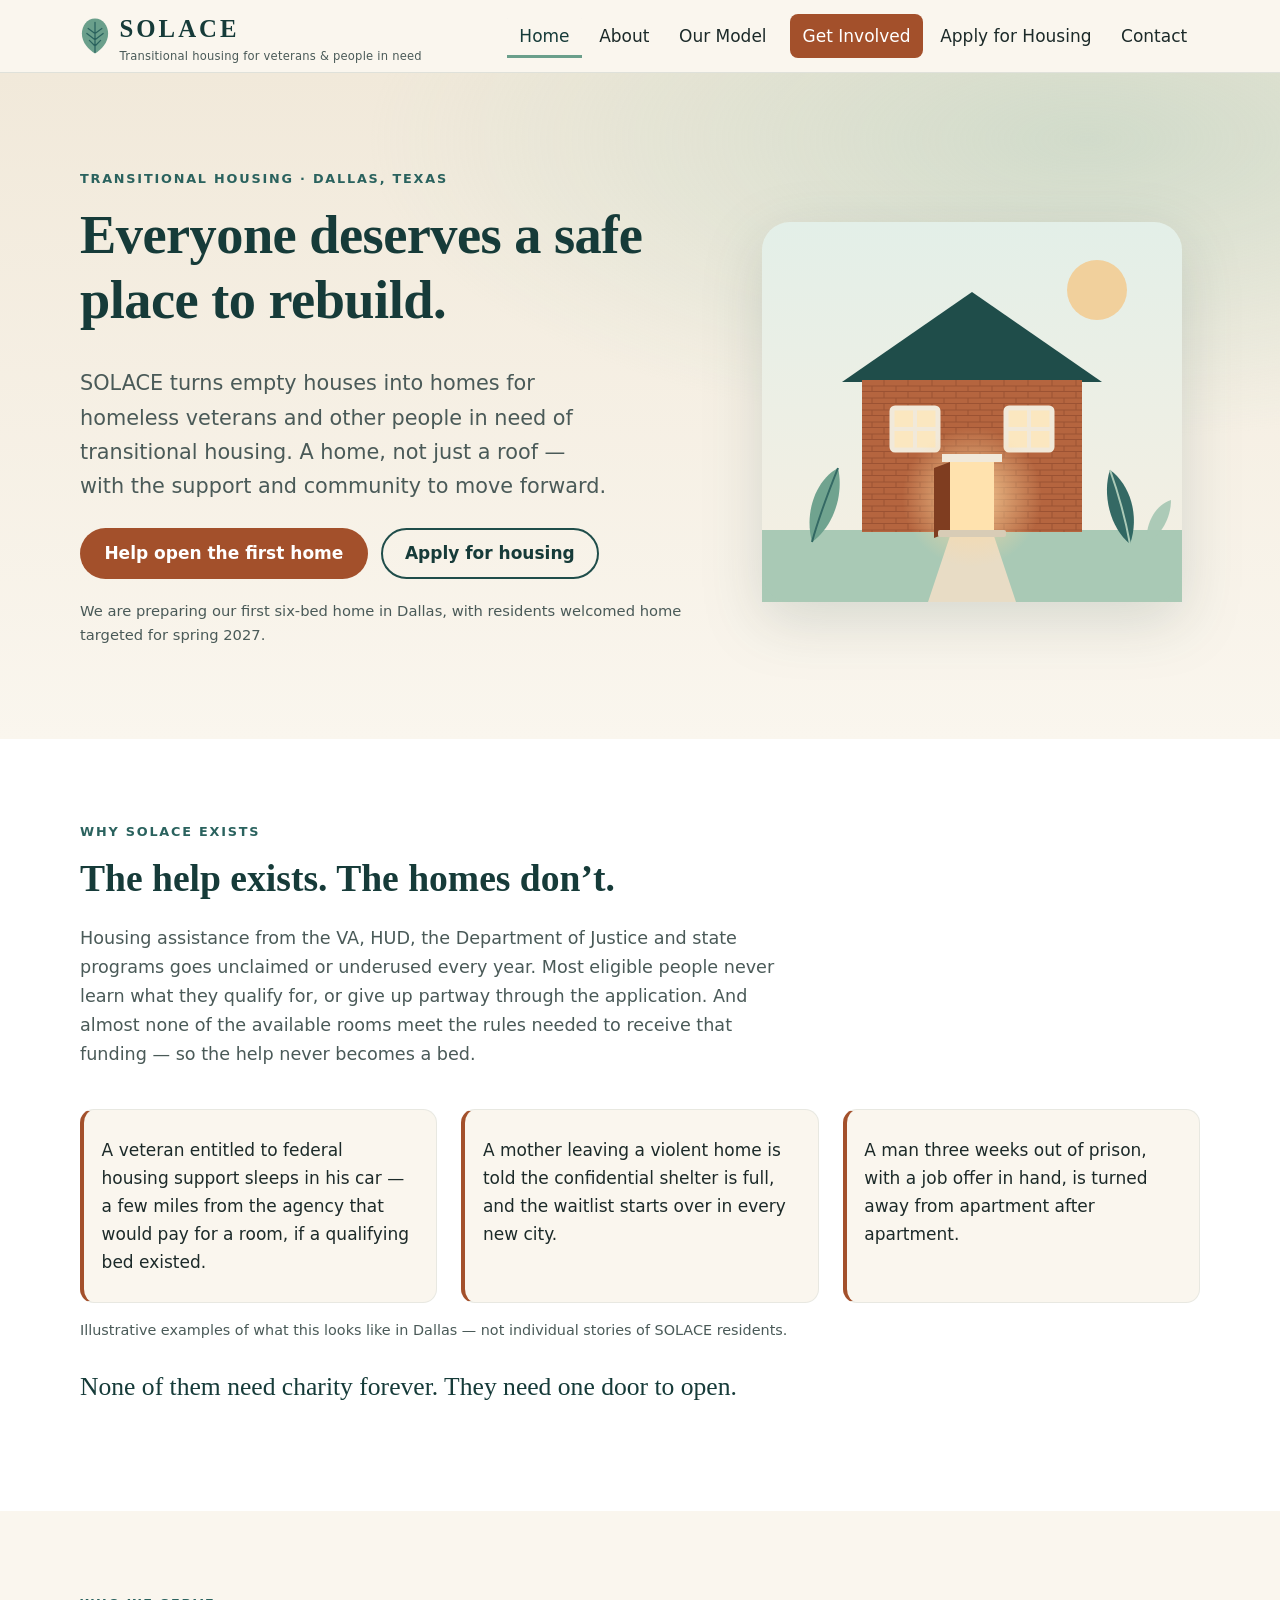
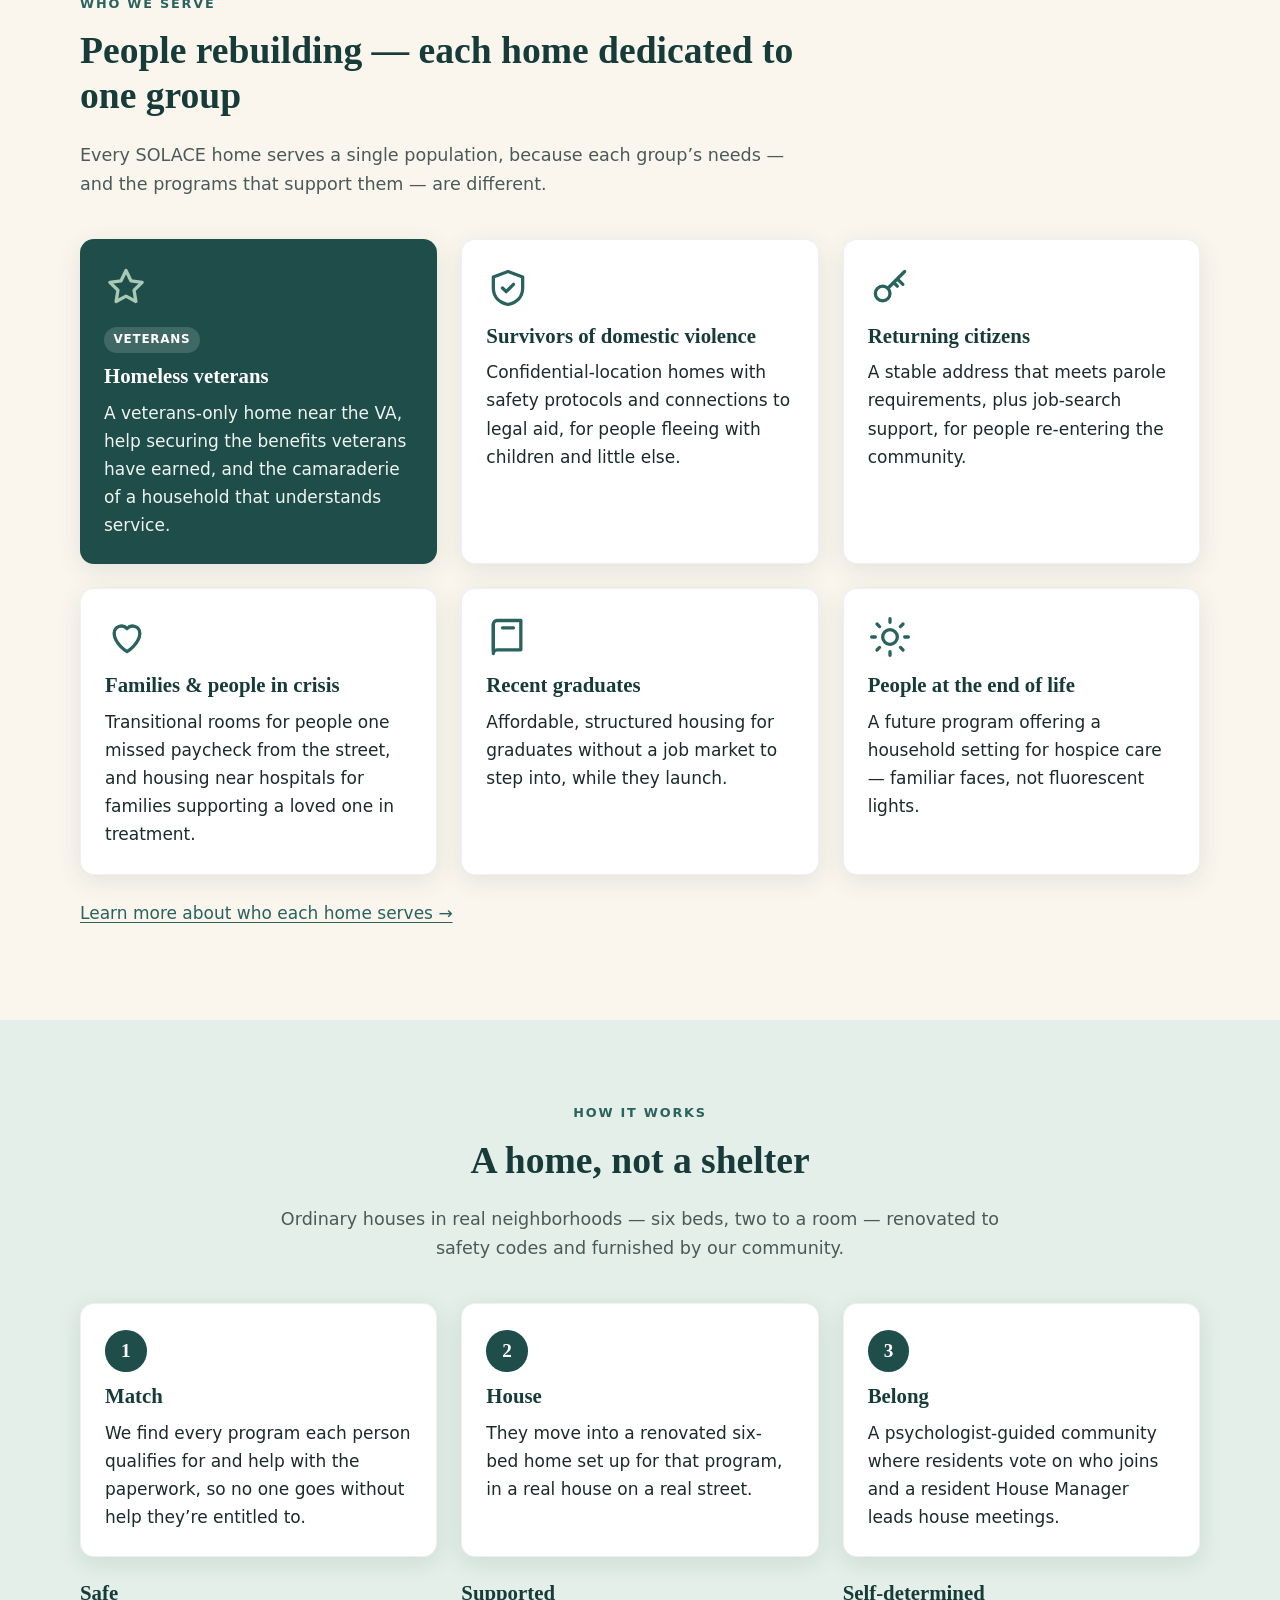
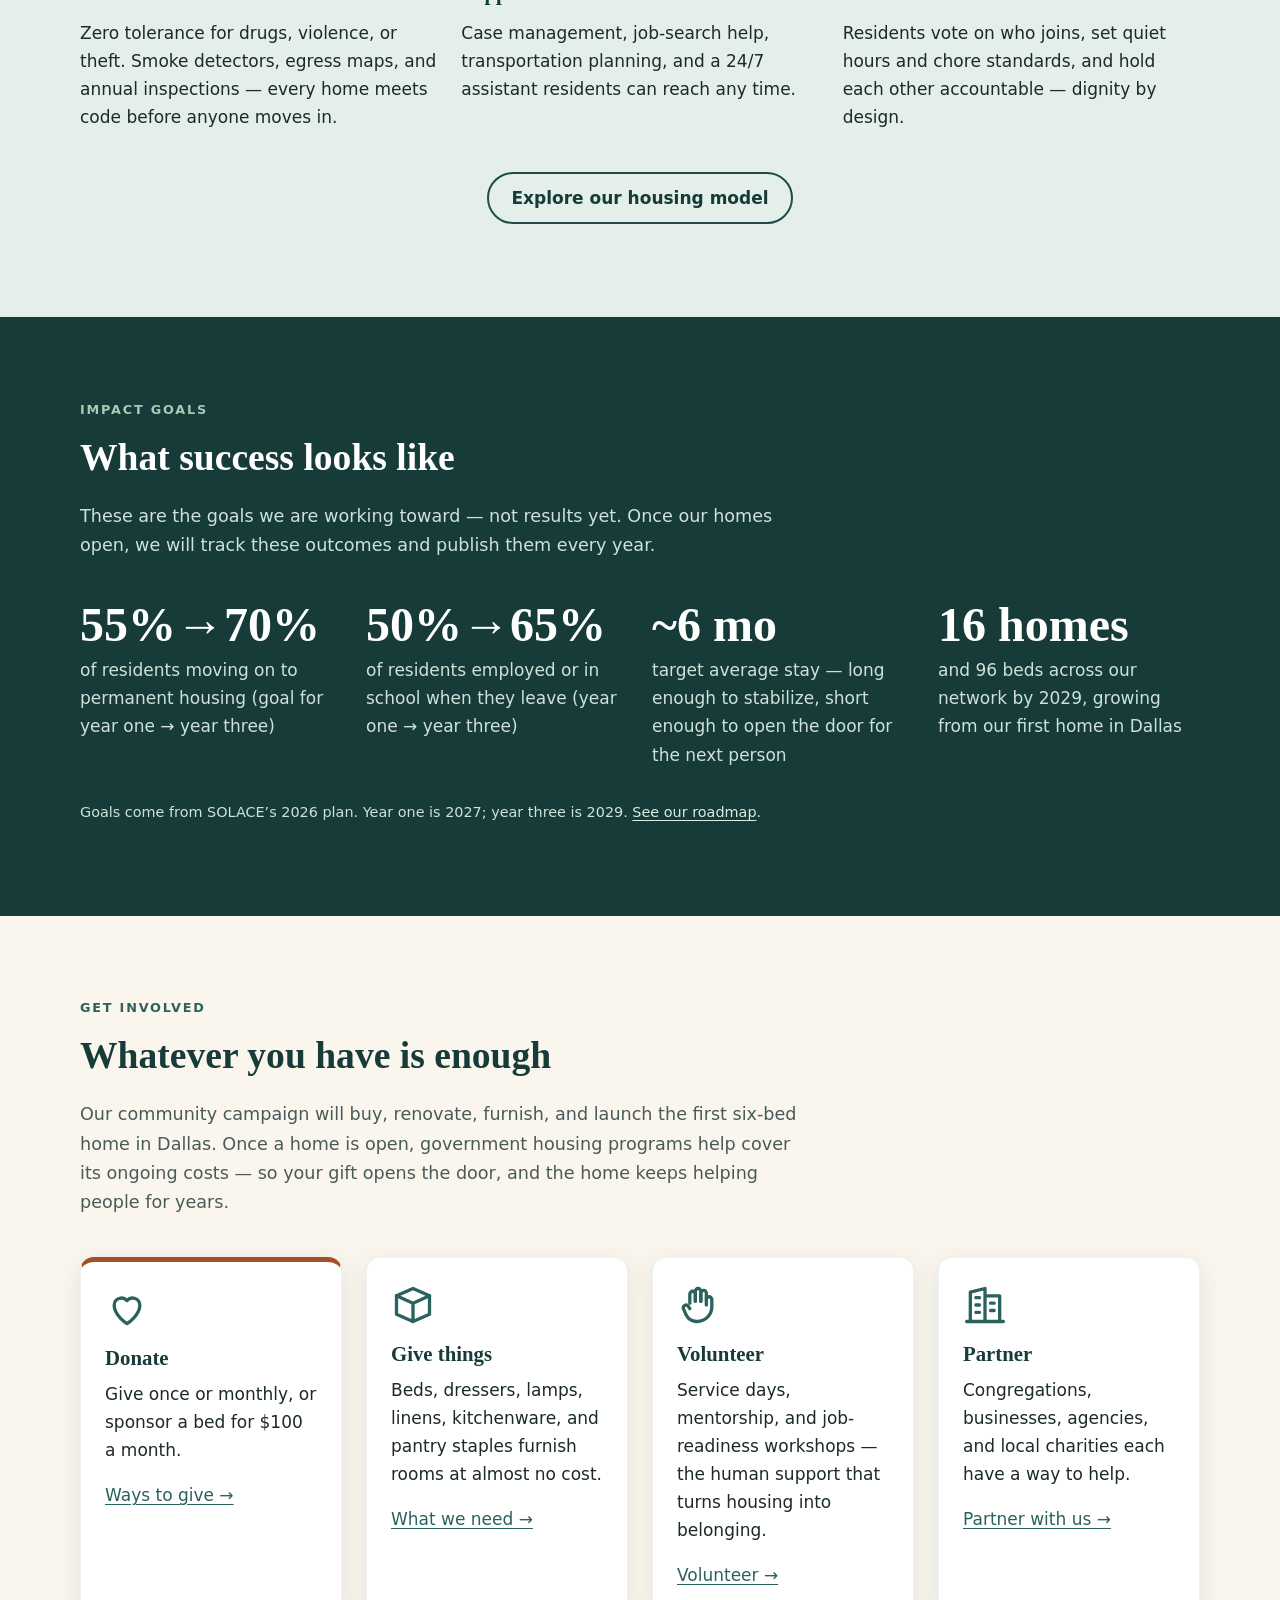
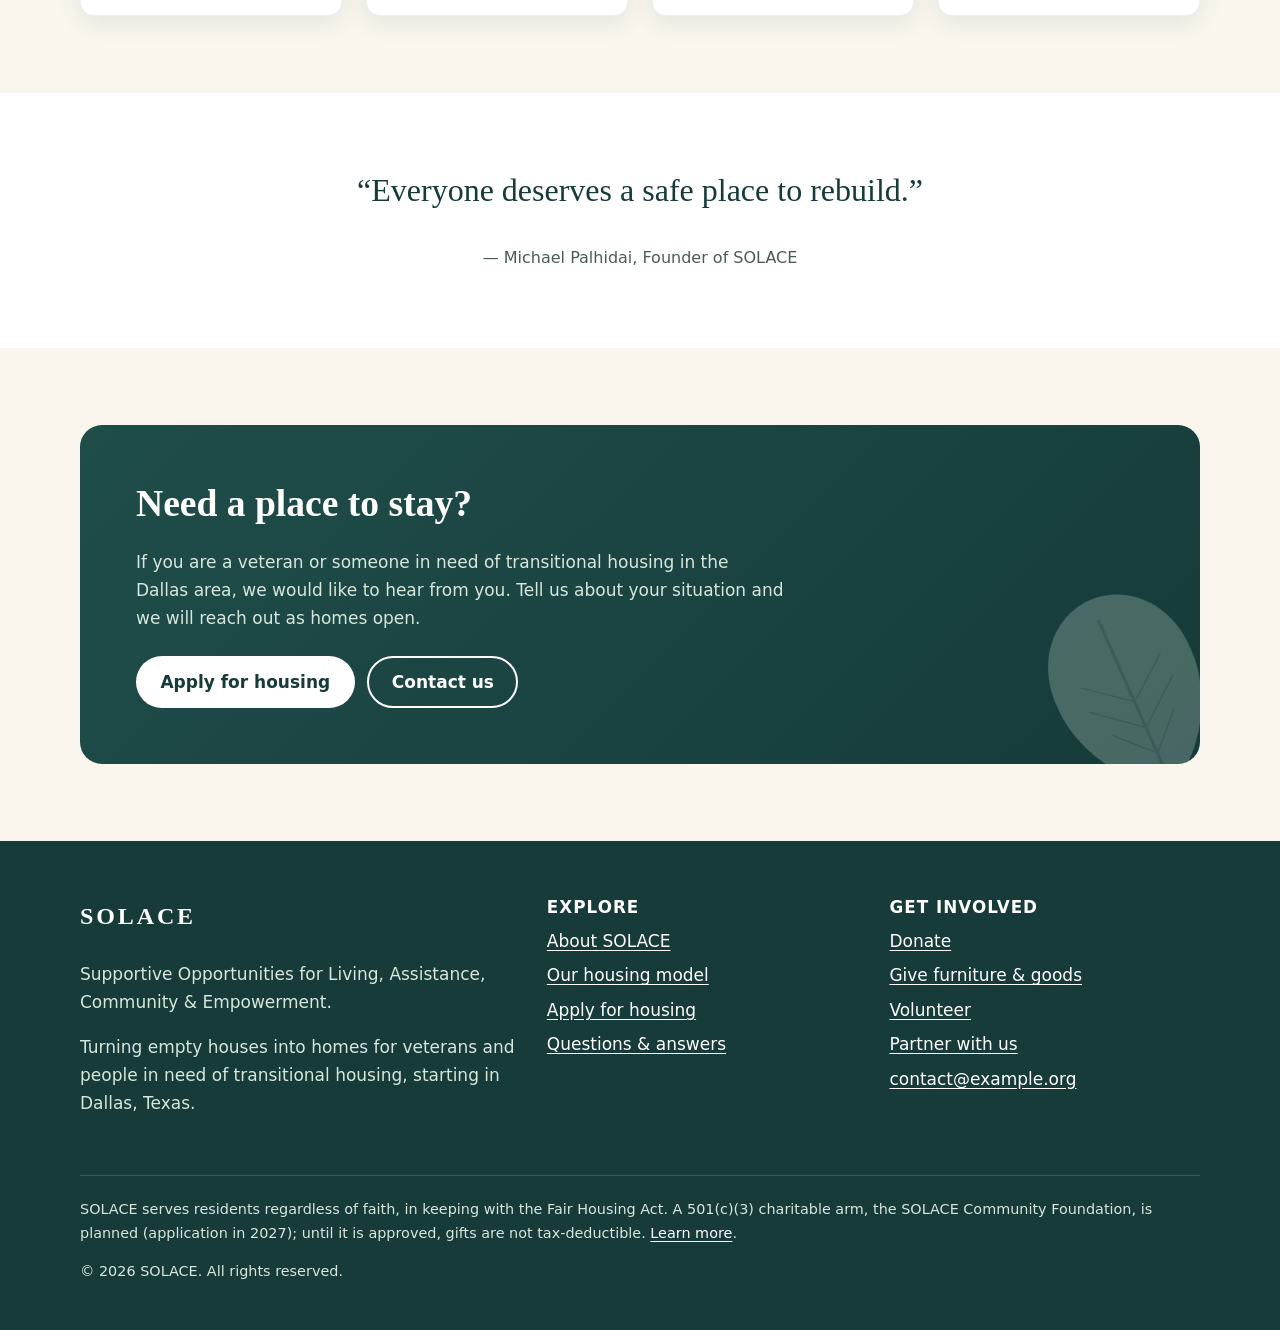
<file: index.html>
<!DOCTYPE html>
<html lang="en" class="no-js">
<head>
  <meta charset="utf-8">
  <meta name="viewport" content="width=device-width, initial-scale=1">
  <title>SOLACE — A safe place to rebuild</title>
  <meta name="description" content="SOLACE turns empty houses into homes for homeless veterans and people in need of transitional housing in Dallas, Texas.">
  <meta name="theme-color" content="#1f4d4a">
  <meta property="og:type" content="website">
  <meta property="og:site_name" content="SOLACE">
  <meta property="og:title" content="SOLACE — A safe place to rebuild">
  <meta property="og:description" content="SOLACE turns empty houses into homes for homeless veterans and people in need of transitional housing in Dallas, Texas.">
  <meta property="og:url" content="https://solacehomes.app/">
  <meta name="twitter:card" content="summary">
  <meta name="twitter:title" content="SOLACE — A safe place to rebuild">
  <meta name="twitter:description" content="SOLACE turns empty houses into homes for homeless veterans and people in need of transitional housing in Dallas, Texas.">
  <link rel="canonical" href="https://solacehomes.app/">
  <link rel="icon" href="images/favicon.svg" type="image/svg+xml">
  <link rel="stylesheet" href="css/styles.css">
  <script src="js/main.js" defer></script>
</head>
<body>
  <a class="skip-link" href="#main">Skip to main content</a>
  <header class="site-header">
    <div class="container header-inner">
      <a class="brand" href="index.html" aria-label="SOLACE home">
        <img src="images/logo-leaf.svg" alt="" width="30" height="38">
        <span><span class="brand-name">SOLACE</span><span class="brand-tag">Transitional housing for veterans &amp; people in need</span></span>
      </a>
      <button class="nav-toggle" type="button" aria-expanded="false" aria-controls="site-nav">
        <span class="nav-toggle-bars" aria-hidden="true"></span><span>Menu</span>
      </button>
      <nav class="site-nav" id="site-nav" aria-label="Main">
        <ul>
          <li><a href="index.html" aria-current="page">Home</a></li>
          <li><a href="about.html">About</a></li>
          <li><a href="programs.html">Our Model</a></li>
          <li class="nav-cta"><a href="get-involved.html">Get Involved</a></li>
          <li><a href="apply.html">Apply for Housing</a></li>
          <li><a href="contact.html">Contact</a></li>
        </ul>
      </nav>
    </div>
  </header>

  <main id="main">
    <section class="hero" aria-labelledby="hero-title">
      <div class="container hero-grid">
        <div>
          <span class="eyebrow">Transitional housing &middot; Dallas, Texas</span>
          <h1 id="hero-title">Everyone deserves a safe place to rebuild.</h1>
          <p class="lead">SOLACE turns empty houses into homes for homeless veterans and other people in need of transitional housing. A home, not just a roof &mdash; with the support and community to move forward.</p>
          <div class="btn-row">
            <a class="btn btn-primary" href="get-involved.html#donate">Help open the first home</a>
            <a class="btn btn-secondary" href="apply.html">Apply for housing</a>
          </div>
          <p class="hero-note">We are preparing our first six-bed home in Dallas, with residents welcomed home targeted for spring 2027.</p>
        </div>
        <div class="hero-art">
          <img src="images/hero-home.svg" alt="Illustration of a brick house on a quiet street with its front door open and warm light spilling out" width="440" height="400">
        </div>
      </div>
    </section>

    <section class="section section-alt" aria-labelledby="problem-title">
      <div class="container">
        <div class="section-head">
          <span class="eyebrow">Why SOLACE exists</span>
          <h2 id="problem-title">The help exists. The homes don&rsquo;t.</h2>
          <p>Housing assistance from the VA, HUD, the Department of Justice and state programs goes unclaimed or underused every year. Most eligible people never learn what they qualify for, or give up partway through the application. And almost none of the available rooms meet the rules needed to receive that funding &mdash; so the help never becomes a bed.</p>
        </div>
        <div class="grid grid-3">
          <div class="card vignette"><p>A veteran entitled to federal housing support sleeps in his car &mdash; a few miles from the agency that would pay for a room, if a qualifying bed existed.</p></div>
          <div class="card vignette"><p>A mother leaving a violent home is told the confidential shelter is full, and the waitlist starts over in every new city.</p></div>
          <div class="card vignette"><p>A man three weeks out of prison, with a job offer in hand, is turned away from apartment after apartment.</p></div>
        </div>
        <p class="fineprint mt-1">Illustrative examples of what this looks like in Dallas &mdash; not individual stories of SOLACE residents.</p>
        <p class="pull">None of them need charity forever. They need one door to open.</p>
      </div>
    </section>

    <section class="section" aria-labelledby="serve-title">
      <div class="container">
        <div class="section-head">
          <span class="eyebrow">Who we serve</span>
          <h2 id="serve-title">People rebuilding &mdash; each home dedicated to one group</h2>
          <p>Every SOLACE home serves a single population, because each group&rsquo;s needs &mdash; and the programs that support them &mdash; are different.</p>
        </div>
        <div class="grid grid-3">
          <article class="card card-veteran">
            <svg class="icon" viewBox="0 0 24 24" fill="none" stroke="currentColor" stroke-width="1.8" stroke-linecap="round" stroke-linejoin="round" aria-hidden="true" focusable="false"><path d="M12 3l2.7 5.6 6.1.9-4.4 4.3 1 6.1L12 17l-5.4 2.9 1-6.1L3.2 9.5l6.1-.9z"/></svg>
            <span class="tag">Veterans</span>
            <h3>Homeless veterans</h3>
            <p>A veterans-only home near the VA, help securing the benefits veterans have earned, and the camaraderie of a household that understands service.</p>
          </article>
          <article class="card">
            <svg class="icon" viewBox="0 0 24 24" fill="none" stroke="currentColor" stroke-width="1.8" stroke-linecap="round" stroke-linejoin="round" aria-hidden="true" focusable="false"><path d="M12 3l8 3v6c0 5-3.5 8-8 9-4.5-1-8-4-8-9V6z"/><path d="M9 12l2 2 4-4"/></svg>
            <h3>Survivors of domestic violence</h3>
            <p>Confidential-location homes with safety protocols and connections to legal aid, for people fleeing with children and little else.</p>
          </article>
          <article class="card">
            <svg class="icon" viewBox="0 0 24 24" fill="none" stroke="currentColor" stroke-width="1.8" stroke-linecap="round" stroke-linejoin="round" aria-hidden="true" focusable="false"><circle cx="8" cy="15" r="4"/><path d="M11 12l9-9M16 7l3 3M14 9l2 2"/></svg>
            <h3>Returning citizens</h3>
            <p>A stable address that meets parole requirements, plus job-search support, for people re-entering the community.</p>
          </article>
          <article class="card">
            <svg class="icon" viewBox="0 0 24 24" fill="none" stroke="currentColor" stroke-width="1.8" stroke-linecap="round" stroke-linejoin="round" aria-hidden="true" focusable="false"><path d="M12 20s-7-4.4-7-10a4 4 0 0 1 7-2.6A4 4 0 0 1 19 10c0 5.6-7 10-7 10z"/></svg>
            <h3>Families &amp; people in crisis</h3>
            <p>Transitional rooms for people one missed paycheck from the street, and housing near hospitals for families supporting a loved one in treatment.</p>
          </article>
          <article class="card">
            <svg class="icon" viewBox="0 0 24 24" fill="none" stroke="currentColor" stroke-width="1.8" stroke-linecap="round" stroke-linejoin="round" aria-hidden="true" focusable="false"><path d="M4 5a2 2 0 0 1 2-2h13v16H6a2 2 0 0 0-2 2z"/><path d="M4 19V5"/><path d="M9 7h6"/></svg>
            <h3>Recent graduates</h3>
            <p>Affordable, structured housing for graduates without a job market to step into, while they launch.</p>
          </article>
          <article class="card">
            <svg class="icon" viewBox="0 0 24 24" fill="none" stroke="currentColor" stroke-width="1.8" stroke-linecap="round" stroke-linejoin="round" aria-hidden="true" focusable="false"><circle cx="12" cy="12" r="4"/><path d="M12 2v2M12 20v2M2 12h2M20 12h2M4.9 4.9l1.4 1.4M17.7 17.7l1.4 1.4M4.9 19.1l1.4-1.4M17.7 6.3l1.4-1.4"/></svg>
            <h3>People at the end of life</h3>
            <p>A future program offering a household setting for hospice care &mdash; familiar faces, not fluorescent lights.</p>
          </article>
        </div>
        <p class="mt-2"><a href="programs.html#populations">Learn more about who each home serves &rarr;</a></p>
      </div>
    </section>

    <section class="section section-sage" aria-labelledby="how-title">
      <div class="container">
        <div class="section-head center">
          <span class="eyebrow">How it works</span>
          <h2 id="how-title">A home, not a shelter</h2>
          <p>Ordinary houses in real neighborhoods &mdash; six beds, two to a room &mdash; renovated to safety codes and furnished by our community.</p>
        </div>
        <ol class="steps grid grid-3">
          <li class="card"><span class="step-num" aria-hidden="true">1</span><h3>Match</h3><p>We find every program each person qualifies for and help with the paperwork, so no one goes without help they&rsquo;re entitled to.</p></li>
          <li class="card"><span class="step-num" aria-hidden="true">2</span><h3>House</h3><p>They move into a renovated six-bed home set up for that program, in a real house on a real street.</p></li>
          <li class="card"><span class="step-num" aria-hidden="true">3</span><h3>Belong</h3><p>A psychologist-guided community where residents vote on who joins and a resident House Manager leads house meetings.</p></li>
        </ol>
        <div class="grid grid-3 mt-2">
          <div><h3>Safe</h3><p>Zero tolerance for drugs, violence, or theft. Smoke detectors, egress maps, and annual inspections &mdash; every home meets code before anyone moves in.</p></div>
          <div><h3>Supported</h3><p>Case management, job-search help, transportation planning, and a 24/7 assistant residents can reach any time.</p></div>
          <div><h3>Self-determined</h3><p>Residents vote on who joins, set quiet hours and chore standards, and hold each other accountable &mdash; dignity by design.</p></div>
        </div>
        <p class="center mt-2"><a class="btn btn-secondary" href="programs.html">Explore our housing model</a></p>
      </div>
    </section>

    <section class="section section-dark" aria-labelledby="impact-title">
      <div class="container">
        <div class="section-head">
          <span class="eyebrow">Impact goals</span>
          <h2 id="impact-title">What success looks like</h2>
          <p>These are the goals we are working toward &mdash; not results yet. Once our homes open, we will track these outcomes and publish them every year.</p>
        </div>
        <div class="grid grid-4">
          <div class="stat"><span class="stat-number">55%&rarr;70%</span><span class="stat-label">of residents moving on to permanent housing (goal for year one &rarr; year three)</span></div>
          <div class="stat"><span class="stat-number">50%&rarr;65%</span><span class="stat-label">of residents employed or in school when they leave (year one &rarr; year three)</span></div>
          <div class="stat"><span class="stat-number">~6 mo</span><span class="stat-label">target average stay &mdash; long enough to stabilize, short enough to open the door for the next person</span></div>
          <div class="stat"><span class="stat-number">16 homes</span><span class="stat-label">and 96 beds across our network by 2029, growing from our first home in Dallas</span></div>
        </div>
        <p class="fineprint mt-3">Goals come from SOLACE&rsquo;s 2026 plan. Year one is 2027; year three is 2029. <a href="about.html#roadmap">See our roadmap</a>.</p>
      </div>
    </section>

    <section class="section" aria-labelledby="involved-title">
      <div class="container">
        <div class="section-head">
          <span class="eyebrow">Get involved</span>
          <h2 id="involved-title">Whatever you have is enough</h2>
          <p>Our community campaign will buy, renovate, furnish, and launch the first six-bed home in Dallas. Once a home is open, government housing programs help cover its ongoing costs &mdash; so your gift opens the door, and the home keeps helping people for years.</p>
        </div>
        <div class="grid grid-4">
          <article class="card card-featured"><svg class="icon" viewBox="0 0 24 24" fill="none" stroke="currentColor" stroke-width="1.8" stroke-linecap="round" stroke-linejoin="round" aria-hidden="true" focusable="false"><path d="M12 20s-7-4.4-7-10a4 4 0 0 1 7-2.6A4 4 0 0 1 19 10c0 5.6-7 10-7 10z"/></svg><h3>Donate</h3><p>Give once or monthly, or sponsor a bed for $100 a month.</p><a href="get-involved.html#donate">Ways to give &rarr;</a></article>
          <article class="card"><svg class="icon" viewBox="0 0 24 24" fill="none" stroke="currentColor" stroke-width="1.8" stroke-linecap="round" stroke-linejoin="round" aria-hidden="true" focusable="false"><path d="M3 7l9-4 9 4v10l-9 4-9-4z"/><path d="M3 7l9 4 9-4M12 11v10"/></svg><h3>Give things</h3><p>Beds, dressers, lamps, linens, kitchenware, and pantry staples furnish rooms at almost no cost.</p><a href="get-involved.html#give-items">What we need &rarr;</a></article>
          <article class="card"><svg class="icon" viewBox="0 0 24 24" fill="none" stroke="currentColor" stroke-width="1.8" stroke-linecap="round" stroke-linejoin="round" aria-hidden="true" focusable="false"><path d="M7 11V6a1.5 1.5 0 0 1 3 0v4"/><path d="M10 10V4.5a1.5 1.5 0 0 1 3 0V10"/><path d="M13 10V5.5a1.5 1.5 0 0 1 3 0V12"/><path d="M16 9a1.5 1.5 0 0 1 3 0v4a8 8 0 0 1-8 8h-.5A6.5 6.5 0 0 1 5 17.5L3.5 14a1.5 1.5 0 0 1 2.6-1.4L7 14"/></svg><h3>Volunteer</h3><p>Service days, mentorship, and job-readiness workshops &mdash; the human support that turns housing into belonging.</p><a href="get-involved.html#volunteer">Volunteer &rarr;</a></article>
          <article class="card"><svg class="icon" viewBox="0 0 24 24" fill="none" stroke="currentColor" stroke-width="1.8" stroke-linecap="round" stroke-linejoin="round" aria-hidden="true" focusable="false"><path d="M4 21V5l8-2v18M12 7h8v14"/><path d="M7 8h2M7 12h2M7 16h2M15 11h2M15 15h2"/><path d="M2 21h20"/></svg><h3>Partner</h3><p>Congregations, businesses, agencies, and local charities each have a way to help.</p><a href="get-involved.html#partner">Partner with us &rarr;</a></article>
        </div>
      </div>
    </section>

    <section class="section section-alt" aria-label="A word from our founder">
      <div class="container narrow center">
        <blockquote class="quote">
          <p>&ldquo;Everyone deserves a safe place to rebuild.&rdquo;</p>
        </blockquote>
        <span class="quote-cite">&mdash; Michael Palhidai, Founder of SOLACE</span>
      </div>
    </section>

    <section class="section">
      <div class="container">
        <div class="cta-band">
          <h2>Need a place to stay?</h2>
          <p>If you are a veteran or someone in need of transitional housing in the Dallas area, we would like to hear from you. Tell us about your situation and we will reach out as homes open.</p>
          <div class="btn-row"><a class="btn btn-light" href="apply.html">Apply for housing</a><a class="btn btn-outline-light" href="contact.html">Contact us</a></div>
          <img class="leaf-deco" src="images/leaf-4.png" alt="" width="240" height="300">
        </div>
      </div>
    </section>

  </main>

  <footer class="site-footer">
    <div class="container">
      <div class="footer-grid">
        <div>
          <p class="footer-brand">SOLACE</p>
          <p>Supportive Opportunities for Living, Assistance, Community &amp; Empowerment.</p>
          <p>Turning empty houses into homes for veterans and people in need of transitional housing, starting in Dallas, Texas.</p>
        </div>
        <div>
          <h2>Explore</h2>
          <ul>
            <li><a href="about.html">About SOLACE</a></li>
            <li><a href="programs.html">Our housing model</a></li>
            <li><a href="apply.html">Apply for housing</a></li>
            <li><a href="contact.html#faq">Questions &amp; answers</a></li>
          </ul>
        </div>
        <div>
          <h2>Get involved</h2>
          <ul>
            <li><a href="get-involved.html#donate">Donate</a></li>
            <li><a href="get-involved.html#give-items">Give furniture &amp; goods</a></li>
            <li><a href="get-involved.html#volunteer">Volunteer</a></li>
            <li><a href="get-involved.html#partner">Partner with us</a></li>
            <!-- TODO: replace with the real contact email address -->
            <li><a href="mailto:contact@example.org">contact@example.org</a></li>
          </ul>
        </div>
      </div>
      <div class="footer-bottom">
        <p>SOLACE serves residents regardless of faith, in keeping with the Fair Housing Act. A 501(c)(3) charitable arm, the SOLACE Community Foundation, is planned (application in 2027); until it is approved, gifts are not tax-deductible. <a href="contact.html#faq">Learn more</a>.</p>
        <p>&copy; <span id="year">2026</span> SOLACE. All rights reserved.</p>
      </div>
    </div>
  </footer>
</body>
</html>
</file>
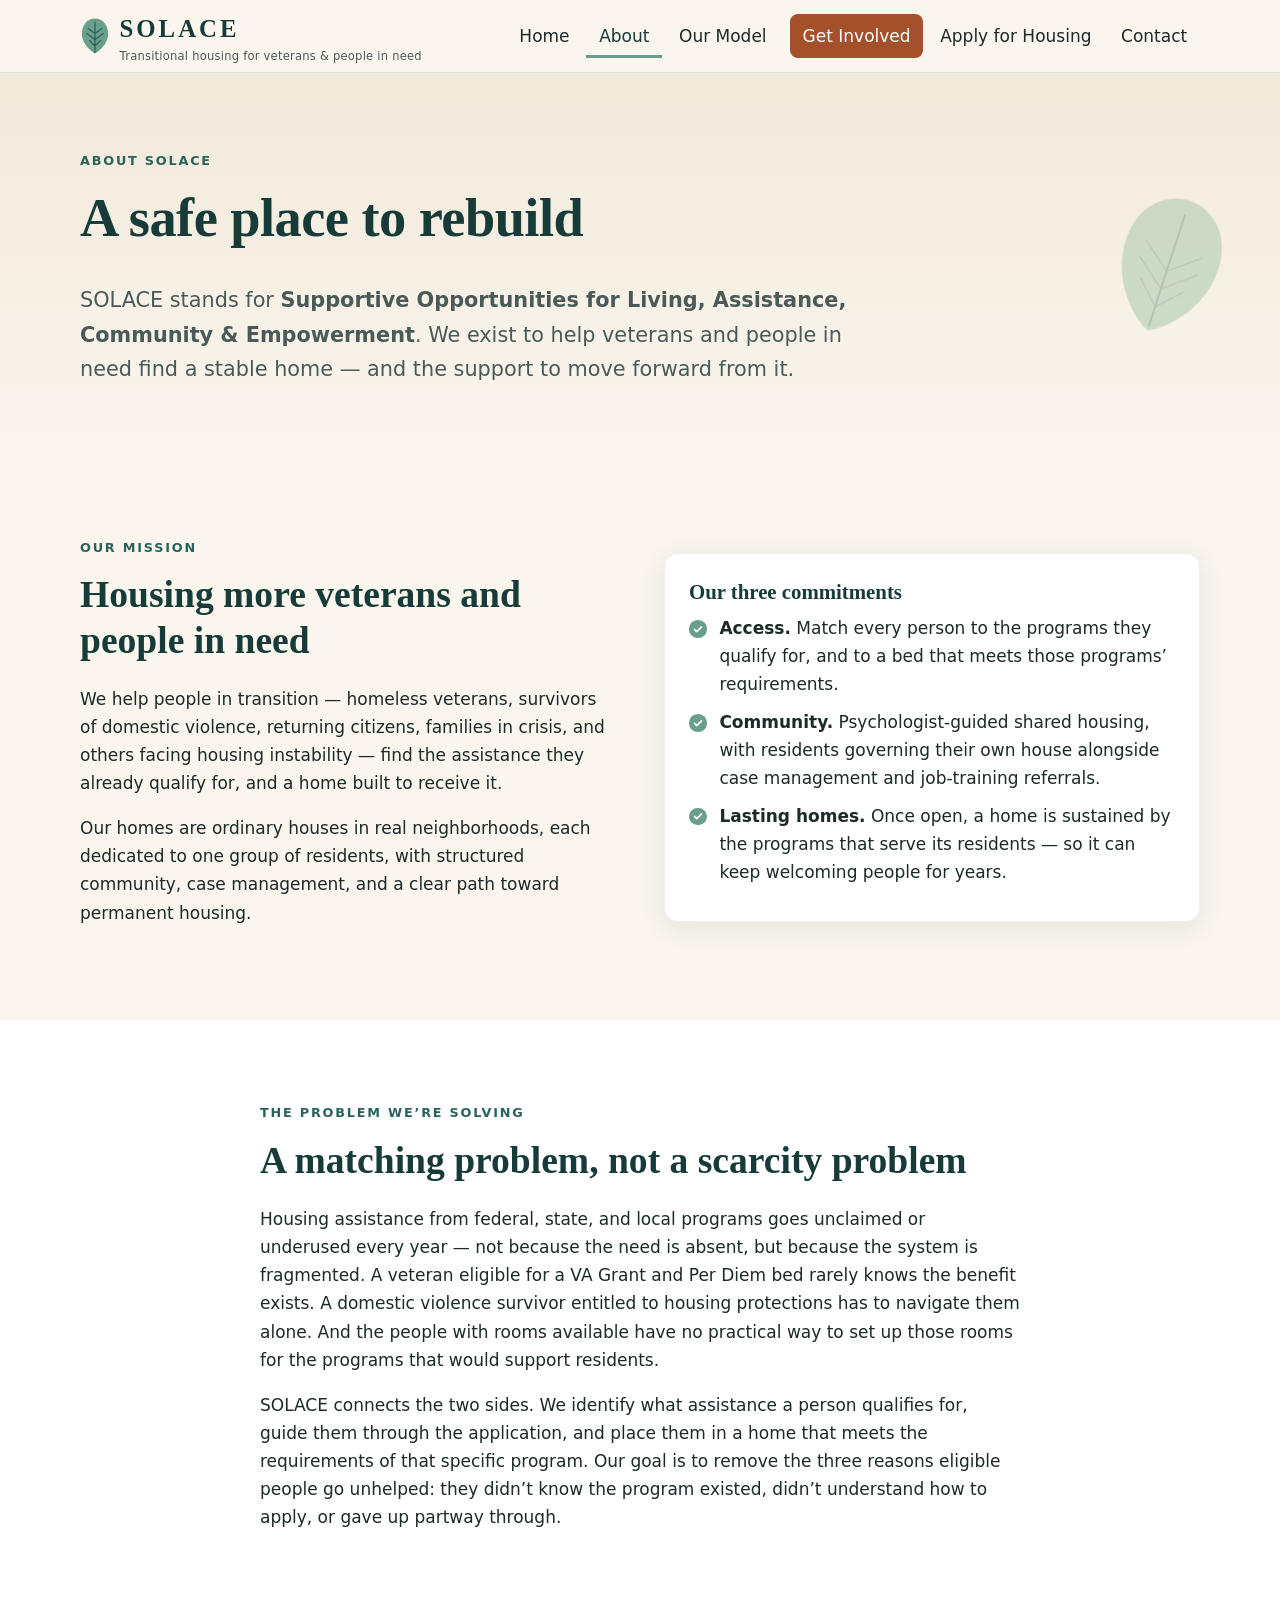
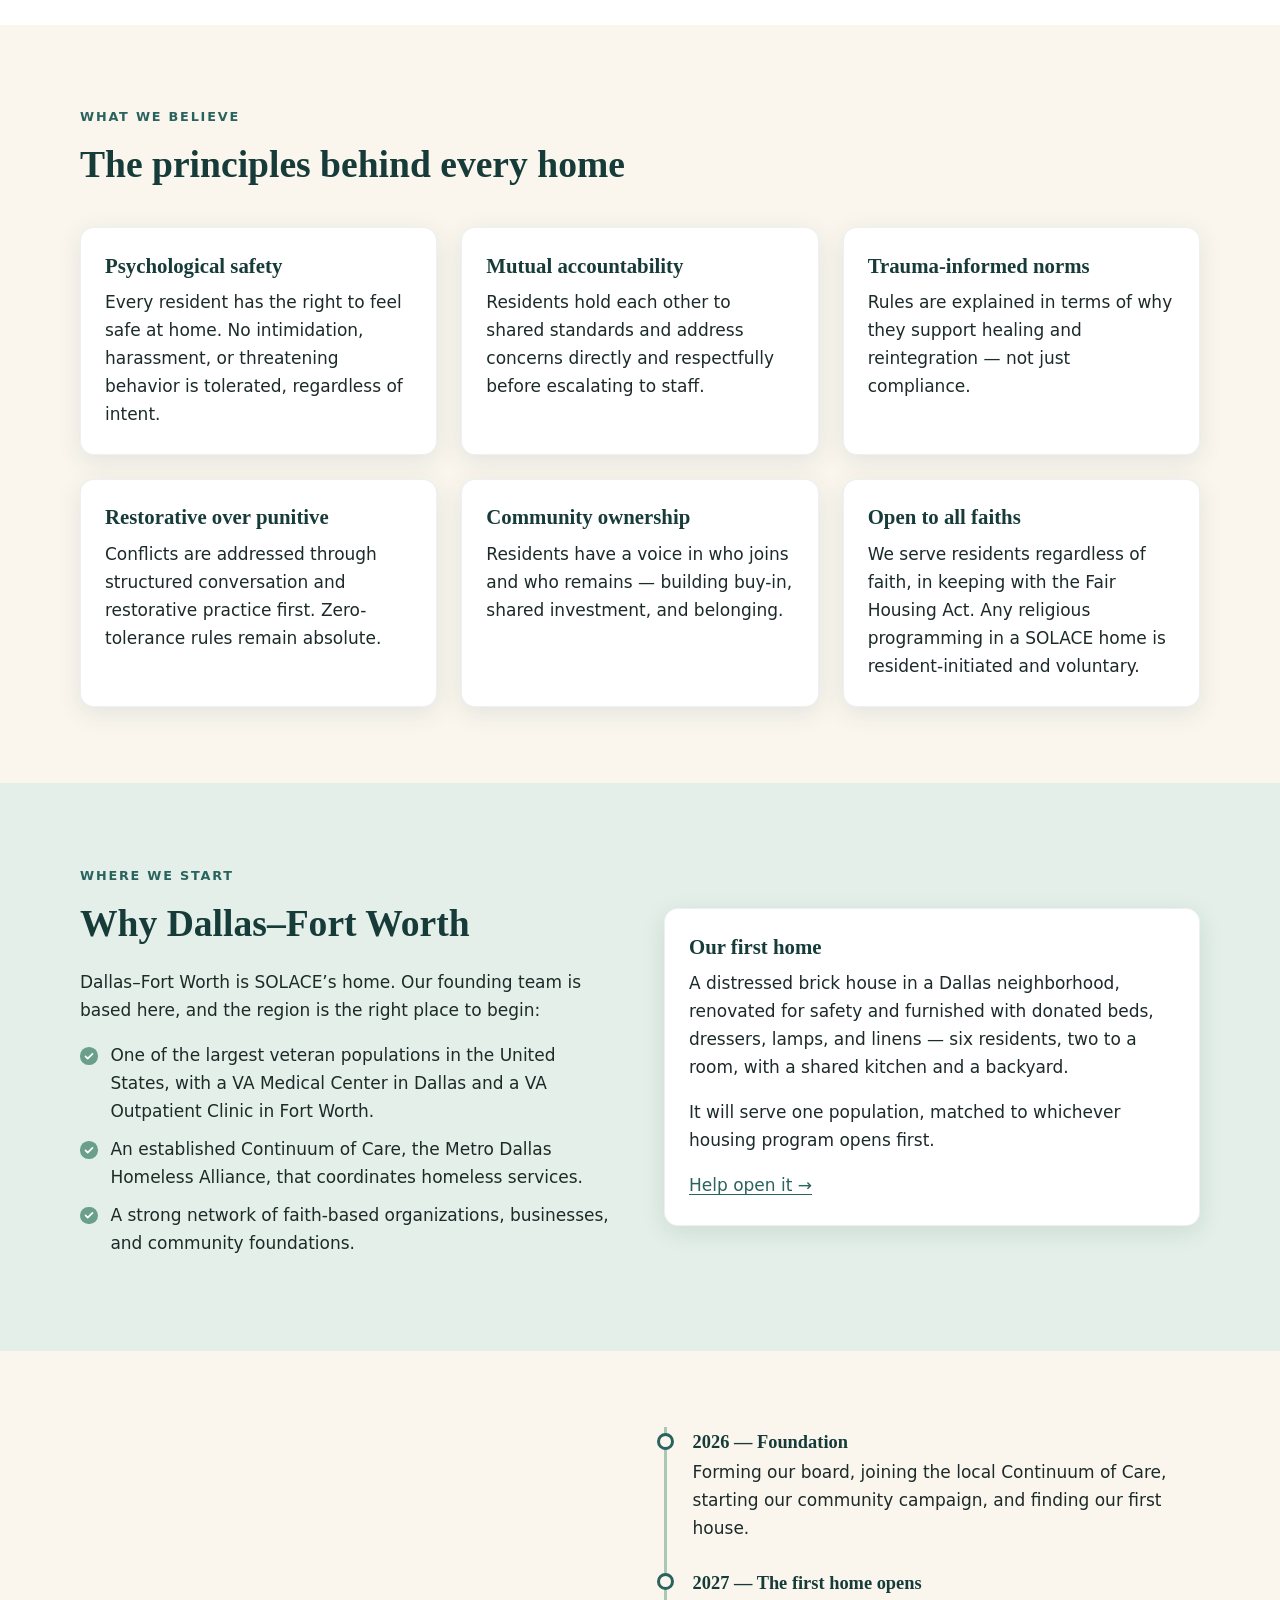
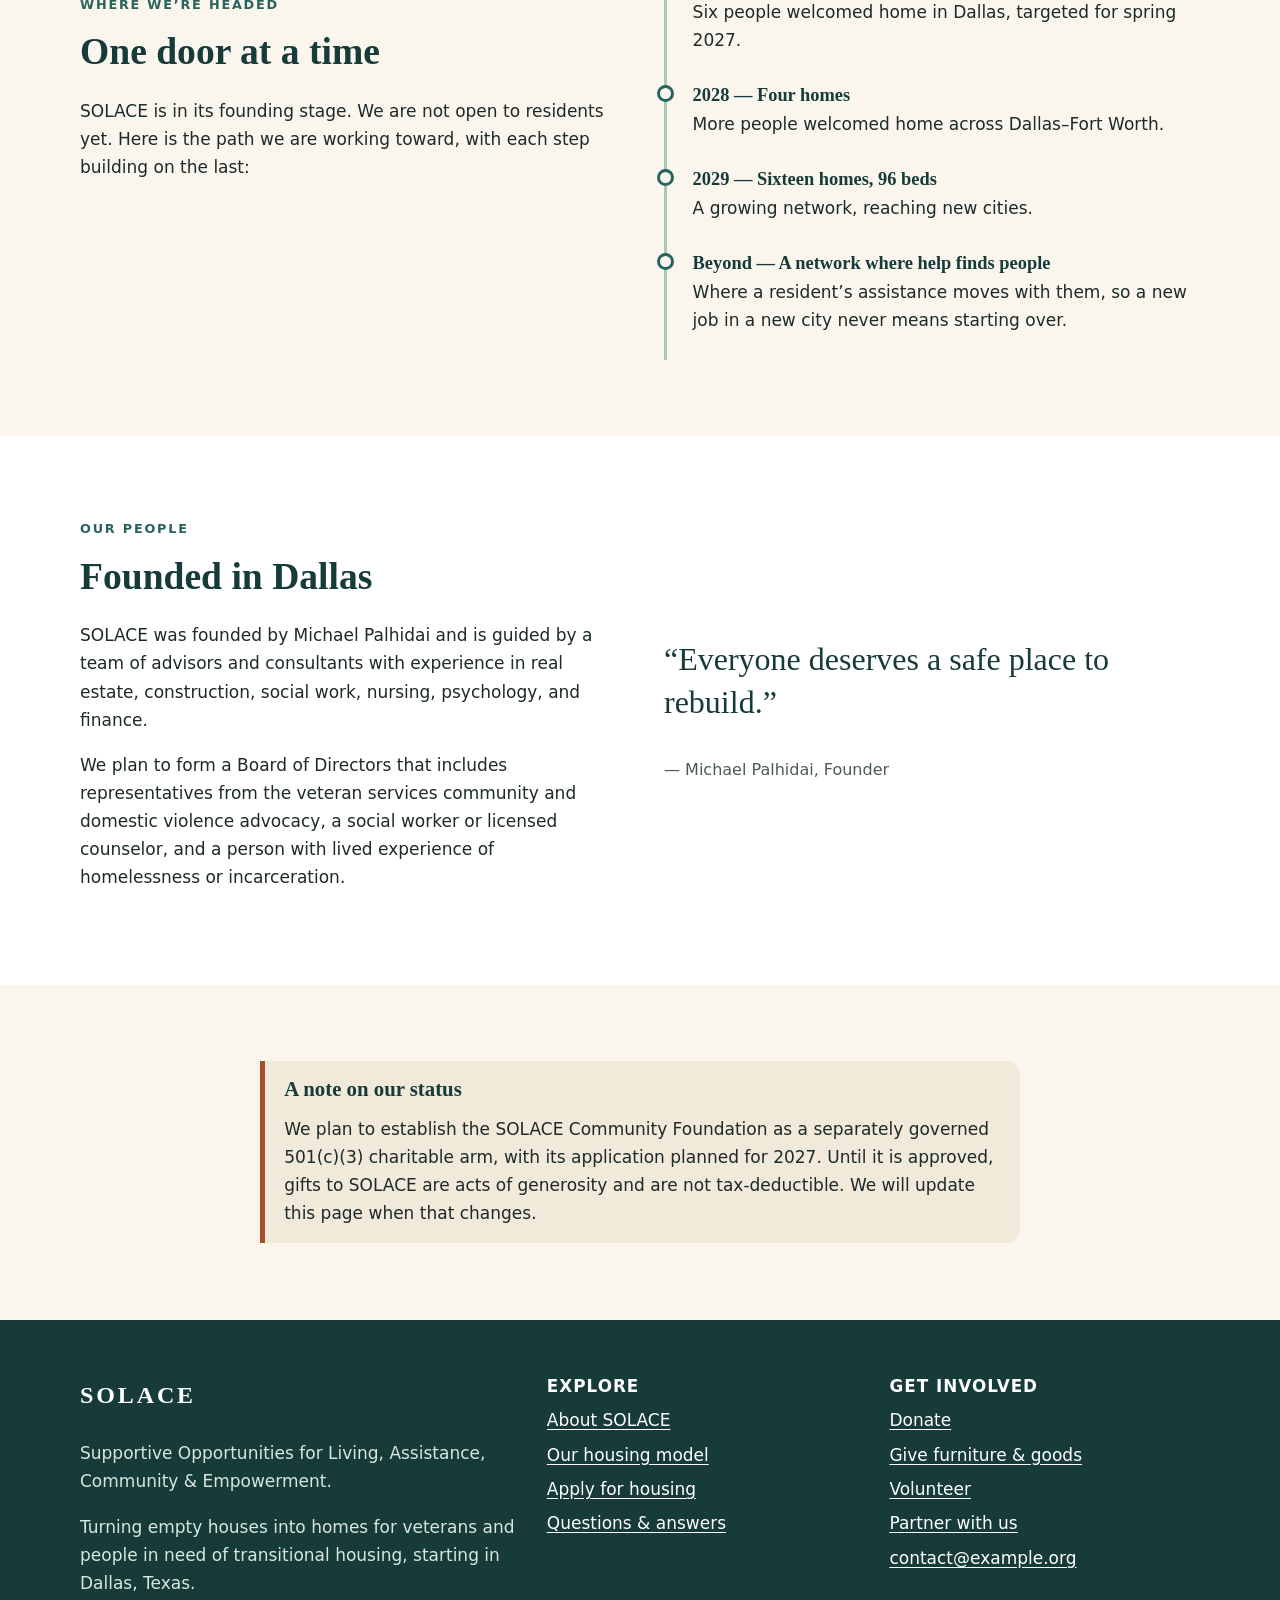
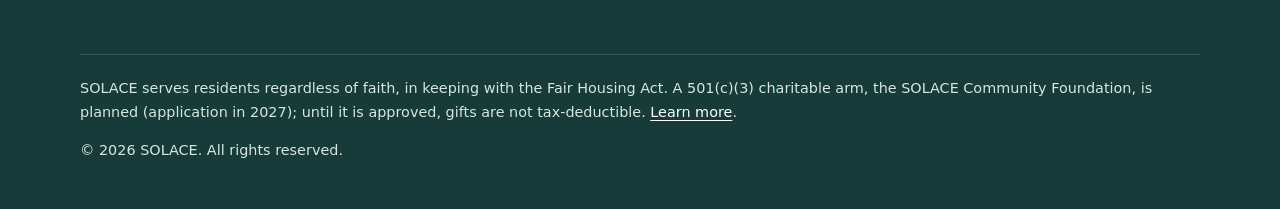
<file: about.html>
<!DOCTYPE html>
<html lang="en" class="no-js">
<head>
  <meta charset="utf-8">
  <meta name="viewport" content="width=device-width, initial-scale=1">
  <title>About | SOLACE</title>
  <meta name="description" content="Learn about SOLACE's mission to house more veterans and people in need, the principles behind our homes, and our path from one Dallas home to a growing network.">
  <meta name="theme-color" content="#1f4d4a">
  <link rel="icon" href="images/favicon.svg" type="image/svg+xml">
  <link rel="canonical" href="https://solacehomes.app/about.html">
  <meta property="og:type" content="website">
  <meta property="og:site_name" content="SOLACE">
  <meta property="og:title" content="About | SOLACE">
  <meta property="og:description" content="Learn about SOLACE's mission to house more veterans and people in need, the principles behind our homes, and our path from one Dallas home to a growing network.">
  <meta property="og:url" content="https://solacehomes.app/about.html">
  <link rel="stylesheet" href="css/styles.css">
  <script src="js/main.js" defer></script>
</head>
<body>
  <a class="skip-link" href="#main">Skip to main content</a>
  <header class="site-header">
    <div class="container header-inner">
      <a class="brand" href="index.html" aria-label="SOLACE home">
        <img src="images/logo-leaf.svg" alt="" width="30" height="38">
        <span><span class="brand-name">SOLACE</span><span class="brand-tag">Transitional housing for veterans &amp; people in need</span></span>
      </a>
      <button class="nav-toggle" type="button" aria-expanded="false" aria-controls="site-nav">
        <span class="nav-toggle-bars" aria-hidden="true"></span><span>Menu</span>
      </button>
      <nav class="site-nav" id="site-nav" aria-label="Main">
        <ul>
          <li><a href="index.html">Home</a></li>
          <li><a href="about.html" aria-current="page">About</a></li>
          <li><a href="programs.html">Our Model</a></li>
          <li class="nav-cta"><a href="get-involved.html">Get Involved</a></li>
          <li><a href="apply.html">Apply for Housing</a></li>
          <li><a href="contact.html">Contact</a></li>
        </ul>
      </nav>
    </div>
  </header>

  <main id="main">
    <section class="page-hero" aria-labelledby="page-title">
      <div class="container">
        <span class="eyebrow">About SOLACE</span>
        <h1 id="page-title">A safe place to rebuild</h1>
        <p class="lead">SOLACE stands for <strong>Supportive Opportunities for Living, Assistance, Community &amp; Empowerment</strong>. We exist to help veterans and people in need find a stable home &mdash; and the support to move forward from it.</p>
      </div>
      <img class="leaf-deco" src="images/leaf-2.png" alt="" width="240" height="300">
    </section>

    <section class="section" aria-labelledby="mission-title">
      <div class="container split">
        <div>
          <span class="eyebrow">Our mission</span>
          <h2 id="mission-title">Housing more veterans and people in need</h2>
          <p>We help people in transition &mdash; homeless veterans, survivors of domestic violence, returning citizens, families in crisis, and others facing housing instability &mdash; find the assistance they already qualify for, and a home built to receive it.</p>
          <p>Our homes are ordinary houses in real neighborhoods, each dedicated to one group of residents, with structured community, case management, and a clear path toward permanent housing.</p>
        </div>
        <div class="card">
          <h3>Our three commitments</h3>
          <ul class="checklist">
            <li><strong>Access.</strong> Match every person to the programs they qualify for, and to a bed that meets those programs&rsquo; requirements.</li>
            <li><strong>Community.</strong> Psychologist-guided shared housing, with residents governing their own house alongside case management and job-training referrals.</li>
            <li><strong>Lasting homes.</strong> Once open, a home is sustained by the programs that serve its residents &mdash; so it can keep welcoming people for years.</li>
          </ul>
        </div>
      </div>
    </section>

    <section class="section section-alt" aria-labelledby="why-title">
      <div class="container narrow">
        <span class="eyebrow">The problem we&rsquo;re solving</span>
        <h2 id="why-title">A matching problem, not a scarcity problem</h2>
        <p>Housing assistance from federal, state, and local programs goes unclaimed or underused every year &mdash; not because the need is absent, but because the system is fragmented. A veteran eligible for a VA Grant and Per Diem bed rarely knows the benefit exists. A domestic violence survivor entitled to housing protections has to navigate them alone. And the people with rooms available have no practical way to set up those rooms for the programs that would support residents.</p>
        <p>SOLACE connects the two sides. We identify what assistance a person qualifies for, guide them through the application, and place them in a home that meets the requirements of that specific program. Our goal is to remove the three reasons eligible people go unhelped: they didn&rsquo;t know the program existed, didn&rsquo;t understand how to apply, or gave up partway through.</p>
      </div>
    </section>

    <section class="section" aria-labelledby="values-title">
      <div class="container">
        <div class="section-head">
          <span class="eyebrow">What we believe</span>
          <h2 id="values-title">The principles behind every home</h2>
        </div>
        <div class="grid grid-3">
          <div class="card"><h3>Psychological safety</h3><p>Every resident has the right to feel safe at home. No intimidation, harassment, or threatening behavior is tolerated, regardless of intent.</p></div>
          <div class="card"><h3>Mutual accountability</h3><p>Residents hold each other to shared standards and address concerns directly and respectfully before escalating to staff.</p></div>
          <div class="card"><h3>Trauma-informed norms</h3><p>Rules are explained in terms of why they support healing and reintegration &mdash; not just compliance.</p></div>
          <div class="card"><h3>Restorative over punitive</h3><p>Conflicts are addressed through structured conversation and restorative practice first. Zero-tolerance rules remain absolute.</p></div>
          <div class="card"><h3>Community ownership</h3><p>Residents have a voice in who joins and who remains &mdash; building buy-in, shared investment, and belonging.</p></div>
          <div class="card"><h3>Open to all faiths</h3><p>We serve residents regardless of faith, in keeping with the Fair Housing Act. Any religious programming in a SOLACE home is resident-initiated and voluntary.</p></div>
        </div>
      </div>
    </section>

    <section class="section section-sage" aria-labelledby="dallas-title">
      <div class="container split">
        <div>
          <span class="eyebrow">Where we start</span>
          <h2 id="dallas-title">Why Dallas&ndash;Fort Worth</h2>
          <p>Dallas&ndash;Fort Worth is SOLACE&rsquo;s home. Our founding team is based here, and the region is the right place to begin:</p>
          <ul class="checklist">
            <li>One of the largest veteran populations in the United States, with a VA Medical Center in Dallas and a VA Outpatient Clinic in Fort Worth.</li>
            <li>An established Continuum of Care, the Metro Dallas Homeless Alliance, that coordinates homeless services.</li>
            <li>A strong network of faith-based organizations, businesses, and community foundations.</li>
          </ul>
        </div>
        <div class="card">
          <h3>Our first home</h3>
          <p>A distressed brick house in a Dallas neighborhood, renovated for safety and furnished with donated beds, dressers, lamps, and linens &mdash; six residents, two to a room, with a shared kitchen and a backyard.</p>
          <p>It will serve one population, matched to whichever housing program opens first.</p>
          <a href="get-involved.html#donate">Help open it &rarr;</a>
        </div>
      </div>
    </section>

    <section class="section" id="roadmap" aria-labelledby="roadmap-title">
      <div class="container split">
        <div>
          <span class="eyebrow">Where we&rsquo;re headed</span>
          <h2 id="roadmap-title">One door at a time</h2>
          <p>SOLACE is in its founding stage. We are not open to residents yet. Here is the path we are working toward, with each step building on the last:</p>
        </div>
        <ol class="timeline">
          <li><strong>2026 &mdash; Foundation</strong>Forming our board, joining the local Continuum of Care, starting our community campaign, and finding our first house.</li>
          <li><strong>2027 &mdash; The first home opens</strong>Six people welcomed home in Dallas, targeted for spring 2027.</li>
          <li><strong>2028 &mdash; Four homes</strong>More people welcomed home across Dallas&ndash;Fort Worth.</li>
          <li><strong>2029 &mdash; Sixteen homes, 96 beds</strong>A growing network, reaching new cities.</li>
          <li><strong>Beyond &mdash; A network where help finds people</strong>Where a resident&rsquo;s assistance moves with them, so a new job in a new city never means starting over.</li>
        </ol>
      </div>
    </section>

    <section class="section section-alt" aria-labelledby="people-title">
      <div class="container split">
        <div>
          <span class="eyebrow">Our people</span>
          <h2 id="people-title">Founded in Dallas</h2>
          <p>SOLACE was founded by Michael Palhidai and is guided by a team of advisors and consultants with experience in real estate, construction, social work, nursing, psychology, and finance.</p>
          <p>We plan to form a Board of Directors that includes representatives from the veteran services community and domestic violence advocacy, a social worker or licensed counselor, and a person with lived experience of homelessness or incarceration.</p>
        </div>
        <div>
          <blockquote class="quote"><p>&ldquo;Everyone deserves a safe place to rebuild.&rdquo;</p></blockquote>
          <span class="quote-cite">&mdash; Michael Palhidai, Founder</span>
        </div>
      </div>
    </section>

    <section class="section" aria-labelledby="status-title">
      <div class="container narrow">
        <div class="notice">
          <h2 id="status-title" class="h-sm">A note on our status</h2>
          <p>We plan to establish the SOLACE Community Foundation as a separately governed 501(c)(3) charitable arm, with its application planned for 2027. Until it is approved, gifts to SOLACE are acts of generosity and are not tax-deductible. We will update this page when that changes.</p>
        </div>
      </div>
    </section>

  </main>

  <footer class="site-footer">
    <div class="container">
      <div class="footer-grid">
        <div>
          <p class="footer-brand">SOLACE</p>
          <p>Supportive Opportunities for Living, Assistance, Community &amp; Empowerment.</p>
          <p>Turning empty houses into homes for veterans and people in need of transitional housing, starting in Dallas, Texas.</p>
        </div>
        <div>
          <h2>Explore</h2>
          <ul>
            <li><a href="about.html">About SOLACE</a></li>
            <li><a href="programs.html">Our housing model</a></li>
            <li><a href="apply.html">Apply for housing</a></li>
            <li><a href="contact.html#faq">Questions &amp; answers</a></li>
          </ul>
        </div>
        <div>
          <h2>Get involved</h2>
          <ul>
            <li><a href="get-involved.html#donate">Donate</a></li>
            <li><a href="get-involved.html#give-items">Give furniture &amp; goods</a></li>
            <li><a href="get-involved.html#volunteer">Volunteer</a></li>
            <li><a href="get-involved.html#partner">Partner with us</a></li>
            <!-- TODO: replace with the real contact email address -->
            <li><a href="mailto:contact@example.org">contact@example.org</a></li>
          </ul>
        </div>
      </div>
      <div class="footer-bottom">
        <p>SOLACE serves residents regardless of faith, in keeping with the Fair Housing Act. A 501(c)(3) charitable arm, the SOLACE Community Foundation, is planned (application in 2027); until it is approved, gifts are not tax-deductible. <a href="contact.html#faq">Learn more</a>.</p>
        <p>&copy; <span id="year">2026</span> SOLACE. All rights reserved.</p>
      </div>
    </div>
  </footer>
</body>
</html>
</file>
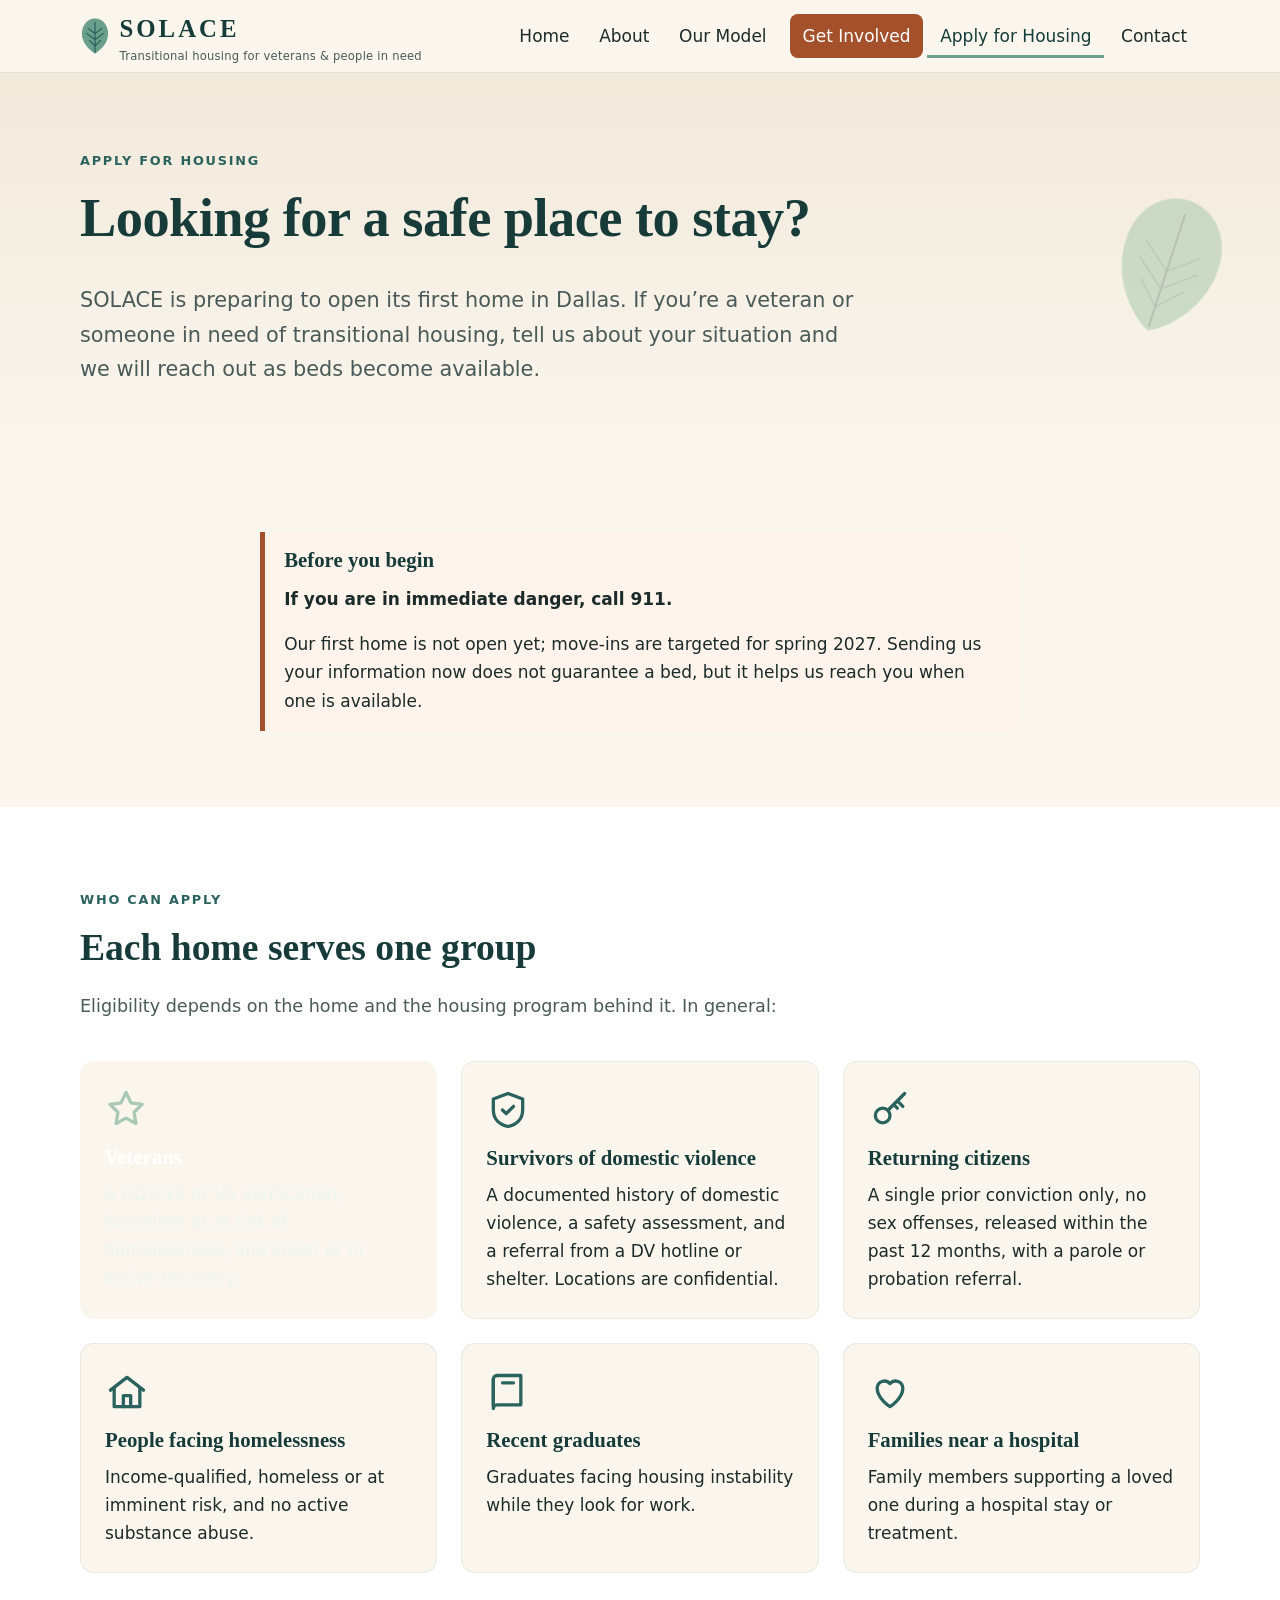
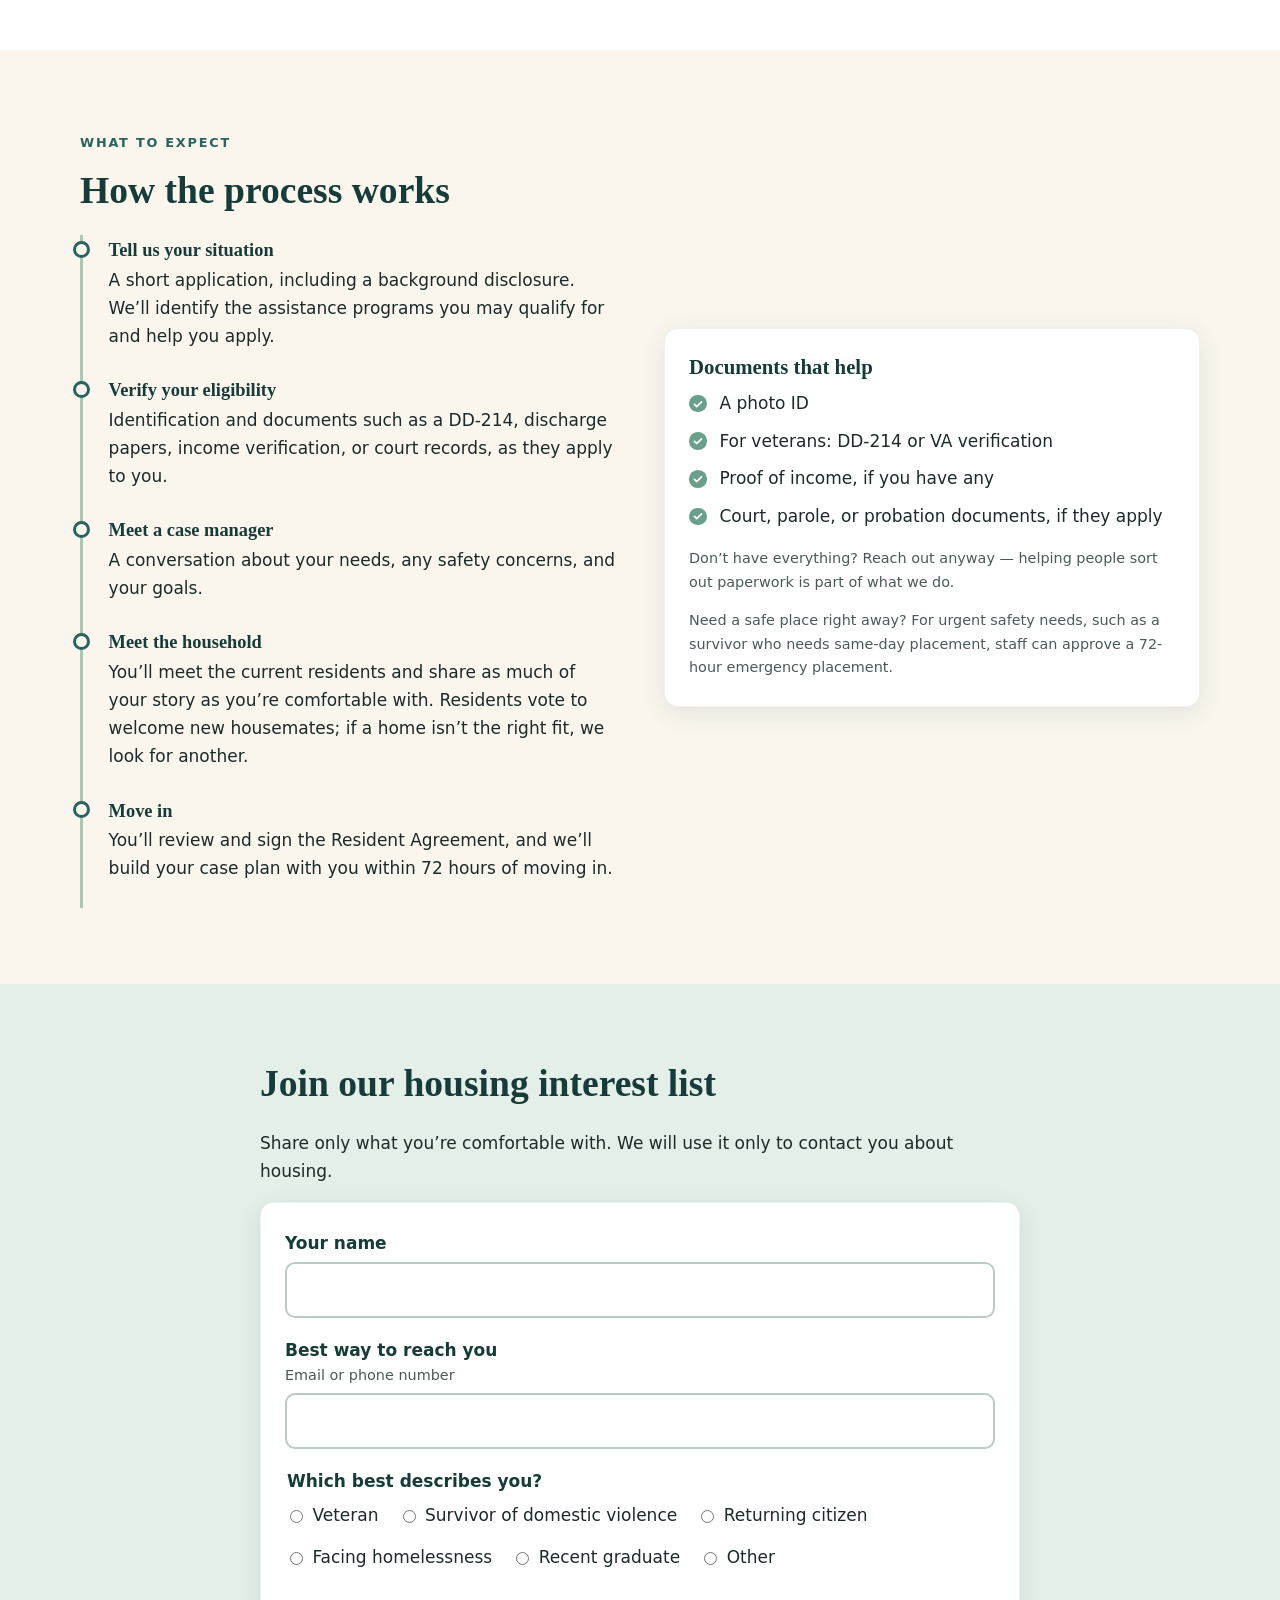
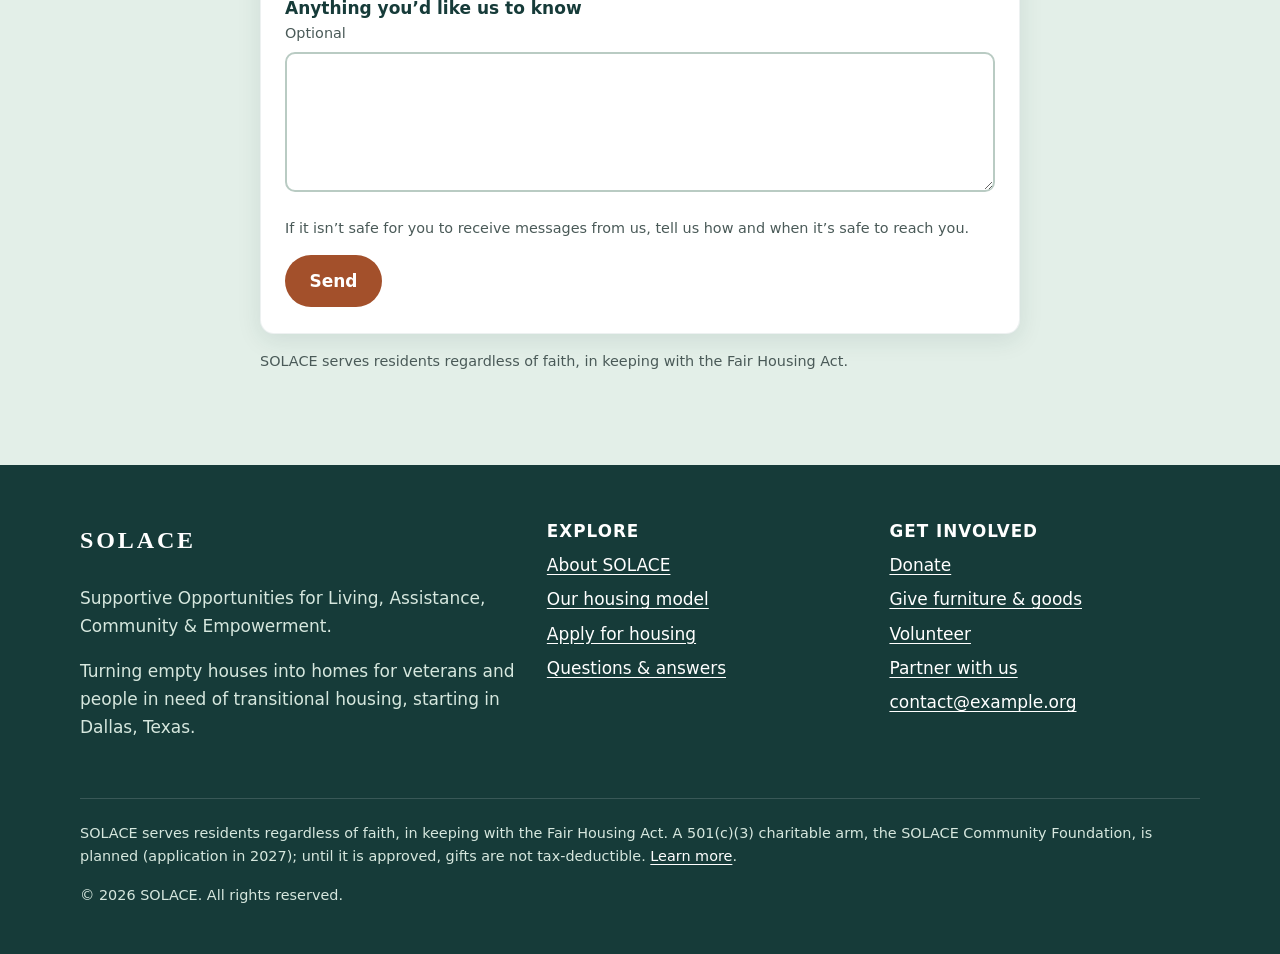
<file: apply.html>
<!DOCTYPE html>
<html lang="en" class="no-js">
<head>
  <meta charset="utf-8">
  <meta name="viewport" content="width=device-width, initial-scale=1">
  <title>Apply for Housing | SOLACE</title>
  <meta name="description" content="Veterans and people in need of transitional housing in Dallas can learn who SOLACE homes serve, what to expect, and join our housing interest list.">
  <link rel="canonical" href="https://solacehomes.app/apply.html">
  <meta name="theme-color" content="#1f4d4a">
  <link rel="icon" href="images/favicon.svg" type="image/svg+xml">
  <meta property="og:type" content="website">
  <meta property="og:site_name" content="SOLACE">
  <meta property="og:title" content="Apply for Housing | SOLACE">
  <meta property="og:description" content="Veterans and people in need of transitional housing in Dallas can learn who SOLACE homes serve, what to expect, and join our housing interest list.">
  <meta property="og:url" content="https://solacehomes.app/apply.html">
  <link rel="stylesheet" href="css/styles.css">
  <script src="js/main.js" defer></script>
</head>
<body>
  <a class="skip-link" href="#main">Skip to main content</a>
  <header class="site-header">
    <div class="container header-inner">
      <a class="brand" href="index.html" aria-label="SOLACE home">
        <img src="images/logo-leaf.svg" alt="" width="30" height="38">
        <span><span class="brand-name">SOLACE</span><span class="brand-tag">Transitional housing for veterans &amp; people in need</span></span>
      </a>
      <button class="nav-toggle" type="button" aria-expanded="false" aria-controls="site-nav">
        <span class="nav-toggle-bars" aria-hidden="true"></span><span>Menu</span>
      </button>
      <nav class="site-nav" id="site-nav" aria-label="Main">
        <ul>
          <li><a href="index.html">Home</a></li>
          <li><a href="about.html">About</a></li>
          <li><a href="programs.html">Our Model</a></li>
          <li class="nav-cta"><a href="get-involved.html">Get Involved</a></li>
          <li><a href="apply.html" aria-current="page">Apply for Housing</a></li>
          <li><a href="contact.html">Contact</a></li>
        </ul>
      </nav>
    </div>
  </header>

  <main id="main">
    <section class="page-hero" aria-labelledby="page-title">
      <div class="container">
        <span class="eyebrow">Apply for housing</span>
        <h1 id="page-title">Looking for a safe place to stay?</h1>
        <p class="lead">SOLACE is preparing to open its first home in Dallas. If you&rsquo;re a veteran or someone in need of transitional housing, tell us about your situation and we will reach out as beds become available.</p>
      </div>
      <img class="leaf-deco" src="images/leaf-2.png" alt="" width="240" height="300">
    </section>

    <section class="section" aria-labelledby="status-title">
      <div class="container narrow">
        <div class="notice notice-safety" role="note">
          <h2 id="status-title" class="h-sm">Before you begin</h2>
          <p><strong>If you are in immediate danger, call 911.</strong></p>
          <!-- TODO: consider adding verified crisis resources here (e.g. the Veterans Crisis Line and the National Domestic Violence Hotline) after confirming current numbers. -->
          <p>Our first home is not open yet; move-ins are targeted for spring 2027. Sending us your information now does not guarantee a bed, but it helps us reach you when one is available.</p>
        </div>
      </div>
    </section>

    <section class="section section-alt" aria-labelledby="who-title">
      <div class="container">
        <div class="section-head">
          <span class="eyebrow">Who can apply</span>
          <h2 id="who-title">Each home serves one group</h2>
          <p>Eligibility depends on the home and the housing program behind it. In general:</p>
        </div>
        <div class="grid grid-3">
          <div class="card card-veteran"><svg class="icon" viewBox="0 0 24 24" fill="none" stroke="currentColor" stroke-width="1.8" stroke-linecap="round" stroke-linejoin="round" aria-hidden="true" focusable="false"><path d="M12 3l2.7 5.6 6.1.9-4.4 4.3 1 6.1L12 17l-5.4 2.9 1-6.1L3.2 9.5l6.1-.9z"/></svg><h3>Veterans</h3><p>A DD-214 or VA verification, homeless or at risk of homelessness, and sober or in active recovery.</p></div>
          <div class="card"><svg class="icon" viewBox="0 0 24 24" fill="none" stroke="currentColor" stroke-width="1.8" stroke-linecap="round" stroke-linejoin="round" aria-hidden="true" focusable="false"><path d="M12 3l8 3v6c0 5-3.5 8-8 9-4.5-1-8-4-8-9V6z"/><path d="M9 12l2 2 4-4"/></svg><h3>Survivors of domestic violence</h3><p>A documented history of domestic violence, a safety assessment, and a referral from a DV hotline or shelter. Locations are confidential.</p></div>
          <div class="card"><svg class="icon" viewBox="0 0 24 24" fill="none" stroke="currentColor" stroke-width="1.8" stroke-linecap="round" stroke-linejoin="round" aria-hidden="true" focusable="false"><circle cx="8" cy="15" r="4"/><path d="M11 12l9-9M16 7l3 3M14 9l2 2"/></svg><h3>Returning citizens</h3><p>A single prior conviction only, no sex offenses, released within the past 12 months, with a parole or probation referral.</p></div>
          <div class="card"><svg class="icon" viewBox="0 0 24 24" fill="none" stroke="currentColor" stroke-width="1.8" stroke-linecap="round" stroke-linejoin="round" aria-hidden="true" focusable="false"><path d="M3 11l9-7 9 7"/><path d="M5 10v10h14V10"/><path d="M10 20v-6h4v6"/></svg><h3>People facing homelessness</h3><p>Income-qualified, homeless or at imminent risk, and no active substance abuse.</p></div>
          <div class="card"><svg class="icon" viewBox="0 0 24 24" fill="none" stroke="currentColor" stroke-width="1.8" stroke-linecap="round" stroke-linejoin="round" aria-hidden="true" focusable="false"><path d="M4 5a2 2 0 0 1 2-2h13v16H6a2 2 0 0 0-2 2z"/><path d="M4 19V5"/><path d="M9 7h6"/></svg><h3>Recent graduates</h3><p>Graduates facing housing instability while they look for work.</p></div>
          <div class="card"><svg class="icon" viewBox="0 0 24 24" fill="none" stroke="currentColor" stroke-width="1.8" stroke-linecap="round" stroke-linejoin="round" aria-hidden="true" focusable="false"><path d="M12 20s-7-4.4-7-10a4 4 0 0 1 7-2.6A4 4 0 0 1 19 10c0 5.6-7 10-7 10z"/></svg><h3>Families near a hospital</h3><p>Family members supporting a loved one during a hospital stay or treatment.</p></div>
        </div>
      </div>
    </section>

    <section class="section" aria-labelledby="process-title">
      <div class="container split">
        <div>
          <span class="eyebrow">What to expect</span>
          <h2 id="process-title">How the process works</h2>
          <ol class="timeline">
            <li><strong>Tell us your situation</strong>A short application, including a background disclosure. We&rsquo;ll identify the assistance programs you may qualify for and help you apply.</li>
            <li><strong>Verify your eligibility</strong>Identification and documents such as a DD-214, discharge papers, income verification, or court records, as they apply to you.</li>
            <li><strong>Meet a case manager</strong>A conversation about your needs, any safety concerns, and your goals.</li>
            <li><strong>Meet the household</strong>You&rsquo;ll meet the current residents and share as much of your story as you&rsquo;re comfortable with. Residents vote to welcome new housemates; if a home isn&rsquo;t the right fit, we look for another.</li>
            <li><strong>Move in</strong>You&rsquo;ll review and sign the Resident Agreement, and we&rsquo;ll build your case plan with you within 72 hours of moving in.</li>
          </ol>
        </div>
        <div class="card">
          <h3>Documents that help</h3>
          <ul class="checklist">
            <li>A photo ID</li>
            <li>For veterans: DD-214 or VA verification</li>
            <li>Proof of income, if you have any</li>
            <li>Court, parole, or probation documents, if they apply</li>
          </ul>
          <p class="fineprint">Don&rsquo;t have everything? Reach out anyway &mdash; helping people sort out paperwork is part of what we do.</p>
          <p class="fineprint">Need a safe place right away? For urgent safety needs, such as a survivor who needs same-day placement, staff can approve a 72-hour emergency placement.</p>
        </div>
      </div>
    </section>

    <section class="section section-sage" id="apply-form" aria-labelledby="form-title">
      <div class="container narrow">
        <h2 id="form-title">Join our housing interest list</h2>
        <p>Share only what you&rsquo;re comfortable with. We will use it only to contact you about housing.</p>
        <div class="card">
          <!-- TODO: replace action="#" with a secure form endpoint. Housing applications may include sensitive information; use an encrypted, access-controlled service. -->
          <form id="apply-form-el" action="#" method="post" data-placeholder-form>
            <div class="field"><label for="ap-name">Your name</label><input id="ap-name" name="name" type="text" autocomplete="name" required></div>
            <div class="field"><label for="ap-contact">Best way to reach you <span class="hint">Email or phone number</span></label><input id="ap-contact" name="contact" type="text" required></div>
            <fieldset>
              <legend>Which best describes you?</legend>
              <div class="radio-row">
                <label><input type="radio" name="situation" value="veteran"> Veteran</label>
                <label><input type="radio" name="situation" value="dv-survivor"> Survivor of domestic violence</label>
                <label><input type="radio" name="situation" value="returning-citizen"> Returning citizen</label>
                <label><input type="radio" name="situation" value="housing-instability"> Facing homelessness</label>
                <label><input type="radio" name="situation" value="recent-graduate"> Recent graduate</label>
                <label><input type="radio" name="situation" value="other"> Other</label>
              </div>
            </fieldset>
            <div class="field"><label for="ap-msg">Anything you&rsquo;d like us to know <span class="hint">Optional</span></label><textarea id="ap-msg" name="message"></textarea></div>
            <p class="fineprint">If it isn&rsquo;t safe for you to receive messages from us, tell us how and when it&rsquo;s safe to reach you.</p>
            <button class="btn btn-primary" type="submit">Send</button>
            <div class="form-status" role="status" aria-live="polite" tabindex="-1"></div>
          </form>
        </div>
        <p class="fineprint mt-1">SOLACE serves residents regardless of faith, in keeping with the Fair Housing Act.</p>
      </div>
    </section>

  </main>

  <footer class="site-footer">
    <div class="container">
      <div class="footer-grid">
        <div>
          <p class="footer-brand">SOLACE</p>
          <p>Supportive Opportunities for Living, Assistance, Community &amp; Empowerment.</p>
          <p>Turning empty houses into homes for veterans and people in need of transitional housing, starting in Dallas, Texas.</p>
        </div>
        <div>
          <h2>Explore</h2>
          <ul>
            <li><a href="about.html">About SOLACE</a></li>
            <li><a href="programs.html">Our housing model</a></li>
            <li><a href="apply.html">Apply for housing</a></li>
            <li><a href="contact.html#faq">Questions &amp; answers</a></li>
          </ul>
        </div>
        <div>
          <h2>Get involved</h2>
          <ul>
            <li><a href="get-involved.html#donate">Donate</a></li>
            <li><a href="get-involved.html#give-items">Give furniture &amp; goods</a></li>
            <li><a href="get-involved.html#volunteer">Volunteer</a></li>
            <li><a href="get-involved.html#partner">Partner with us</a></li>
            <!-- TODO: replace with the real contact email address -->
            <li><a href="mailto:contact@example.org">contact@example.org</a></li>
          </ul>
        </div>
      </div>
      <div class="footer-bottom">
        <p>SOLACE serves residents regardless of faith, in keeping with the Fair Housing Act. A 501(c)(3) charitable arm, the SOLACE Community Foundation, is planned (application in 2027); until it is approved, gifts are not tax-deductible. <a href="contact.html#faq">Learn more</a>.</p>
        <p>&copy; <span id="year">2026</span> SOLACE. All rights reserved.</p>
      </div>
    </div>
  </footer>
</body>
</html>
</file>
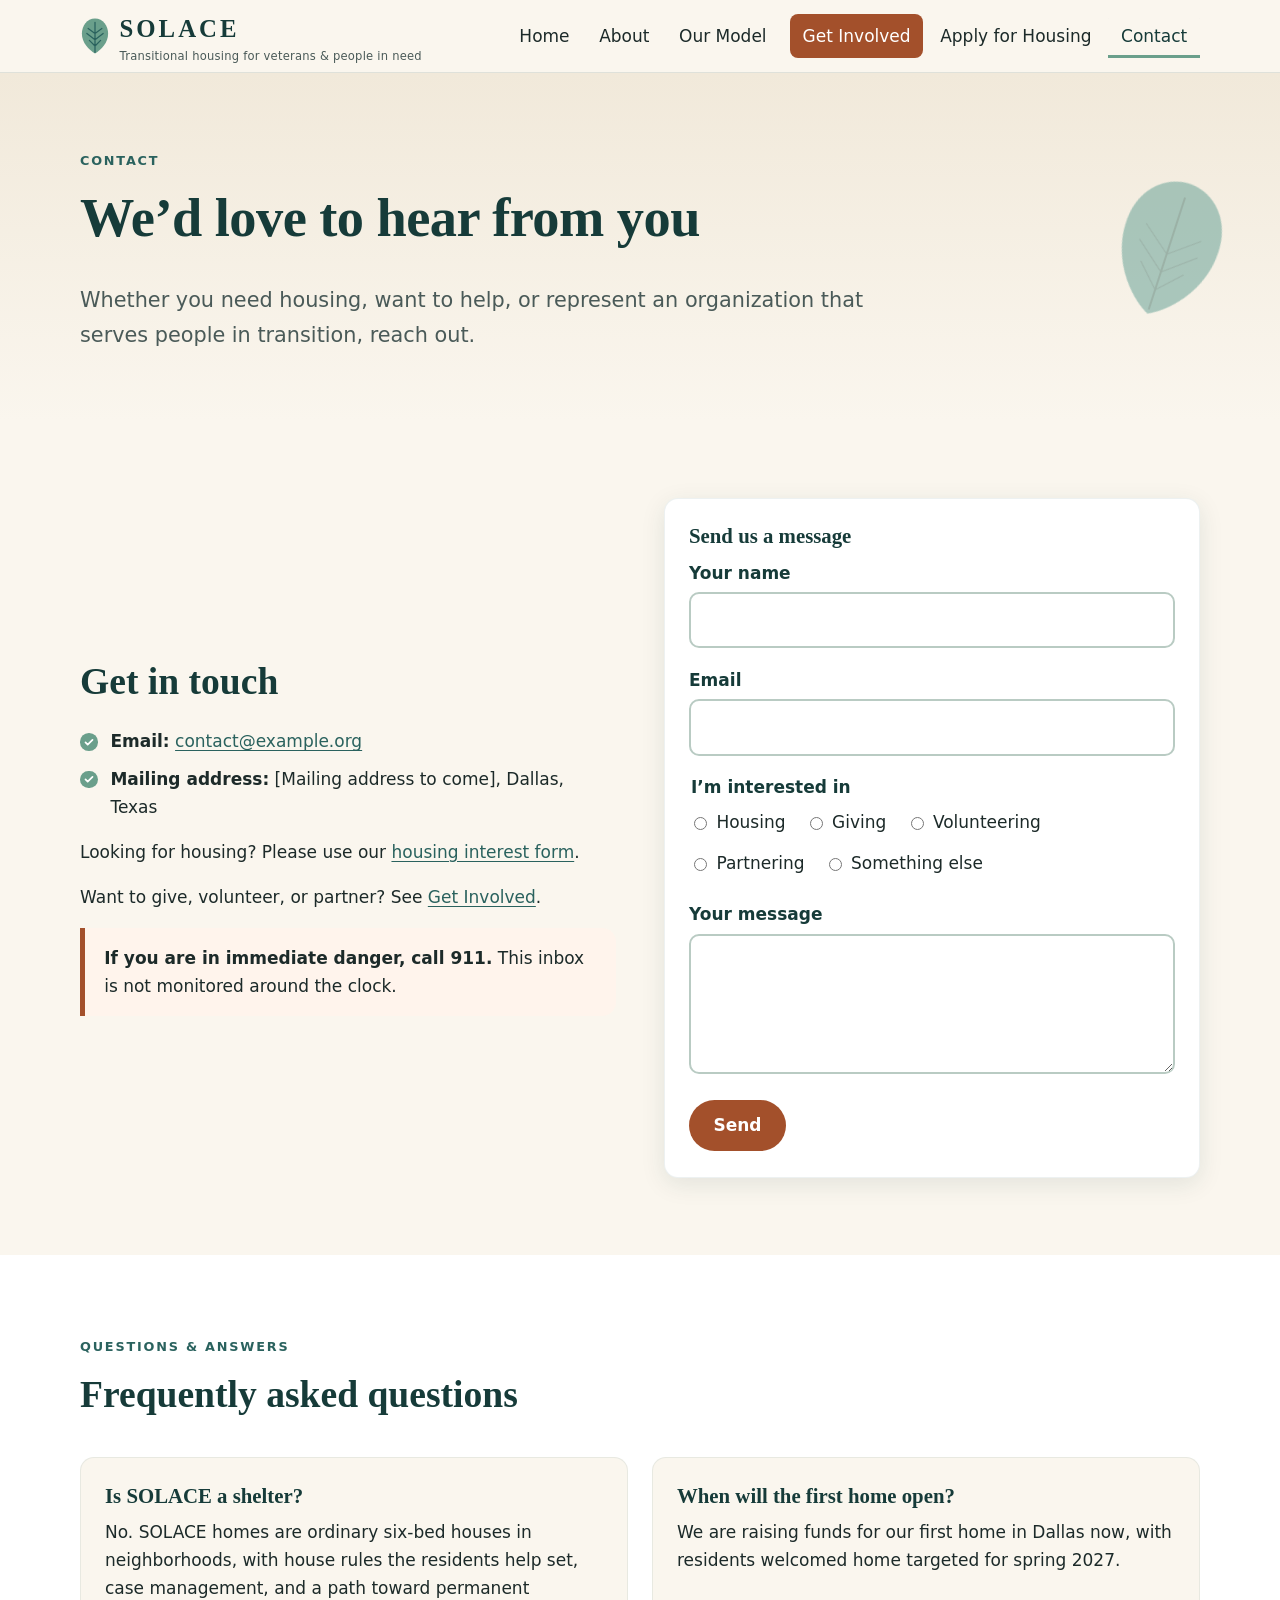
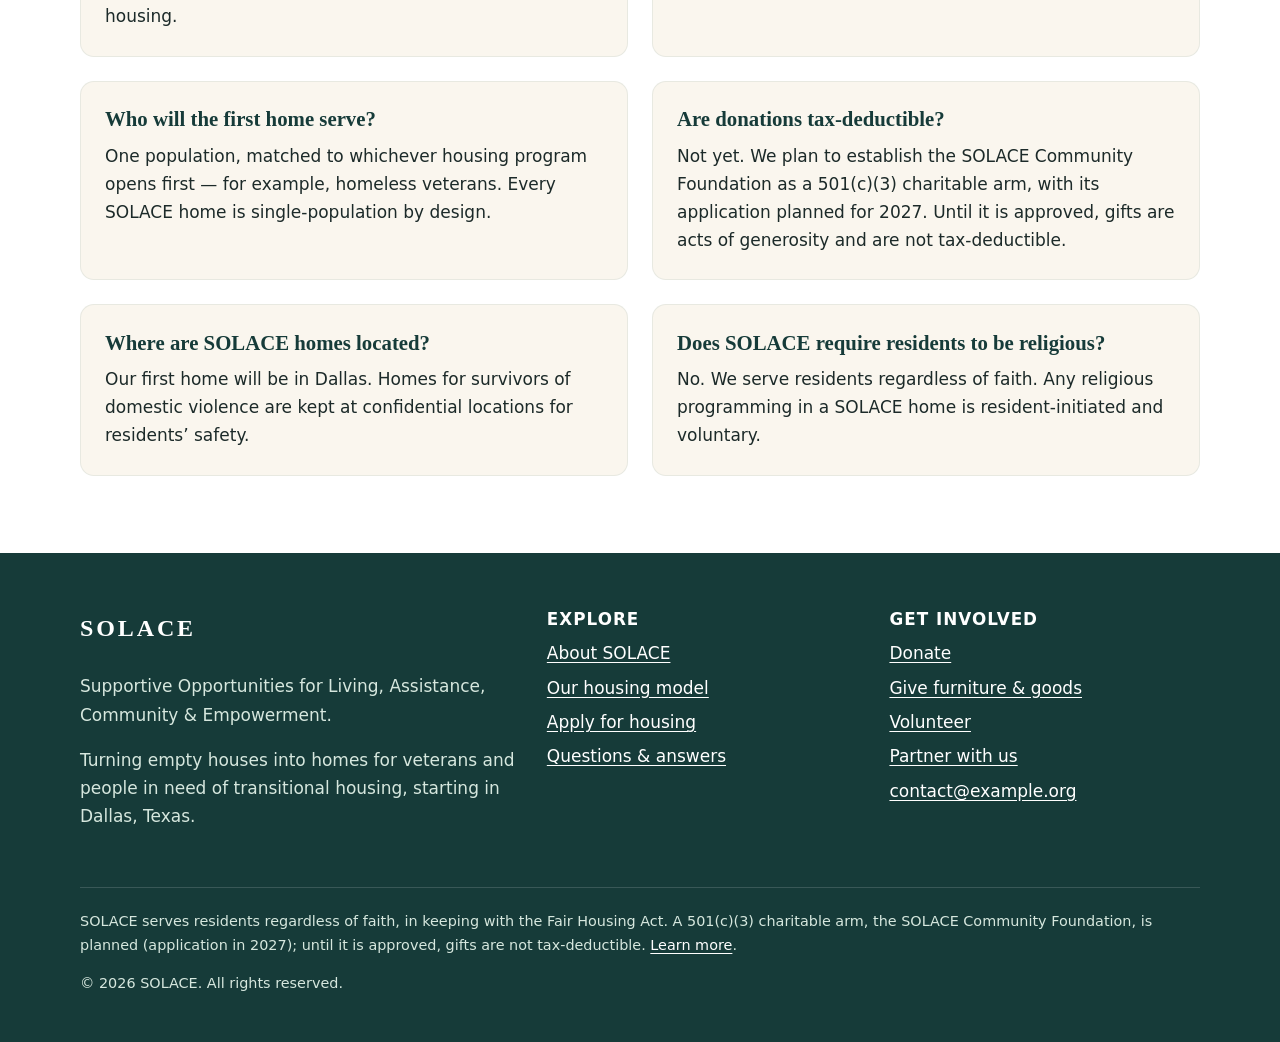
<file: contact.html>
<!DOCTYPE html>
<html lang="en" class="no-js">
<head>
  <meta charset="utf-8">
  <meta name="viewport" content="width=device-width, initial-scale=1">
  <title>Contact | SOLACE</title>
  <meta name="description" content="Contact SOLACE about transitional housing, donating, volunteering, or partnering, and read answers to common questions.">
  <link rel="canonical" href="https://solacehomes.app/contact.html">
  <meta name="theme-color" content="#1f4d4a">
  <link rel="icon" href="images/favicon.svg" type="image/svg+xml">
  <meta property="og:type" content="website">
  <meta property="og:site_name" content="SOLACE">
  <meta property="og:title" content="Contact | SOLACE">
  <meta property="og:description" content="Contact SOLACE about transitional housing, donating, volunteering, or partnering, and read answers to common questions.">
  <meta property="og:url" content="https://solacehomes.app/contact.html">
  <link rel="stylesheet" href="css/styles.css">
  <script src="js/main.js" defer></script>
</head>
<body>
  <a class="skip-link" href="#main">Skip to main content</a>
  <header class="site-header">
    <div class="container header-inner">
      <a class="brand" href="index.html" aria-label="SOLACE home">
        <img src="images/logo-leaf.svg" alt="" width="30" height="38">
        <span><span class="brand-name">SOLACE</span><span class="brand-tag">Transitional housing for veterans &amp; people in need</span></span>
      </a>
      <button class="nav-toggle" type="button" aria-expanded="false" aria-controls="site-nav">
        <span class="nav-toggle-bars" aria-hidden="true"></span><span>Menu</span>
      </button>
      <nav class="site-nav" id="site-nav" aria-label="Main">
        <ul>
          <li><a href="index.html">Home</a></li>
          <li><a href="about.html">About</a></li>
          <li><a href="programs.html">Our Model</a></li>
          <li class="nav-cta"><a href="get-involved.html">Get Involved</a></li>
          <li><a href="apply.html">Apply for Housing</a></li>
          <li><a href="contact.html" aria-current="page">Contact</a></li>
        </ul>
      </nav>
    </div>
  </header>

  <main id="main">
    <section class="page-hero" aria-labelledby="page-title">
      <div class="container">
        <span class="eyebrow">Contact</span>
        <h1 id="page-title">We&rsquo;d love to hear from you</h1>
        <p class="lead">Whether you need housing, want to help, or represent an organization that serves people in transition, reach out.</p>
      </div>
      <img class="leaf-deco" src="images/leaf-3.png" alt="" width="240" height="300">
    </section>

    <section class="section" aria-labelledby="reach-title">
      <div class="container split">
        <div>
          <h2 id="reach-title">Get in touch</h2>
          <ul class="checklist">
            <!-- TODO: replace with the real contact email address -->
            <li><strong>Email:</strong> <a href="mailto:contact@example.org">contact@example.org</a></li>
            <!-- TODO: add a phone number if you want one listed -->
            <!-- TODO: replace with a real mailing address (never list confidential home locations) -->
            <li><strong>Mailing address:</strong> [Mailing address to come], Dallas, Texas</li>
          </ul>
          <p>Looking for housing? Please use our <a href="apply.html#apply-form">housing interest form</a>.</p>
          <p>Want to give, volunteer, or partner? See <a href="get-involved.html">Get Involved</a>.</p>
          <div class="notice notice-safety" role="note"><p><strong>If you are in immediate danger, call 911.</strong> This inbox is not monitored around the clock.</p></div>
        </div>
        <div class="card">
          <h3>Send us a message</h3>
            <!-- TODO: replace action="#" with a real form endpoint (e.g. Formspree, Netlify Forms, or your CRM). Until then, main.js shows a "not connected" message. -->
            <form id="contact-form" action="#" method="post" data-placeholder-form>
              <div class="field"><label for="contact-form-name">Your name</label><input id="contact-form-name" name="name" type="text" autocomplete="name" required></div>
              <div class="field"><label for="contact-form-email">Email</label><input id="contact-form-email" name="email" type="email" autocomplete="email" required></div>
              <fieldset><legend>I&rsquo;m interested in</legend><div class="radio-row"><label><input type="radio" name="interest" value="housing"> Housing</label><label><input type="radio" name="interest" value="giving"> Giving</label><label><input type="radio" name="interest" value="volunteering"> Volunteering</label><label><input type="radio" name="interest" value="partnering"> Partnering</label><label><input type="radio" name="interest" value="other"> Something else</label></div></fieldset>
              <div class="field"><label for="contact-form-msg">Your message</label><textarea id="contact-form-msg" name="message"></textarea></div>
              <button class="btn btn-primary" type="submit">Send</button>
              <div class="form-status" role="status" aria-live="polite" tabindex="-1"></div>
            </form>
        </div>
      </div>
    </section>

    <section class="section section-alt" id="faq" aria-labelledby="faq-title">
      <div class="container">
        <div class="section-head">
          <span class="eyebrow">Questions &amp; answers</span>
          <h2 id="faq-title">Frequently asked questions</h2>
        </div>
        <div class="grid grid-2">
          <div class="card"><h3>Is SOLACE a shelter?</h3><p>No. SOLACE homes are ordinary six-bed houses in neighborhoods, with house rules the residents help set, case management, and a path toward permanent housing.</p></div>
          <div class="card"><h3>When will the first home open?</h3><p>We are raising funds for our first home in Dallas now, with residents welcomed home targeted for spring 2027.</p></div>
          <div class="card"><h3>Who will the first home serve?</h3><p>One population, matched to whichever housing program opens first &mdash; for example, homeless veterans. Every SOLACE home is single-population by design.</p></div>
          <div class="card"><h3>Are donations tax-deductible?</h3><p>Not yet. We plan to establish the SOLACE Community Foundation as a 501(c)(3) charitable arm, with its application planned for 2027. Until it is approved, gifts are acts of generosity and are not tax-deductible.</p></div>
          <div class="card"><h3>Where are SOLACE homes located?</h3><p>Our first home will be in Dallas. Homes for survivors of domestic violence are kept at confidential locations for residents&rsquo; safety.</p></div>
          <div class="card"><h3>Does SOLACE require residents to be religious?</h3><p>No. We serve residents regardless of faith. Any religious programming in a SOLACE home is resident-initiated and voluntary.</p></div>
        </div>
      </div>
    </section>

  </main>

  <footer class="site-footer">
    <div class="container">
      <div class="footer-grid">
        <div>
          <p class="footer-brand">SOLACE</p>
          <p>Supportive Opportunities for Living, Assistance, Community &amp; Empowerment.</p>
          <p>Turning empty houses into homes for veterans and people in need of transitional housing, starting in Dallas, Texas.</p>
        </div>
        <div>
          <h2>Explore</h2>
          <ul>
            <li><a href="about.html">About SOLACE</a></li>
            <li><a href="programs.html">Our housing model</a></li>
            <li><a href="apply.html">Apply for housing</a></li>
            <li><a href="contact.html#faq">Questions &amp; answers</a></li>
          </ul>
        </div>
        <div>
          <h2>Get involved</h2>
          <ul>
            <li><a href="get-involved.html#donate">Donate</a></li>
            <li><a href="get-involved.html#give-items">Give furniture &amp; goods</a></li>
            <li><a href="get-involved.html#volunteer">Volunteer</a></li>
            <li><a href="get-involved.html#partner">Partner with us</a></li>
            <!-- TODO: replace with the real contact email address -->
            <li><a href="mailto:contact@example.org">contact@example.org</a></li>
          </ul>
        </div>
      </div>
      <div class="footer-bottom">
        <p>SOLACE serves residents regardless of faith, in keeping with the Fair Housing Act. A 501(c)(3) charitable arm, the SOLACE Community Foundation, is planned (application in 2027); until it is approved, gifts are not tax-deductible. <a href="contact.html#faq">Learn more</a>.</p>
        <p>&copy; <span id="year">2026</span> SOLACE. All rights reserved.</p>
      </div>
    </div>
  </footer>
</body>
</html>
</file>
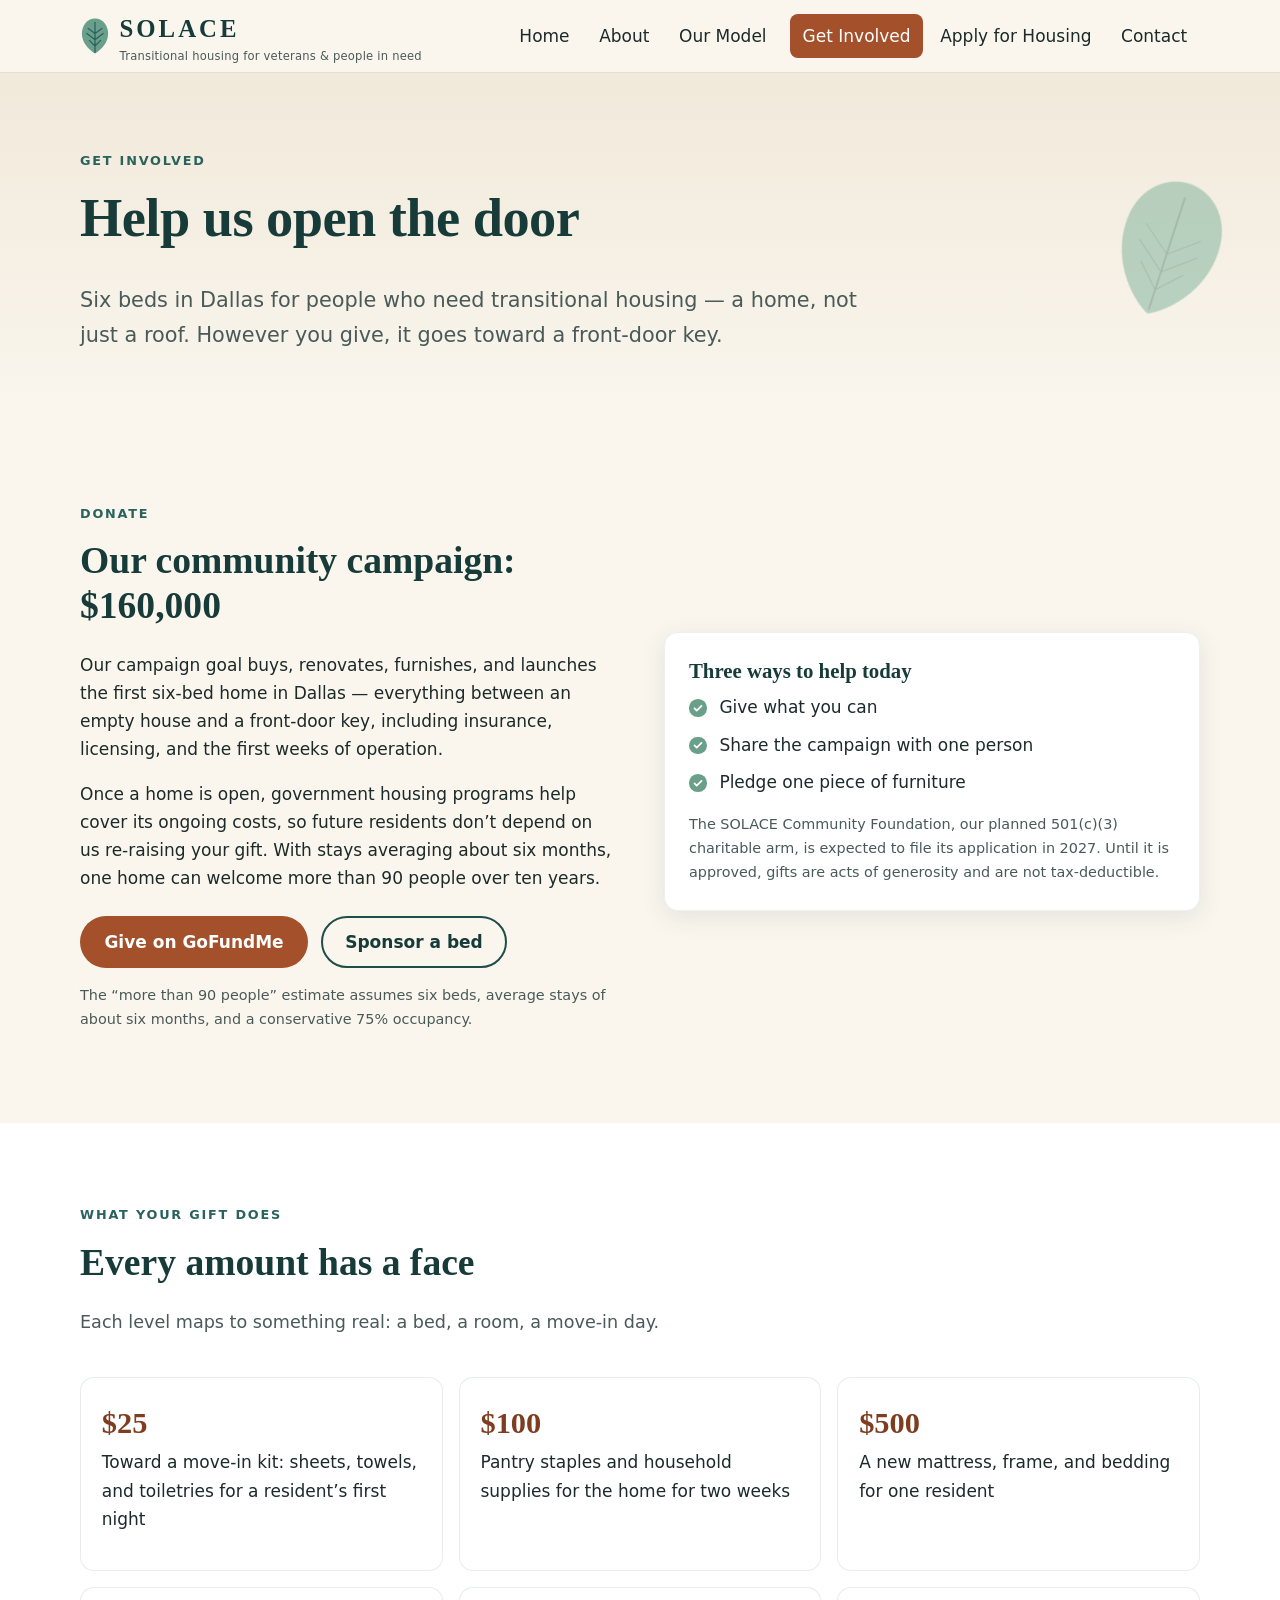
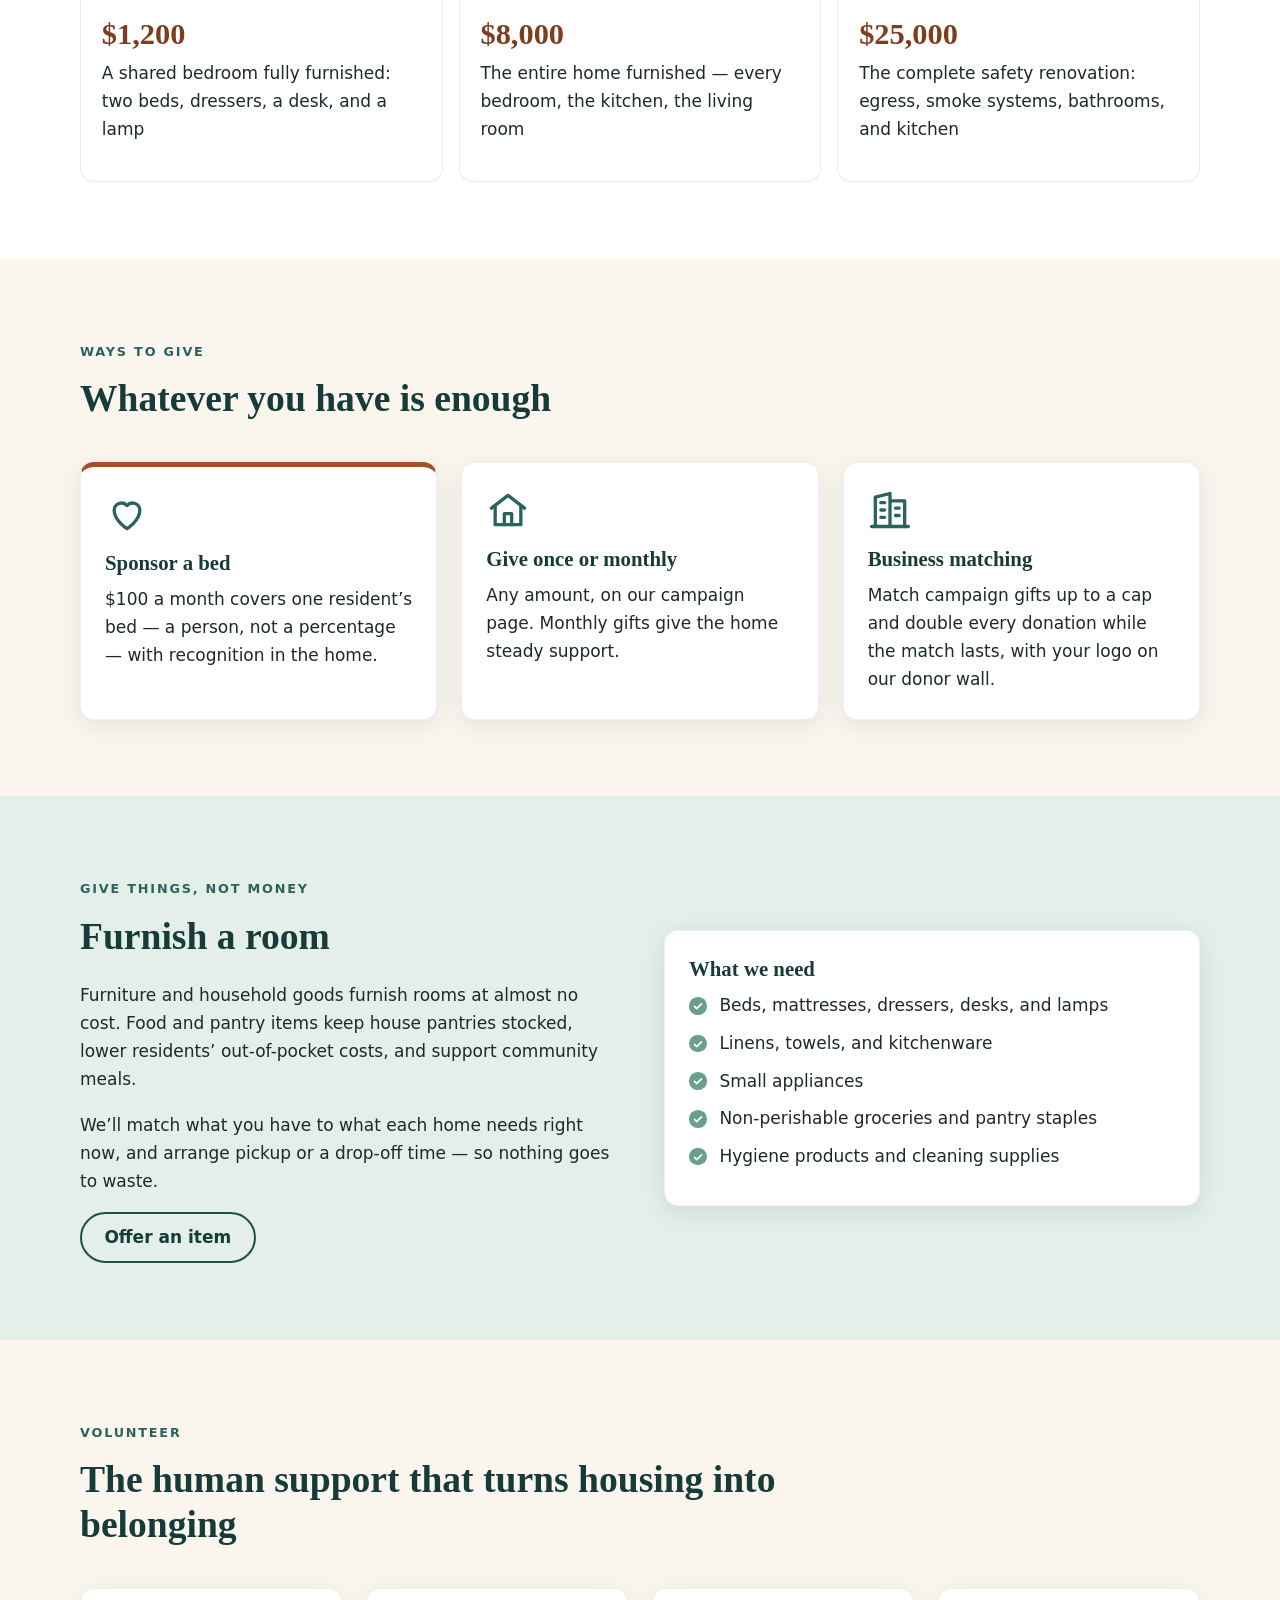
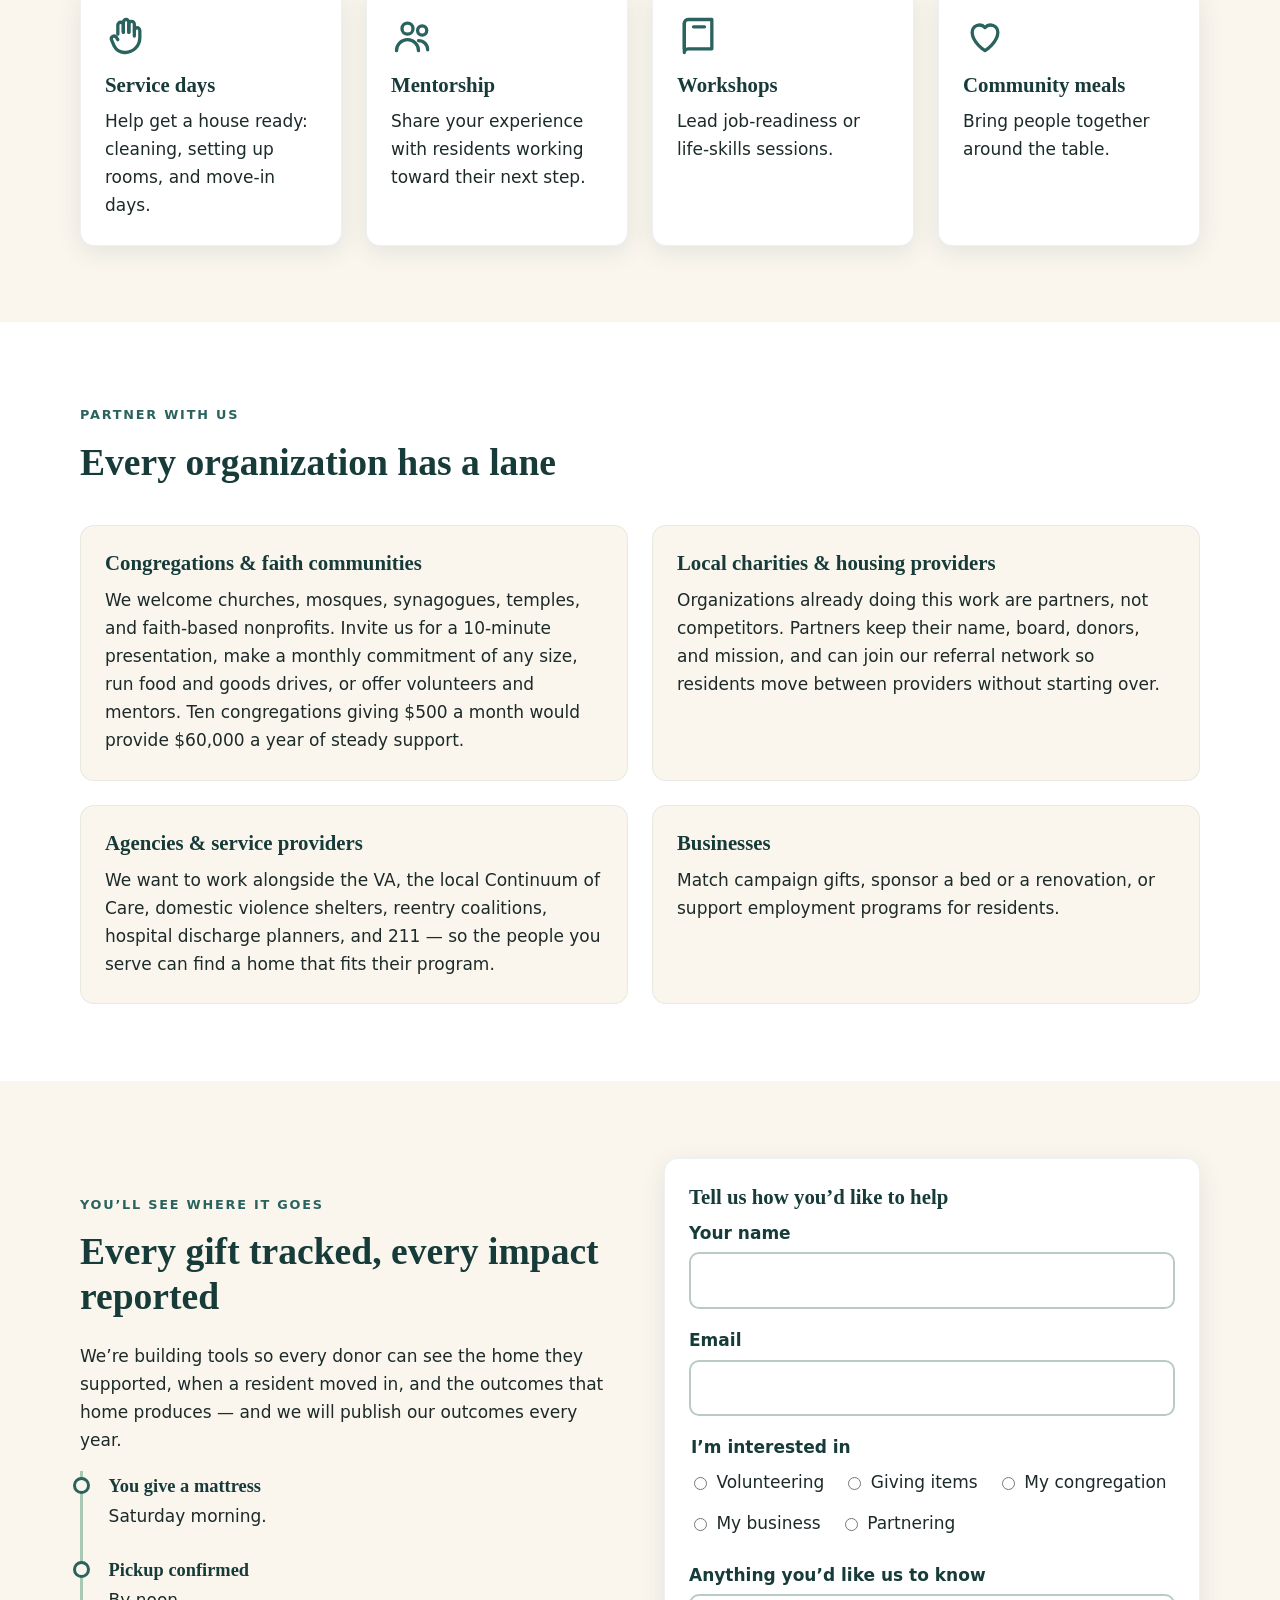
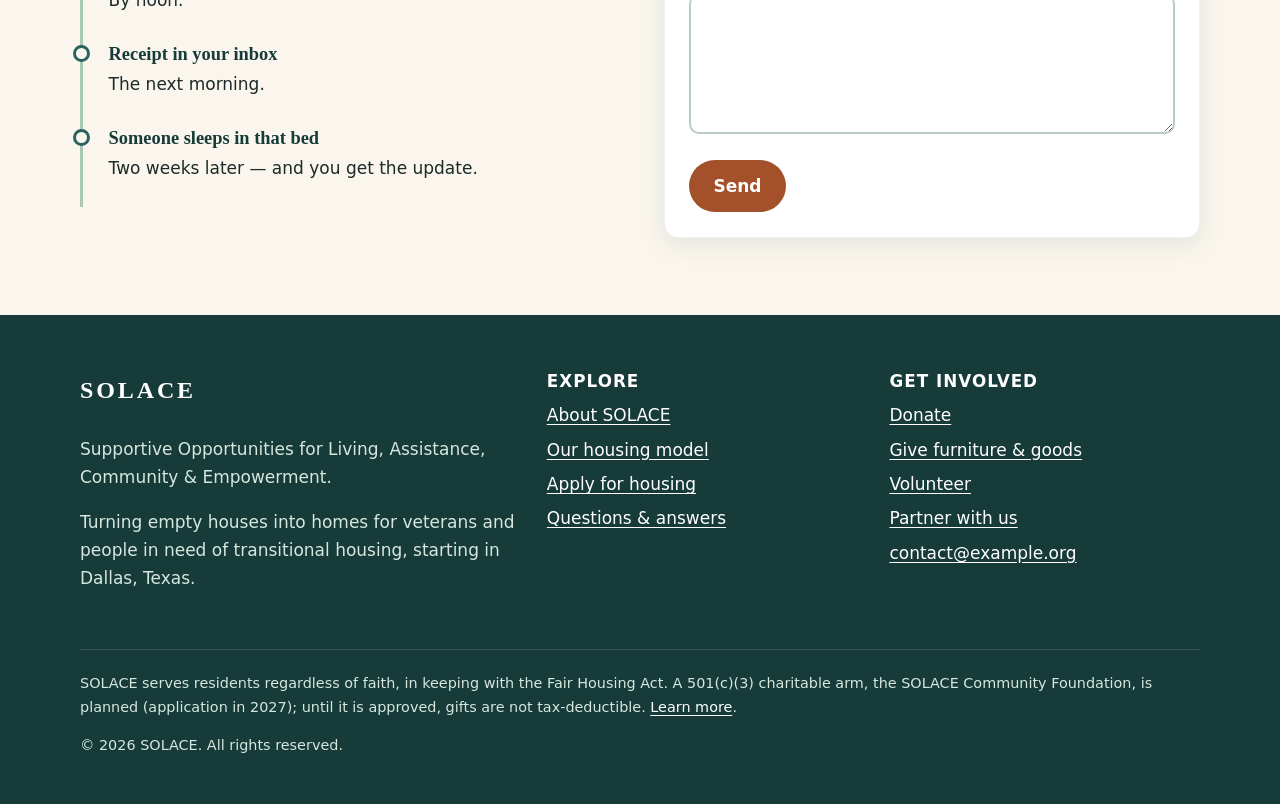
<file: get-involved.html>
<!DOCTYPE html>
<html lang="en" class="no-js">
<head>
  <meta charset="utf-8">
  <meta name="viewport" content="width=device-width, initial-scale=1">
  <title>Get Involved | SOLACE</title>
  <meta name="description" content="Help SOLACE open its first six-bed home in Dallas: donate, sponsor a bed, give furniture and food, volunteer, or partner with us.">
  <link rel="canonical" href="https://solacehomes.app/get-involved.html">
  <meta name="theme-color" content="#1f4d4a">
  <meta property="og:type" content="website">
  <meta property="og:site_name" content="SOLACE">
  <meta property="og:title" content="Get Involved | SOLACE">
  <meta property="og:description" content="Help SOLACE open its first six-bed home in Dallas: donate, sponsor a bed, give furniture and food, volunteer, or partner with us.">
  <meta property="og:url" content="https://solacehomes.app/get-involved.html">
  <link rel="icon" href="images/favicon.svg" type="image/svg+xml">
  <link rel="stylesheet" href="css/styles.css">
  <script src="js/main.js" defer></script>
</head>
<body>
  <a class="skip-link" href="#main">Skip to main content</a>
  <header class="site-header">
    <div class="container header-inner">
      <a class="brand" href="index.html" aria-label="SOLACE home">
        <img src="images/logo-leaf.svg" alt="" width="30" height="38">
        <span><span class="brand-name">SOLACE</span><span class="brand-tag">Transitional housing for veterans &amp; people in need</span></span>
      </a>
      <button class="nav-toggle" type="button" aria-expanded="false" aria-controls="site-nav">
        <span class="nav-toggle-bars" aria-hidden="true"></span><span>Menu</span>
      </button>
      <nav class="site-nav" id="site-nav" aria-label="Main">
        <ul>
          <li><a href="index.html">Home</a></li>
          <li><a href="about.html">About</a></li>
          <li><a href="programs.html">Our Model</a></li>
          <li class="nav-cta"><a href="get-involved.html" aria-current="page">Get Involved</a></li>
          <li><a href="apply.html">Apply for Housing</a></li>
          <li><a href="contact.html">Contact</a></li>
        </ul>
      </nav>
    </div>
  </header>

  <main id="main">
    <section class="page-hero" aria-labelledby="page-title">
      <div class="container">
        <span class="eyebrow">Get involved</span>
        <h1 id="page-title">Help us open the door</h1>
        <p class="lead">Six beds in Dallas for people who need transitional housing &mdash; a home, not just a roof. However you give, it goes toward a front-door key.</p>
      </div>
      <img class="leaf-deco" src="images/leaf-1.png" alt="" width="240" height="300">
    </section>

    <section class="section" id="donate" aria-labelledby="donate-title">
      <div class="container split">
        <div>
          <span class="eyebrow">Donate</span>
          <h2 id="donate-title">Our community campaign: $160,000</h2>
          <p>Our campaign goal buys, renovates, furnishes, and launches the first six-bed home in Dallas &mdash; everything between an empty house and a front-door key, including insurance, licensing, and the first weeks of operation.</p>
          <p>Once a home is open, government housing programs help cover its ongoing costs, so future residents don&rsquo;t depend on us re-raising your gift. With stays averaging about six months, one home can welcome more than 90 people over ten years.</p>
          <div class="btn-row">
            <!-- TODO: replace href with the real GoFundMe campaign URL -->
            <a class="btn btn-primary" href="https://www.gofundme.com/" rel="noopener">Give on GoFundMe</a>
            <a class="btn btn-secondary" href="#sponsor">Sponsor a bed</a>
          </div>
          <p class="fineprint mt-1">The &ldquo;more than 90 people&rdquo; estimate assumes six beds, average stays of about six months, and a conservative 75% occupancy.</p>
        </div>
        <div class="card">
          <h3>Three ways to help today</h3>
          <ul class="checklist">
            <li>Give what you can</li>
            <li>Share the campaign with one person</li>
            <li>Pledge one piece of furniture</li>
          </ul>
          <p class="fineprint">The SOLACE Community Foundation, our planned 501(c)(3) charitable arm, is expected to file its application in 2027. Until it is approved, gifts are acts of generosity and are not tax-deductible.</p>
        </div>
      </div>
    </section>

    <section class="section section-alt" aria-labelledby="tiers-title">
      <div class="container">
        <div class="section-head">
          <span class="eyebrow">What your gift does</span>
          <h2 id="tiers-title">Every amount has a face</h2>
          <p>Each level maps to something real: a bed, a room, a move-in day.</p>
        </div>
        <div class="tiers">
          <div class="tier"><span class="tier-amount">$25</span><p>Toward a move-in kit: sheets, towels, and toiletries for a resident&rsquo;s first night</p></div>
          <div class="tier"><span class="tier-amount">$100</span><p>Pantry staples and household supplies for the home for two weeks</p></div>
          <div class="tier"><span class="tier-amount">$500</span><p>A new mattress, frame, and bedding for one resident</p></div>
          <div class="tier"><span class="tier-amount">$1,200</span><p>A shared bedroom fully furnished: two beds, dressers, a desk, and a lamp</p></div>
          <div class="tier"><span class="tier-amount">$8,000</span><p>The entire home furnished &mdash; every bedroom, the kitchen, the living room</p></div>
          <div class="tier"><span class="tier-amount">$25,000</span><p>The complete safety renovation: egress, smoke systems, bathrooms, and kitchen</p></div>
        </div>
      </div>
    </section>

    <section class="section" id="sponsor" aria-labelledby="ways-title">
      <div class="container">
        <div class="section-head">
          <span class="eyebrow">Ways to give</span>
          <h2 id="ways-title">Whatever you have is enough</h2>
        </div>
        <div class="grid grid-3">
          <article class="card card-featured"><svg class="icon" viewBox="0 0 24 24" fill="none" stroke="currentColor" stroke-width="1.8" stroke-linecap="round" stroke-linejoin="round" aria-hidden="true" focusable="false"><path d="M12 20s-7-4.4-7-10a4 4 0 0 1 7-2.6A4 4 0 0 1 19 10c0 5.6-7 10-7 10z"/></svg><h3>Sponsor a bed</h3><p>$100 a month covers one resident&rsquo;s bed &mdash; a person, not a percentage &mdash; with recognition in the home.</p></article>
          <article class="card"><svg class="icon" viewBox="0 0 24 24" fill="none" stroke="currentColor" stroke-width="1.8" stroke-linecap="round" stroke-linejoin="round" aria-hidden="true" focusable="false"><path d="M3 11l9-7 9 7"/><path d="M5 10v10h14V10"/><path d="M10 20v-6h4v6"/></svg><h3>Give once or monthly</h3><p>Any amount, on our campaign page. Monthly gifts give the home steady support.</p></article>
          <article class="card"><svg class="icon" viewBox="0 0 24 24" fill="none" stroke="currentColor" stroke-width="1.8" stroke-linecap="round" stroke-linejoin="round" aria-hidden="true" focusable="false"><path d="M4 21V5l8-2v18M12 7h8v14"/><path d="M7 8h2M7 12h2M7 16h2M15 11h2M15 15h2"/><path d="M2 21h20"/></svg><h3>Business matching</h3><p>Match campaign gifts up to a cap and double every donation while the match lasts, with your logo on our donor wall.</p></article>
        </div>
      </div>
    </section>

    <section class="section section-sage" id="give-items" aria-labelledby="items-title">
      <div class="container split">
        <div>
          <span class="eyebrow">Give things, not money</span>
          <h2 id="items-title">Furnish a room</h2>
          <p>Furniture and household goods furnish rooms at almost no cost. Food and pantry items keep house pantries stocked, lower residents&rsquo; out-of-pocket costs, and support community meals.</p>
          <p>We&rsquo;ll match what you have to what each home needs right now, and arrange pickup or a drop-off time &mdash; so nothing goes to waste.</p>
          <a class="btn btn-secondary" href="contact.html">Offer an item</a>
        </div>
        <div class="card">
          <h3>What we need</h3>
          <ul class="checklist">
            <li>Beds, mattresses, dressers, desks, and lamps</li>
            <li>Linens, towels, and kitchenware</li>
            <li>Small appliances</li>
            <li>Non-perishable groceries and pantry staples</li>
            <li>Hygiene products and cleaning supplies</li>
          </ul>
        </div>
      </div>
    </section>

    <section class="section" id="volunteer" aria-labelledby="vol-title">
      <div class="container">
        <div class="section-head">
          <span class="eyebrow">Volunteer</span>
          <h2 id="vol-title">The human support that turns housing into belonging</h2>
        </div>
        <div class="grid grid-4">
          <div class="card"><svg class="icon" viewBox="0 0 24 24" fill="none" stroke="currentColor" stroke-width="1.8" stroke-linecap="round" stroke-linejoin="round" aria-hidden="true" focusable="false"><path d="M7 11V6a1.5 1.5 0 0 1 3 0v4"/><path d="M10 10V4.5a1.5 1.5 0 0 1 3 0V10"/><path d="M13 10V5.5a1.5 1.5 0 0 1 3 0V12"/><path d="M16 9a1.5 1.5 0 0 1 3 0v4a8 8 0 0 1-8 8h-.5A6.5 6.5 0 0 1 5 17.5L3.5 14a1.5 1.5 0 0 1 2.6-1.4L7 14"/></svg><h3>Service days</h3><p>Help get a house ready: cleaning, setting up rooms, and move-in days.</p></div>
          <div class="card"><svg class="icon" viewBox="0 0 24 24" fill="none" stroke="currentColor" stroke-width="1.8" stroke-linecap="round" stroke-linejoin="round" aria-hidden="true" focusable="false"><circle cx="9" cy="8" r="3"/><circle cx="17" cy="9" r="2.5"/><path d="M3 20c0-3.3 2.7-6 6-6s6 2.7 6 6"/><path d="M15 14.5c2.8 0 5 2.2 5 5"/></svg><h3>Mentorship</h3><p>Share your experience with residents working toward their next step.</p></div>
          <div class="card"><svg class="icon" viewBox="0 0 24 24" fill="none" stroke="currentColor" stroke-width="1.8" stroke-linecap="round" stroke-linejoin="round" aria-hidden="true" focusable="false"><path d="M4 5a2 2 0 0 1 2-2h13v16H6a2 2 0 0 0-2 2z"/><path d="M4 19V5"/><path d="M9 7h6"/></svg><h3>Workshops</h3><p>Lead job-readiness or life-skills sessions.</p></div>
          <div class="card"><svg class="icon" viewBox="0 0 24 24" fill="none" stroke="currentColor" stroke-width="1.8" stroke-linecap="round" stroke-linejoin="round" aria-hidden="true" focusable="false"><path d="M12 20s-7-4.4-7-10a4 4 0 0 1 7-2.6A4 4 0 0 1 19 10c0 5.6-7 10-7 10z"/></svg><h3>Community meals</h3><p>Bring people together around the table.</p></div>
        </div>
      </div>
    </section>

    <section class="section section-alt" id="partner" aria-labelledby="partner-title">
      <div class="container">
        <div class="section-head">
          <span class="eyebrow">Partner with us</span>
          <h2 id="partner-title">Every organization has a lane</h2>
        </div>
        <div class="grid grid-2">
          <article class="card">
            <h3>Congregations &amp; faith communities</h3>
            <p>We welcome churches, mosques, synagogues, temples, and faith-based nonprofits. Invite us for a 10-minute presentation, make a monthly commitment of any size, run food and goods drives, or offer volunteers and mentors. Ten congregations giving $500 a month would provide $60,000 a year of steady support.</p>
          </article>
          <article class="card">
            <h3>Local charities &amp; housing providers</h3>
            <p>Organizations already doing this work are partners, not competitors. Partners keep their name, board, donors, and mission, and can join our referral network so residents move between providers without starting over.</p>
          </article>
          <article class="card">
            <h3>Agencies &amp; service providers</h3>
            <p>We want to work alongside the VA, the local Continuum of Care, domestic violence shelters, reentry coalitions, hospital discharge planners, and 211 &mdash; so the people you serve can find a home that fits their program.</p>
          </article>
          <article class="card">
            <h3>Businesses</h3>
            <p>Match campaign gifts, sponsor a bed or a renovation, or support employment programs for residents.</p>
          </article>
        </div>
      </div>
    </section>

    <section class="section" aria-labelledby="see-title">
      <div class="container split">
        <div>
          <span class="eyebrow">You&rsquo;ll see where it goes</span>
          <h2 id="see-title">Every gift tracked, every impact reported</h2>
          <p>We&rsquo;re building tools so every donor can see the home they supported, when a resident moved in, and the outcomes that home produces &mdash; and we will publish our outcomes every year.</p>
          <ol class="timeline">
            <li><strong>You give a mattress</strong>Saturday morning.</li>
            <li><strong>Pickup confirmed</strong>By noon.</li>
            <li><strong>Receipt in your inbox</strong>The next morning.</li>
            <li><strong>Someone sleeps in that bed</strong>Two weeks later &mdash; and you get the update.</li>
          </ol>
        </div>
        <div class="card" id="interest">
          <h3>Tell us how you&rsquo;d like to help</h3>
            <!-- TODO: replace action="#" with a real form endpoint (e.g. Formspree, Netlify Forms, or your CRM). Until then, main.js shows a "not connected" message. -->
            <form id="involve-form" action="#" method="post" data-placeholder-form>
              <div class="field"><label for="involve-form-name">Your name</label><input id="involve-form-name" name="name" type="text" autocomplete="name" required></div>
              <div class="field"><label for="involve-form-email">Email</label><input id="involve-form-email" name="email" type="email" autocomplete="email" required></div>
              <fieldset><legend>I&rsquo;m interested in</legend><div class="radio-row"><label><input type="radio" name="interest" value="volunteer"> Volunteering</label><label><input type="radio" name="interest" value="items"> Giving items</label><label><input type="radio" name="interest" value="congregation"> My congregation</label><label><input type="radio" name="interest" value="business"> My business</label><label><input type="radio" name="interest" value="partner"> Partnering</label></div></fieldset>
              <div class="field"><label for="involve-form-msg">Anything you&rsquo;d like us to know</label><textarea id="involve-form-msg" name="message"></textarea></div>
              <button class="btn btn-primary" type="submit">Send</button>
              <div class="form-status" role="status" aria-live="polite" tabindex="-1"></div>
            </form>
        </div>
      </div>
    </section>

  </main>

  <footer class="site-footer">
    <div class="container">
      <div class="footer-grid">
        <div>
          <p class="footer-brand">SOLACE</p>
          <p>Supportive Opportunities for Living, Assistance, Community &amp; Empowerment.</p>
          <p>Turning empty houses into homes for veterans and people in need of transitional housing, starting in Dallas, Texas.</p>
        </div>
        <div>
          <h2>Explore</h2>
          <ul>
            <li><a href="about.html">About SOLACE</a></li>
            <li><a href="programs.html">Our housing model</a></li>
            <li><a href="apply.html">Apply for housing</a></li>
            <li><a href="contact.html#faq">Questions &amp; answers</a></li>
          </ul>
        </div>
        <div>
          <h2>Get involved</h2>
          <ul>
            <li><a href="get-involved.html#donate">Donate</a></li>
            <li><a href="get-involved.html#give-items">Give furniture &amp; goods</a></li>
            <li><a href="get-involved.html#volunteer">Volunteer</a></li>
            <li><a href="get-involved.html#partner">Partner with us</a></li>
            <!-- TODO: replace with the real contact email address -->
            <li><a href="mailto:contact@example.org">contact@example.org</a></li>
          </ul>
        </div>
      </div>
      <div class="footer-bottom">
        <p>SOLACE serves residents regardless of faith, in keeping with the Fair Housing Act. A 501(c)(3) charitable arm, the SOLACE Community Foundation, is planned (application in 2027); until it is approved, gifts are not tax-deductible. <a href="contact.html#faq">Learn more</a>.</p>
        <p>&copy; <span id="year">2026</span> SOLACE. All rights reserved.</p>
      </div>
    </div>
  </footer>
</body>
</html>
</file>
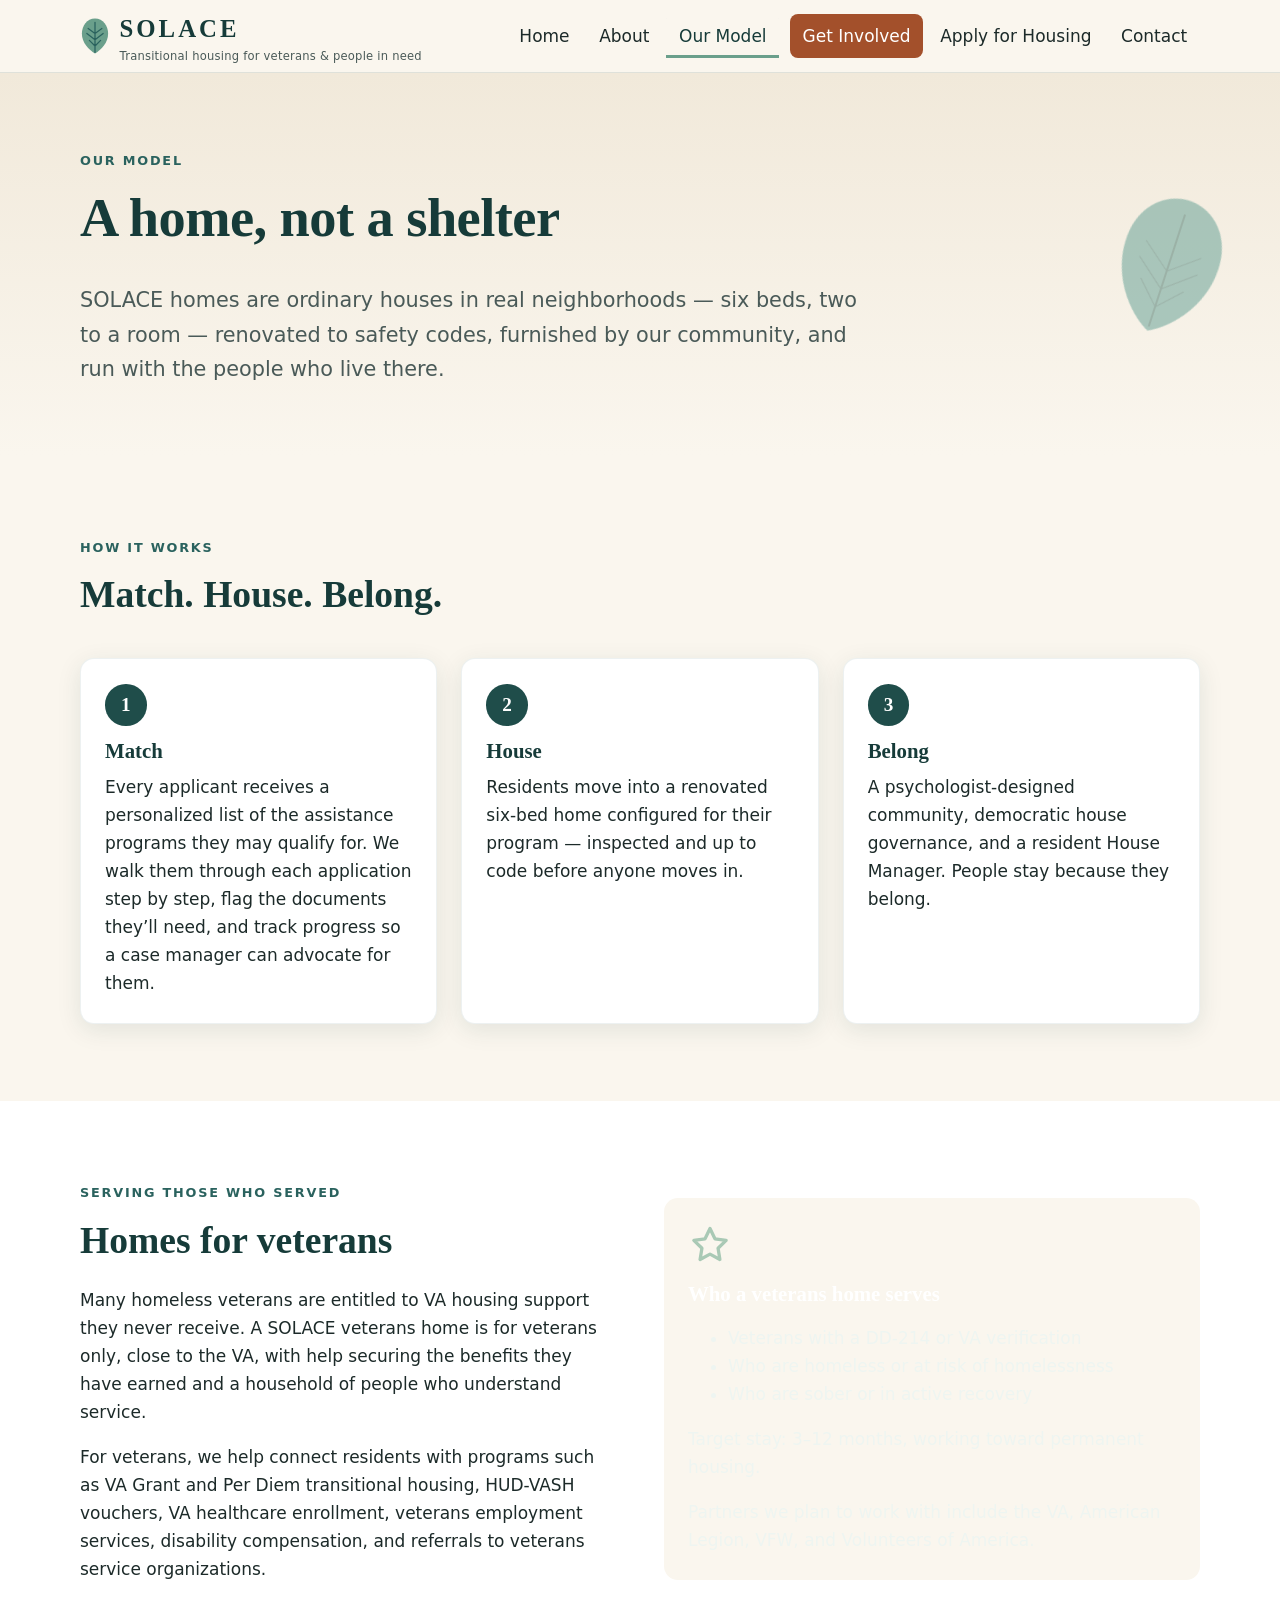
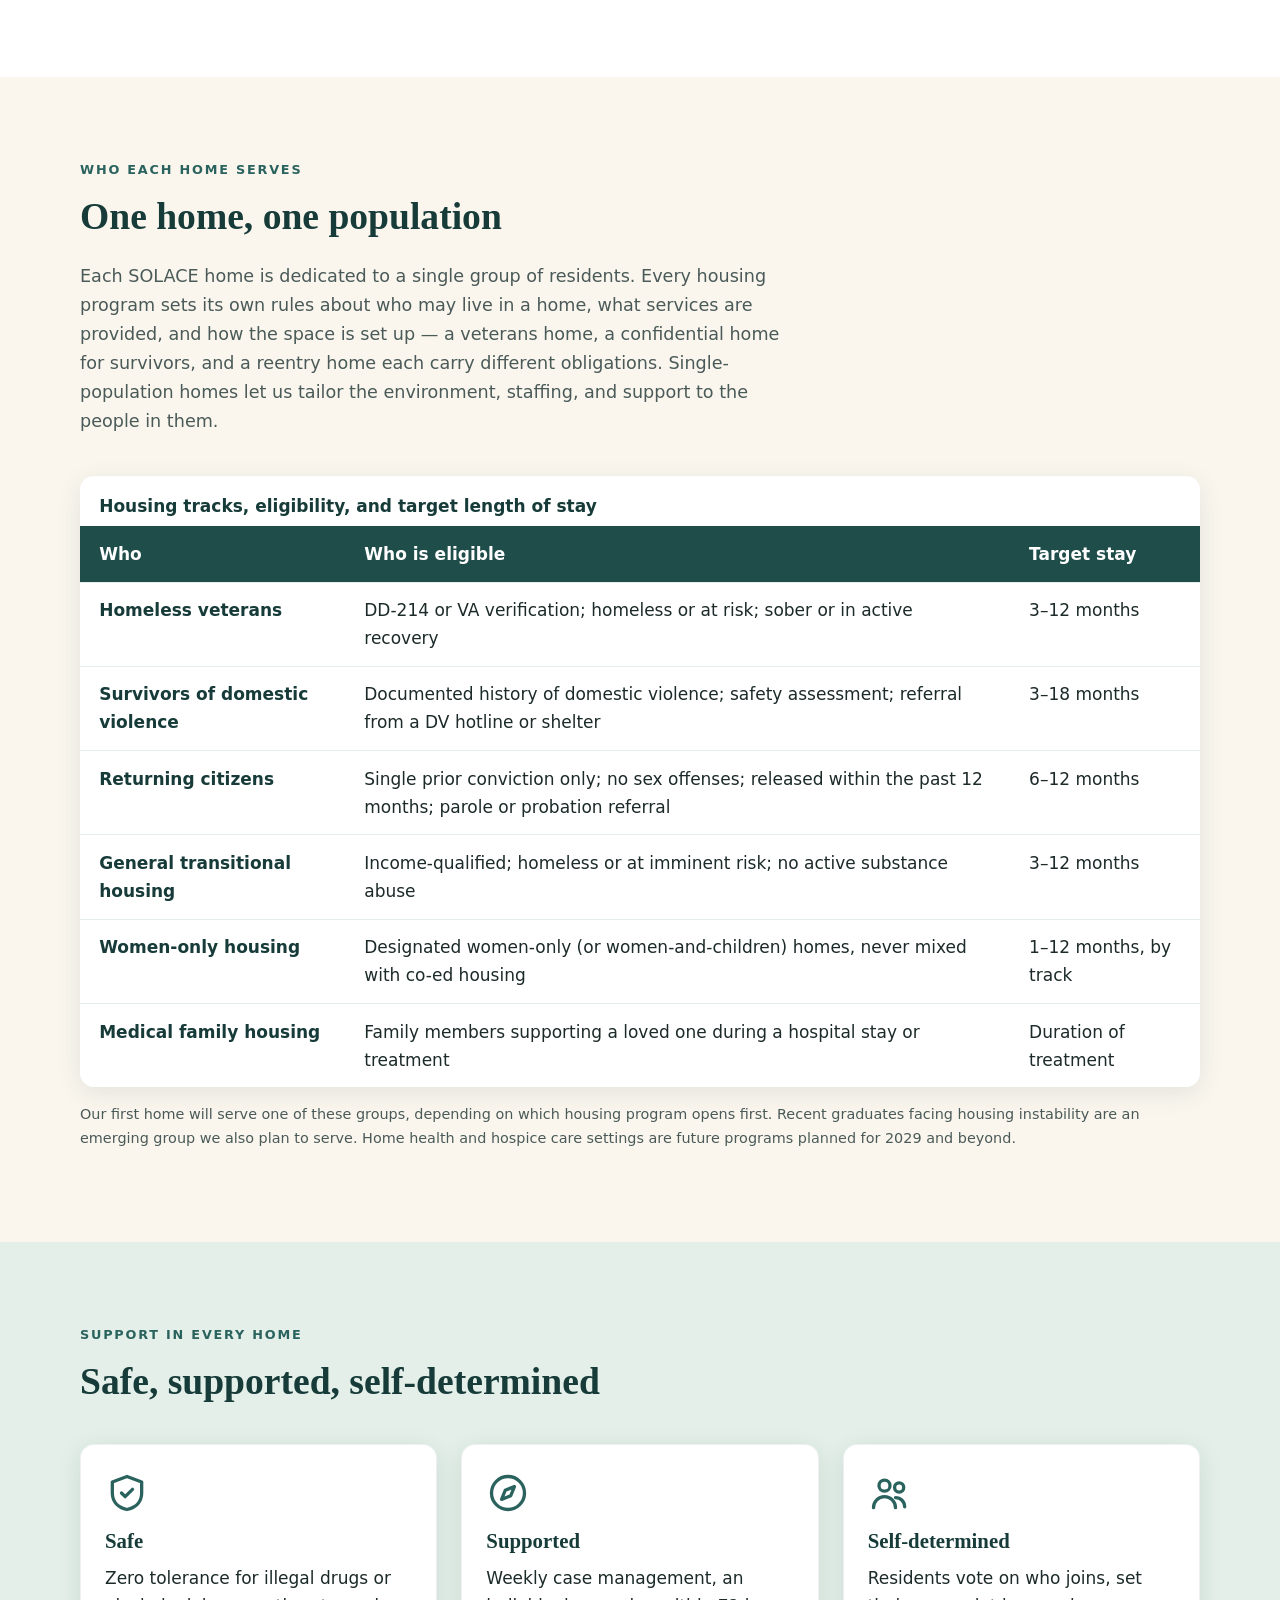
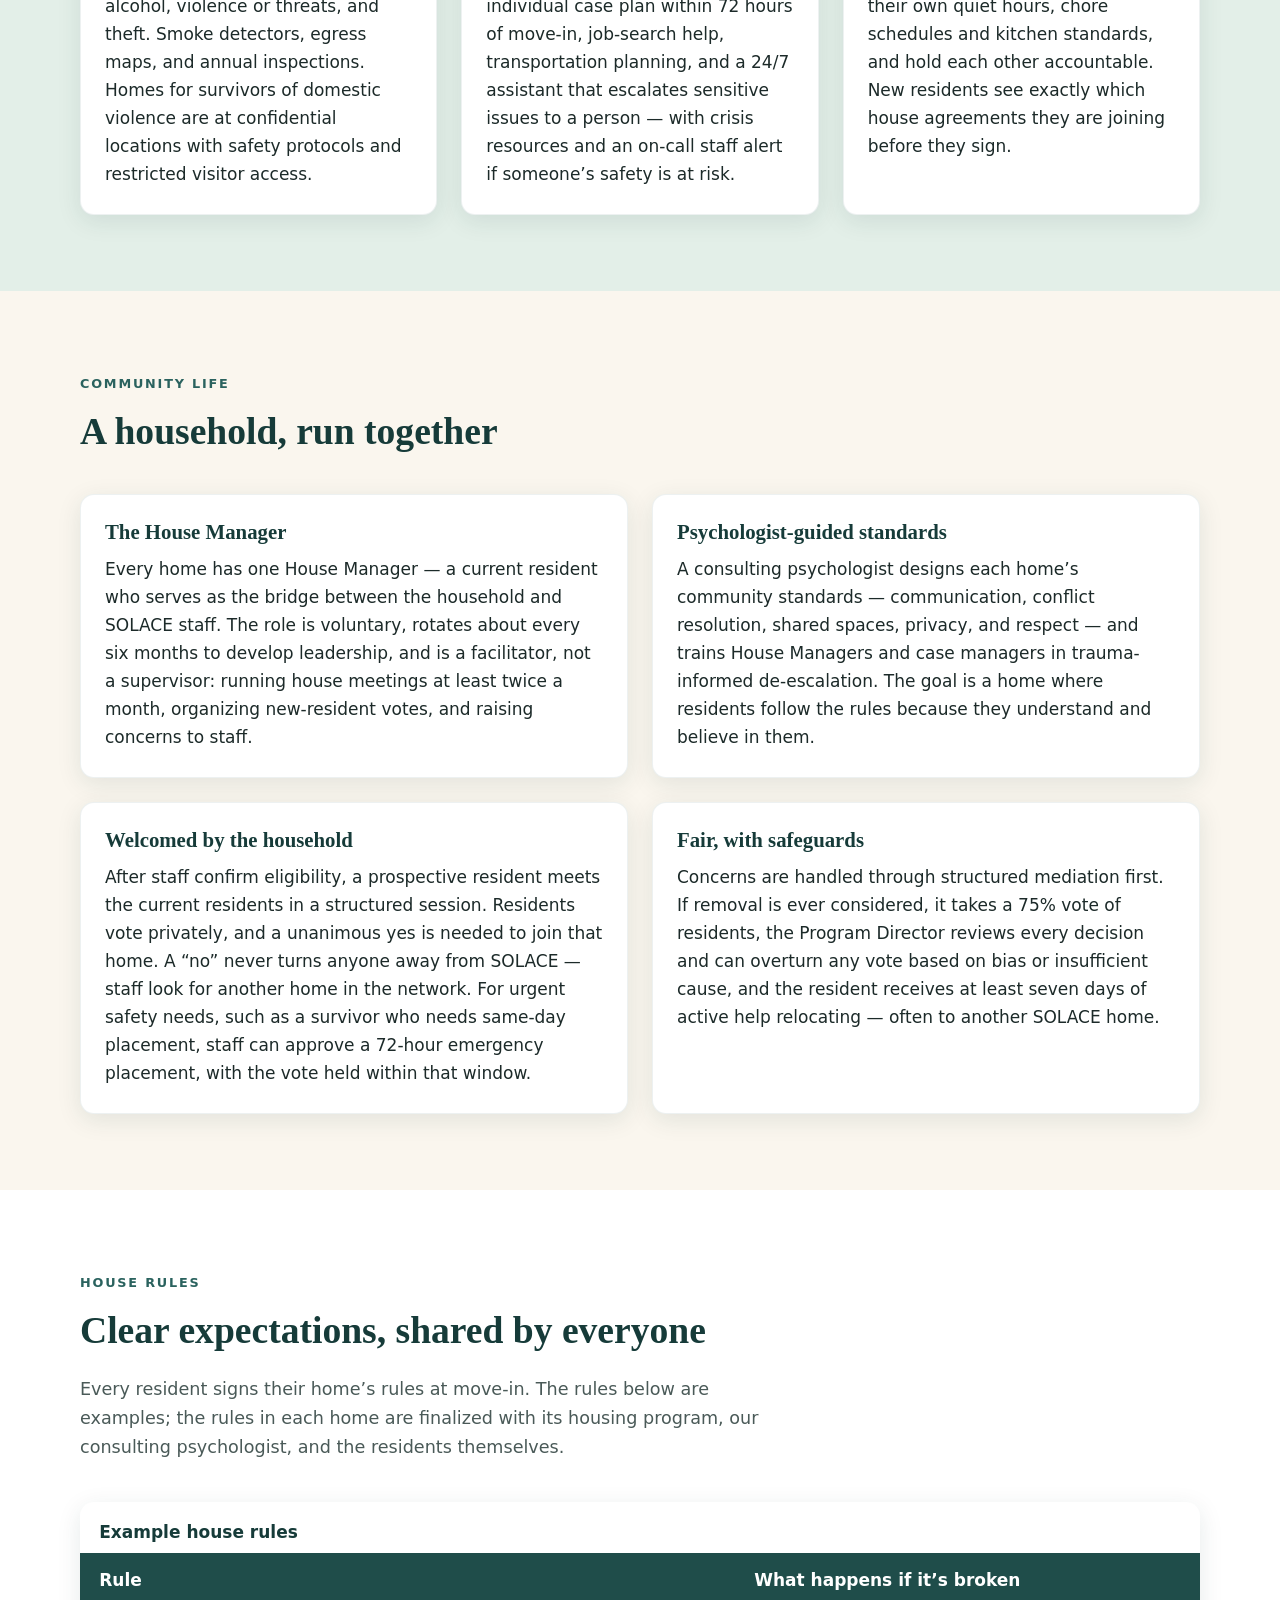
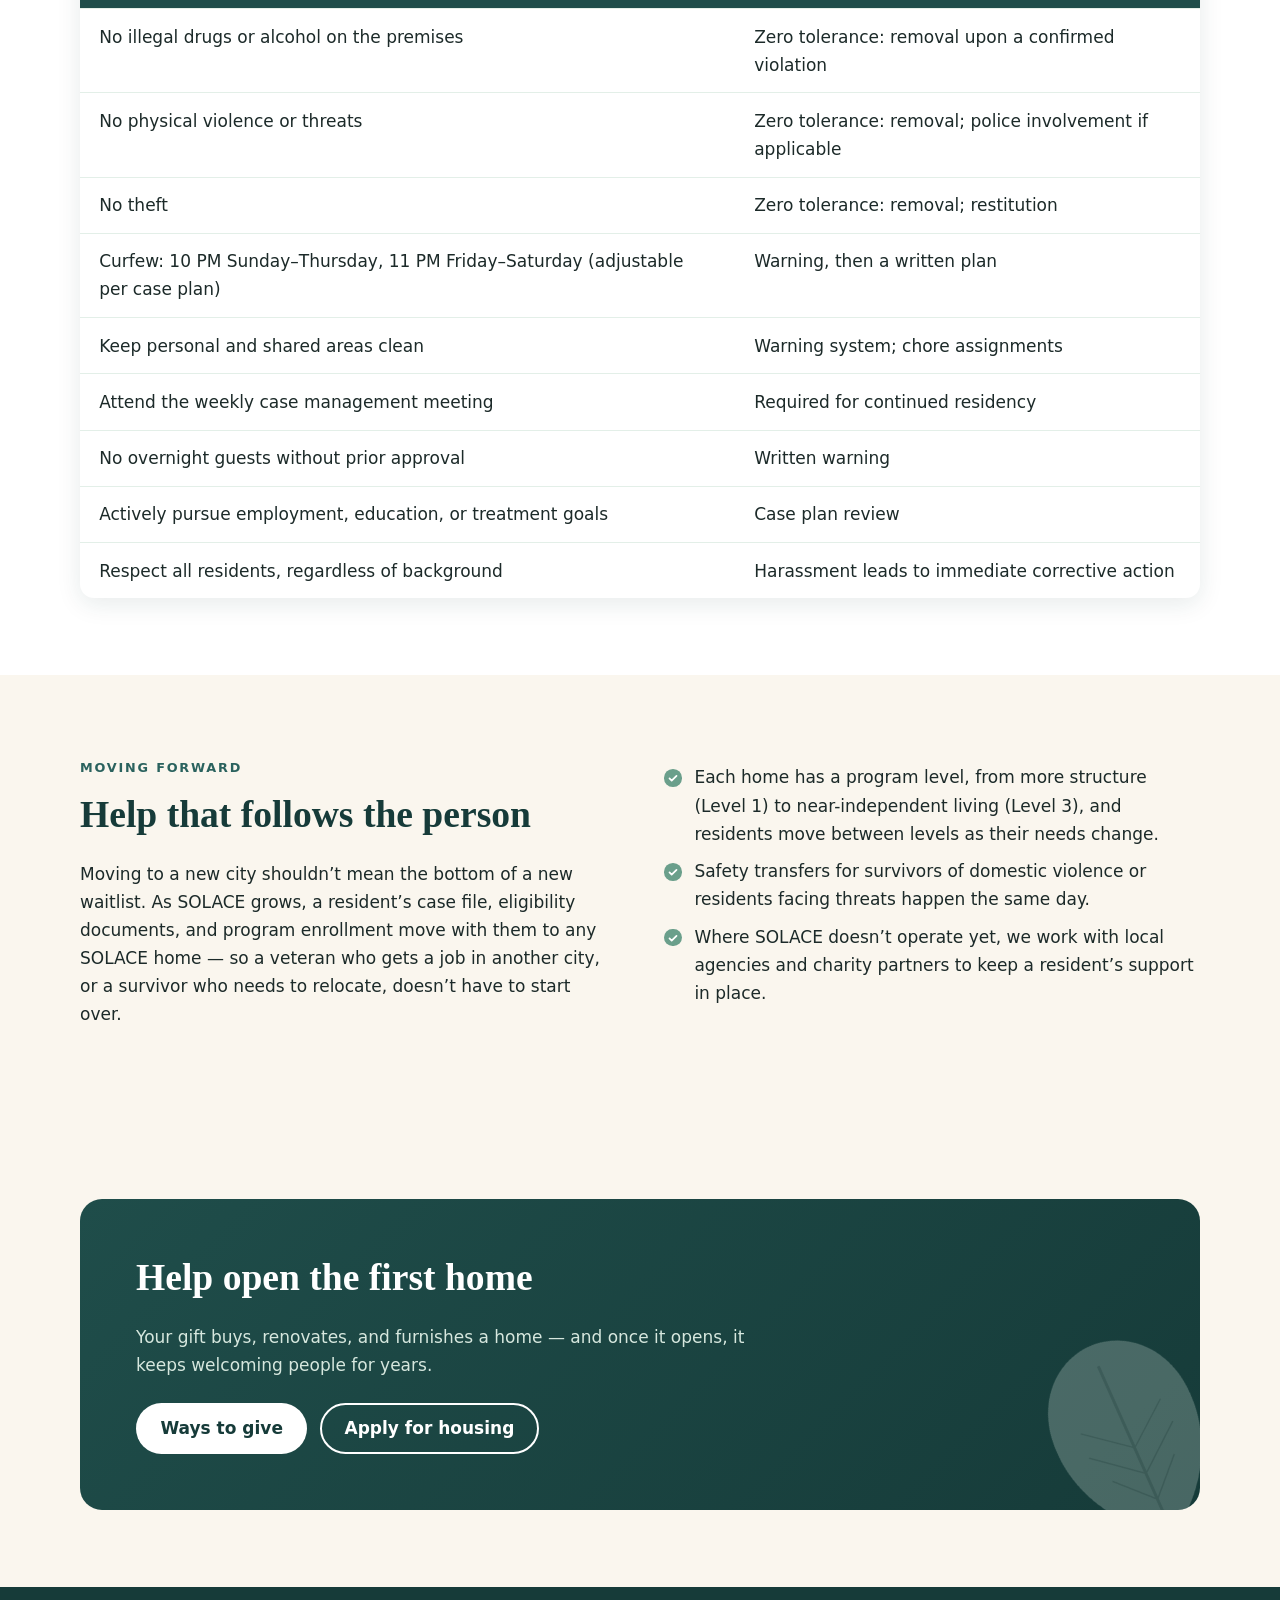
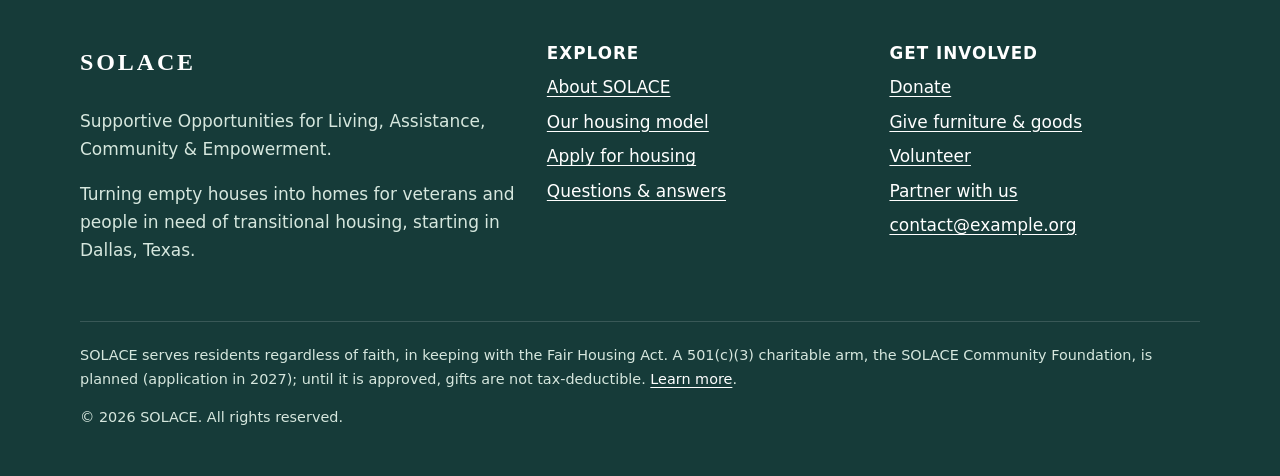
<file: programs.html>
<!DOCTYPE html>
<html lang="en" class="no-js">
<head>
  <meta charset="utf-8">
  <meta name="viewport" content="width=device-width, initial-scale=1">
  <title>Our Model | SOLACE</title>
  <meta name="description" content="How SOLACE homes work: one population per home, safe and supported shared housing, resident-led community, and help that follows the person.">
  <meta name="theme-color" content="#1f4d4a">
  <link rel="canonical" href="https://solacehomes.app/programs.html">
  <link rel="icon" href="images/favicon.svg" type="image/svg+xml">
  <meta property="og:type" content="website">
  <meta property="og:site_name" content="SOLACE">
  <meta property="og:title" content="Our Model | SOLACE">
  <meta property="og:description" content="How SOLACE homes work: one population per home, safe and supported shared housing, resident-led community, and help that follows the person.">
  <meta property="og:url" content="https://solacehomes.app/programs.html">
  <meta name="twitter:card" content="summary">
  <meta name="twitter:title" content="Our Model | SOLACE">
  <meta name="twitter:description" content="How SOLACE homes work: one population per home, safe and supported shared housing, resident-led community, and help that follows the person.">
  <link rel="stylesheet" href="css/styles.css">
  <script src="js/main.js" defer></script>
</head>
<body>
  <a class="skip-link" href="#main">Skip to main content</a>
  <header class="site-header">
    <div class="container header-inner">
      <a class="brand" href="index.html" aria-label="SOLACE home">
        <img src="images/logo-leaf.svg" alt="" width="30" height="38">
        <span><span class="brand-name">SOLACE</span><span class="brand-tag">Transitional housing for veterans &amp; people in need</span></span>
      </a>
      <button class="nav-toggle" type="button" aria-expanded="false" aria-controls="site-nav">
        <span class="nav-toggle-bars" aria-hidden="true"></span><span>Menu</span>
      </button>
      <nav class="site-nav" id="site-nav" aria-label="Main">
        <ul>
          <li><a href="index.html">Home</a></li>
          <li><a href="about.html">About</a></li>
          <li><a href="programs.html" aria-current="page">Our Model</a></li>
          <li class="nav-cta"><a href="get-involved.html">Get Involved</a></li>
          <li><a href="apply.html">Apply for Housing</a></li>
          <li><a href="contact.html">Contact</a></li>
        </ul>
      </nav>
    </div>
  </header>

  <main id="main">
    <section class="page-hero" aria-labelledby="page-title">
      <div class="container">
        <span class="eyebrow">Our model</span>
        <h1 id="page-title">A home, not a shelter</h1>
        <p class="lead">SOLACE homes are ordinary houses in real neighborhoods &mdash; six beds, two to a room &mdash; renovated to safety codes, furnished by our community, and run with the people who live there.</p>
      </div>
      <img class="leaf-deco" src="images/leaf-3.png" alt="" width="240" height="300">
    </section>

    <section class="section" aria-labelledby="pillars-title">
      <div class="container">
        <div class="section-head">
          <span class="eyebrow">How it works</span>
          <h2 id="pillars-title">Match. House. Belong.</h2>
        </div>
        <ol class="steps grid grid-3">
          <li class="card"><span class="step-num" aria-hidden="true">1</span><h3>Match</h3><p>Every applicant receives a personalized list of the assistance programs they may qualify for. We walk them through each application step by step, flag the documents they&rsquo;ll need, and track progress so a case manager can advocate for them.</p></li>
          <li class="card"><span class="step-num" aria-hidden="true">2</span><h3>House</h3><p>Residents move into a renovated six-bed home configured for their program &mdash; inspected and up to code before anyone moves in.</p></li>
          <li class="card"><span class="step-num" aria-hidden="true">3</span><h3>Belong</h3><p>A psychologist-designed community, democratic house governance, and a resident House Manager. People stay because they belong.</p></li>
        </ol>
      </div>
    </section>

    <section class="section section-alt" id="veterans" aria-labelledby="vets-title">
      <div class="container split">
        <div>
          <span class="eyebrow">Serving those who served</span>
          <h2 id="vets-title">Homes for veterans</h2>
          <p>Many homeless veterans are entitled to VA housing support they never receive. A SOLACE veterans home is for veterans only, close to the VA, with help securing the benefits they have earned and a household of people who understand service.</p>
          <p>For veterans, we help connect residents with programs such as VA Grant and Per Diem transitional housing, HUD-VASH vouchers, VA healthcare enrollment, veterans employment services, disability compensation, and referrals to veterans service organizations.</p>
        </div>
        <div class="card card-veteran">
          <svg class="icon" viewBox="0 0 24 24" fill="none" stroke="currentColor" stroke-width="1.8" stroke-linecap="round" stroke-linejoin="round" aria-hidden="true" focusable="false"><path d="M12 3l2.7 5.6 6.1.9-4.4 4.3 1 6.1L12 17l-5.4 2.9 1-6.1L3.2 9.5l6.1-.9z"/></svg>
          <h3>Who a veterans home serves</h3>
          <ul>
            <li>Veterans with a DD-214 or VA verification</li>
            <li>Who are homeless or at risk of homelessness</li>
            <li>Who are sober or in active recovery</li>
          </ul>
          <p>Target stay: 3&ndash;12 months, working toward permanent housing.</p>
          <p>Partners we plan to work with include the VA, American Legion, VFW, and Volunteers of America.</p>
        </div>
      </div>
    </section>

    <section class="section" id="populations" aria-labelledby="pop-title">
      <div class="container">
        <div class="section-head">
          <span class="eyebrow">Who each home serves</span>
          <h2 id="pop-title">One home, one population</h2>
          <p>Each SOLACE home is dedicated to a single group of residents. Every housing program sets its own rules about who may live in a home, what services are provided, and how the space is set up &mdash; a veterans home, a confidential home for survivors, and a reentry home each carry different obligations. Single-population homes let us tailor the environment, staffing, and support to the people in them.</p>
        </div>
        <div class="table-wrap table-stack">
          <table>
            <caption>Housing tracks, eligibility, and target length of stay</caption>
            <thead><tr><th scope="col">Who</th><th scope="col">Who is eligible</th><th scope="col">Target stay</th></tr></thead>
            <tbody>
              <tr><th scope="row">Homeless veterans</th><td data-label="Who is eligible">DD-214 or VA verification; homeless or at risk; sober or in active recovery</td><td data-label="Target stay">3&ndash;12 months</td></tr>
              <tr><th scope="row">Survivors of domestic violence</th><td data-label="Who is eligible">Documented history of domestic violence; safety assessment; referral from a DV hotline or shelter</td><td data-label="Target stay">3&ndash;18 months</td></tr>
              <tr><th scope="row">Returning citizens</th><td data-label="Who is eligible">Single prior conviction only; no sex offenses; released within the past 12 months; parole or probation referral</td><td data-label="Target stay">6&ndash;12 months</td></tr>
              <tr><th scope="row">General transitional housing</th><td data-label="Who is eligible">Income-qualified; homeless or at imminent risk; no active substance abuse</td><td data-label="Target stay">3&ndash;12 months</td></tr>
              <tr><th scope="row">Women-only housing</th><td data-label="Who is eligible">Designated women-only (or women-and-children) homes, never mixed with co-ed housing</td><td data-label="Target stay">1&ndash;12 months, by track</td></tr>
              <tr><th scope="row">Medical family housing</th><td data-label="Who is eligible">Family members supporting a loved one during a hospital stay or treatment</td><td data-label="Target stay">Duration of treatment</td></tr>
            </tbody>
          </table>
        </div>
        <p class="fineprint mt-1">Our first home will serve one of these groups, depending on which housing program opens first. Recent graduates facing housing instability are an emerging group we also plan to serve. Home health and hospice care settings are future programs planned for 2029 and beyond.</p>
      </div>
    </section>

    <section class="section section-sage" aria-labelledby="support-title">
      <div class="container">
        <div class="section-head">
          <span class="eyebrow">Support in every home</span>
          <h2 id="support-title">Safe, supported, self-determined</h2>
        </div>
        <div class="grid grid-3">
          <div class="card"><svg class="icon" viewBox="0 0 24 24" fill="none" stroke="currentColor" stroke-width="1.8" stroke-linecap="round" stroke-linejoin="round" aria-hidden="true" focusable="false"><path d="M12 3l8 3v6c0 5-3.5 8-8 9-4.5-1-8-4-8-9V6z"/><path d="M9 12l2 2 4-4"/></svg><h3>Safe</h3><p>Zero tolerance for illegal drugs or alcohol, violence or threats, and theft. Smoke detectors, egress maps, and annual inspections. Homes for survivors of domestic violence are at confidential locations with safety protocols and restricted visitor access.</p></div>
          <div class="card"><svg class="icon" viewBox="0 0 24 24" fill="none" stroke="currentColor" stroke-width="1.8" stroke-linecap="round" stroke-linejoin="round" aria-hidden="true" focusable="false"><circle cx="12" cy="12" r="9"/><path d="M15.5 8.5l-2 5-5 2 2-5z"/></svg><h3>Supported</h3><p>Weekly case management, an individual case plan within 72 hours of move-in, job-search help, transportation planning, and a 24/7 assistant that escalates sensitive issues to a person &mdash; with crisis resources and an on-call staff alert if someone&rsquo;s safety is at risk.</p></div>
          <div class="card"><svg class="icon" viewBox="0 0 24 24" fill="none" stroke="currentColor" stroke-width="1.8" stroke-linecap="round" stroke-linejoin="round" aria-hidden="true" focusable="false"><circle cx="9" cy="8" r="3"/><circle cx="17" cy="9" r="2.5"/><path d="M3 20c0-3.3 2.7-6 6-6s6 2.7 6 6"/><path d="M15 14.5c2.8 0 5 2.2 5 5"/></svg><h3>Self-determined</h3><p>Residents vote on who joins, set their own quiet hours, chore schedules and kitchen standards, and hold each other accountable. New residents see exactly which house agreements they are joining before they sign.</p></div>
        </div>
      </div>
    </section>

    <section class="section" aria-labelledby="community-title">
      <div class="container">
        <div class="section-head">
          <span class="eyebrow">Community life</span>
          <h2 id="community-title">A household, run together</h2>
        </div>
        <div class="grid grid-2">
          <div class="card">
            <h3>The House Manager</h3>
            <p>Every home has one House Manager &mdash; a current resident who serves as the bridge between the household and SOLACE staff. The role is voluntary, rotates about every six months to develop leadership, and is a facilitator, not a supervisor: running house meetings at least twice a month, organizing new-resident votes, and raising concerns to staff.</p>
          </div>
          <div class="card">
            <h3>Psychologist-guided standards</h3>
            <p>A consulting psychologist designs each home&rsquo;s community standards &mdash; communication, conflict resolution, shared spaces, privacy, and respect &mdash; and trains House Managers and case managers in trauma-informed de-escalation. The goal is a home where residents follow the rules because they understand and believe in them.</p>
          </div>
          <div class="card">
            <h3>Welcomed by the household</h3>
            <p>After staff confirm eligibility, a prospective resident meets the current residents in a structured session. Residents vote privately, and a unanimous yes is needed to join that home. A &ldquo;no&rdquo; never turns anyone away from SOLACE &mdash; staff look for another home in the network. For urgent safety needs, such as a survivor who needs same-day placement, staff can approve a 72-hour emergency placement, with the vote held within that window.</p>
          </div>
          <div class="card">
            <h3>Fair, with safeguards</h3>
            <p>Concerns are handled through structured mediation first. If removal is ever considered, it takes a 75% vote of residents, the Program Director reviews every decision and can overturn any vote based on bias or insufficient cause, and the resident receives at least seven days of active help relocating &mdash; often to another SOLACE home.</p>
          </div>
        </div>
      </div>
    </section>

    <section class="section section-alt" aria-labelledby="rules-title">
      <div class="container">
        <div class="section-head">
          <span class="eyebrow">House rules</span>
          <h2 id="rules-title">Clear expectations, shared by everyone</h2>
          <p>Every resident signs their home&rsquo;s rules at move-in. The rules below are examples; the rules in each home are finalized with its housing program, our consulting psychologist, and the residents themselves.</p>
        </div>
        <div class="table-wrap table-stack">
          <table>
            <caption>Example house rules</caption>
            <thead><tr><th scope="col">Rule</th><th scope="col">What happens if it&rsquo;s broken</th></tr></thead>
            <tbody>
              <tr><td data-label="Rule">No illegal drugs or alcohol on the premises</td><td data-label="If it&rsquo;s broken">Zero tolerance: removal upon a confirmed violation</td></tr>
              <tr><td data-label="Rule">No physical violence or threats</td><td data-label="If it&rsquo;s broken">Zero tolerance: removal; police involvement if applicable</td></tr>
              <tr><td data-label="Rule">No theft</td><td data-label="If it&rsquo;s broken">Zero tolerance: removal; restitution</td></tr>
              <tr><td data-label="Rule">Curfew: 10 PM Sunday&ndash;Thursday, 11 PM Friday&ndash;Saturday (adjustable per case plan)</td><td data-label="If it&rsquo;s broken">Warning, then a written plan</td></tr>
              <tr><td data-label="Rule">Keep personal and shared areas clean</td><td data-label="If it&rsquo;s broken">Warning system; chore assignments</td></tr>
              <tr><td data-label="Rule">Attend the weekly case management meeting</td><td data-label="If it&rsquo;s broken">Required for continued residency</td></tr>
              <tr><td data-label="Rule">No overnight guests without prior approval</td><td data-label="If it&rsquo;s broken">Written warning</td></tr>
              <tr><td data-label="Rule">Actively pursue employment, education, or treatment goals</td><td data-label="If it&rsquo;s broken">Case plan review</td></tr>
              <tr><td data-label="Rule">Respect all residents, regardless of background</td><td data-label="If it&rsquo;s broken">Harassment leads to immediate corrective action</td></tr>
            </tbody>
          </table>
        </div>
      </div>
    </section>

    <section class="section" aria-labelledby="mobility-title">
      <div class="container split">
        <div>
          <span class="eyebrow">Moving forward</span>
          <h2 id="mobility-title">Help that follows the person</h2>
          <p>Moving to a new city shouldn&rsquo;t mean the bottom of a new waitlist. As SOLACE grows, a resident&rsquo;s case file, eligibility documents, and program enrollment move with them to any SOLACE home &mdash; so a veteran who gets a job in another city, or a survivor who needs to relocate, doesn&rsquo;t have to start over.</p>
        </div>
        <ul class="checklist">
          <li>Each home has a program level, from more structure (Level 1) to near-independent living (Level 3), and residents move between levels as their needs change.</li>
          <li>Safety transfers for survivors of domestic violence or residents facing threats happen the same day.</li>
          <li>Where SOLACE doesn&rsquo;t operate yet, we work with local agencies and charity partners to keep a resident&rsquo;s support in place.</li>
        </ul>
      </div>
    </section>

    <section class="section">
      <div class="container">
        <div class="cta-band">
          <h2>Help open the first home</h2>
          <p>Your gift buys, renovates, and furnishes a home &mdash; and once it opens, it keeps welcoming people for years.</p>
          <div class="btn-row"><a class="btn btn-light" href="get-involved.html">Ways to give</a><a class="btn btn-outline-light" href="apply.html">Apply for housing</a></div>
          <img class="leaf-deco" src="images/leaf-4.png" alt="" width="240" height="300">
        </div>
      </div>
    </section>

  </main>

  <footer class="site-footer">
    <div class="container">
      <div class="footer-grid">
        <div>
          <p class="footer-brand">SOLACE</p>
          <p>Supportive Opportunities for Living, Assistance, Community &amp; Empowerment.</p>
          <p>Turning empty houses into homes for veterans and people in need of transitional housing, starting in Dallas, Texas.</p>
        </div>
        <div>
          <h2>Explore</h2>
          <ul>
            <li><a href="about.html">About SOLACE</a></li>
            <li><a href="programs.html">Our housing model</a></li>
            <li><a href="apply.html">Apply for housing</a></li>
            <li><a href="contact.html#faq">Questions &amp; answers</a></li>
          </ul>
        </div>
        <div>
          <h2>Get involved</h2>
          <ul>
            <li><a href="get-involved.html#donate">Donate</a></li>
            <li><a href="get-involved.html#give-items">Give furniture &amp; goods</a></li>
            <li><a href="get-involved.html#volunteer">Volunteer</a></li>
            <li><a href="get-involved.html#partner">Partner with us</a></li>
            <!-- TODO: replace with the real contact email address -->
            <li><a href="mailto:contact@example.org">contact@example.org</a></li>
          </ul>
        </div>
      </div>
      <div class="footer-bottom">
        <p>SOLACE serves residents regardless of faith, in keeping with the Fair Housing Act. A 501(c)(3) charitable arm, the SOLACE Community Foundation, is planned (application in 2027); until it is approved, gifts are not tax-deductible. <a href="contact.html#faq">Learn more</a>.</p>
        <p>&copy; <span id="year">2026</span> SOLACE. All rights reserved.</p>
      </div>
    </div>
  </footer>
</body>
</html>
</file>
<file: css/styles.css>
/* SOLACE — site styles. Plain CSS, no build step. */
:root {
  --teal-900: #163b39;
  --teal-800: #1f4d4a;
  --teal-700: #2a625e;
  --sage-500: #6a9f8b;
  --sage-300: #a9c9b5;
  --sage-100: #e3efe8;
  --cream: #faf6ee;
  --sand: #f1e9da;
  --ink: #1c2a29;
  --muted: #4a5a58;
  --accent: #a3502b;      /* terracotta, white text ≈ 5.6:1 */
  --accent-dark: #7f3d20;
  --white: #ffffff;
  --radius: 14px;
  --shadow: 0 6px 24px rgba(22, 59, 57, 0.10);
  --max: 1120px;
  --serif: "Iowan Old Style", "Palatino Linotype", Palatino, "Book Antiqua", Georgia, "Times New Roman", serif;
  --sans: system-ui, -apple-system, "Segoe UI", Roboto, "Helvetica Neue", Arial, sans-serif;
}

*, *::before, *::after { box-sizing: border-box; }
html { scroll-behavior: smooth; }
@media (prefers-reduced-motion: reduce) { html { scroll-behavior: auto; } * { transition: none !important; } }

body {
  margin: 0;
  font-family: var(--sans);
  font-size: 1.0625rem;
  line-height: 1.65;
  color: var(--ink);
  background: var(--cream);
}
img, svg { max-width: 100%; height: auto; }
h1, h2, h3, h4 { font-family: var(--serif); color: var(--teal-900); line-height: 1.2; margin: 0 0 .6em; }
h1 { font-size: clamp(2.1rem, 4.5vw, 3.4rem); letter-spacing: -0.01em; }
h2 { font-size: clamp(1.65rem, 3vw, 2.35rem); }
h3 { font-size: 1.3rem; }
p { margin: 0 0 1em; }
a { color: var(--teal-700); text-underline-offset: 3px; }
a:hover { color: var(--accent-dark); }
:focus-visible { outline: 3px solid var(--accent); outline-offset: 3px; border-radius: 4px; }

.container { width: min(100% - 2.5rem, var(--max)); margin-inline: auto; }
.narrow { max-width: 760px; }
.center { text-align: center; }
.center .narrow, .narrow.center { margin-inline: auto; }

.skip-link {
  position: absolute; left: 1rem; top: -100px; z-index: 100;
  background: var(--teal-900); color: var(--white); padding: .6rem 1rem; border-radius: 8px;
}
.skip-link:focus { top: 1rem; color: var(--white); }

.visually-hidden {
  position: absolute !important; width: 1px; height: 1px; padding: 0; margin: -1px;
  overflow: hidden; clip: rect(0 0 0 0); white-space: nowrap; border: 0;
}

/* ---------- Header / nav ---------- */
.site-header {
  position: sticky; top: 0; z-index: 50;
  background: rgba(250, 246, 238, 0.96);
  backdrop-filter: saturate(1.2) blur(6px);
  border-bottom: 1px solid rgba(31, 77, 74, 0.12);
}
.header-inner { display: flex; align-items: center; justify-content: space-between; gap: 1rem; min-height: 72px; }
.brand { display: inline-flex; align-items: center; gap: .6rem; text-decoration: none; color: var(--teal-900); }
.brand img { width: 30px; height: 38px; }
.brand-name { font-family: var(--serif); font-size: 1.55rem; font-weight: 700; letter-spacing: .12em; }
.brand-tag { display: block; font-size: .72rem; letter-spacing: .02em; color: var(--muted); font-family: var(--sans); font-weight: 400; line-height: 1.2; }

.nav-toggle {
  display: none; align-items: center; gap: .5rem;
  background: transparent; border: 2px solid var(--teal-800); color: var(--teal-900);
  border-radius: 999px; padding: .45rem .9rem; font: inherit; font-weight: 600; cursor: pointer;
}
.nav-toggle-bars, .nav-toggle-bars::before, .nav-toggle-bars::after {
  display: block; width: 18px; height: 2px; background: currentColor; position: relative; content: "";
}
.nav-toggle-bars::before { position: absolute; top: -6px; }
.nav-toggle-bars::after { position: absolute; top: 6px; }

.site-nav ul { list-style: none; margin: 0; padding: 0; display: flex; align-items: center; gap: .25rem; }
.site-nav a {
  display: block; padding: .5rem .8rem; border-radius: 8px; text-decoration: none;
  color: var(--ink); font-weight: 500;
}
.site-nav a:hover { background: var(--sage-100); color: var(--teal-900); }
.site-nav a[aria-current="page"] { color: var(--teal-900); box-shadow: inset 0 -3px 0 var(--sage-500); border-radius: 8px 8px 0 0; }
.site-nav .nav-cta a { background: var(--accent); color: var(--white); margin-left: .4rem; }
.site-nav .nav-cta a:hover { background: var(--accent-dark); color: var(--white); }
.site-nav .nav-cta a[aria-current="page"] { box-shadow: none; border-radius: 8px; }

@media (max-width: 900px) {
  .js .nav-toggle { display: inline-flex; }
  .js .site-nav { display: none; position: absolute; left: 0; right: 0; top: 100%;
    background: var(--cream); border-bottom: 1px solid rgba(31,77,74,.15); box-shadow: var(--shadow); }
  .js .site-nav.open { display: block; }
  .site-nav ul { flex-direction: column; align-items: stretch; padding: .75rem 1.25rem 1.25rem; gap: .15rem; }
  .no-js .site-nav ul { flex-wrap: wrap; flex-direction: row; padding: 0 0 .75rem; }
  .no-js .header-inner { flex-wrap: wrap; }
  .site-nav a { padding: .8rem .9rem; }
  .site-nav .nav-cta a { margin: .4rem 0 0; text-align: center; }
  .site-nav a[aria-current="page"] { box-shadow: inset 4px 0 0 var(--sage-500); border-radius: 0 8px 8px 0; }
}

/* ---------- Buttons ---------- */
.btn {
  display: inline-block; padding: .85rem 1.4rem; border-radius: 999px; font-weight: 600;
  text-decoration: none; border: 2px solid transparent; cursor: pointer; font: inherit; font-weight: 600;
  line-height: 1.2; text-align: center;
}
.btn-primary { background: var(--accent); color: var(--white); }
.btn-primary:hover { background: var(--accent-dark); color: var(--white); }
.btn-secondary { background: transparent; color: var(--teal-900); border-color: var(--teal-800); }
.btn-secondary:hover { background: var(--teal-800); color: var(--white); }
.btn-light { background: var(--white); color: var(--teal-900); }
.btn-light:hover { background: var(--sage-100); color: var(--teal-900); }
.btn-outline-light { border-color: var(--white); color: var(--white); background: transparent; }
.btn-outline-light:hover { background: var(--white); color: var(--teal-900); }
.btn-row { display: flex; flex-wrap: wrap; gap: .8rem; margin-top: 1.5rem; }
.center .btn-row { justify-content: center; }

/* ---------- Hero ---------- */
.hero {
  position: relative; overflow: hidden;
  background:
    radial-gradient(1200px 500px at 85% 10%, rgba(169, 201, 181, .45), transparent 60%),
    linear-gradient(180deg, var(--sand), var(--cream));
  padding: clamp(3rem, 7vw, 6rem) 0 clamp(3rem, 6vw, 5rem);
}
.hero-grid { display: grid; grid-template-columns: 1.15fr .85fr; gap: 3rem; align-items: center; }
.eyebrow {
  display: inline-block; font-size: .8rem; font-weight: 700; letter-spacing: .14em; text-transform: uppercase;
  color: var(--teal-700); margin-bottom: .9rem;
}
.lead { font-size: clamp(1.1rem, 1.8vw, 1.3rem); color: var(--muted); max-width: 40ch; }
.hero-art { position: relative; }
.hero-art svg, .hero-art img { display: block; width: 100%; max-width: 440px; margin-inline: auto; filter: drop-shadow(0 18px 30px rgba(22,59,57,.15)); }
.hero-note { font-size: .92rem; color: var(--muted); margin-top: 1.25rem; }

.page-hero {
  background: linear-gradient(180deg, var(--sand), var(--cream));
  padding: clamp(2.5rem, 6vw, 4.5rem) 0 clamp(2rem, 4vw, 3rem);
  position: relative; overflow: hidden;
}
.page-hero .lead { max-width: 60ch; }
.page-hero .leaf-deco { position: absolute; right: 4%; top: 50%; transform: translateY(-50%) rotate(18deg); width: 120px; opacity: .55; }

/* ---------- Sections ---------- */
section { scroll-margin-top: 90px; }
.section { padding: clamp(3rem, 6vw, 5.5rem) 0; }
.section-alt { background: var(--white); }
.section-sage { background: var(--sage-100); }
.section-dark { background: var(--teal-900); color: #eef5f1; }
.section-dark h2, .section-dark h3 { color: var(--white); }
.section-dark a { color: #d9ece2; }
.section-head { max-width: 720px; margin-bottom: 2.5rem; }
.section-head.center { margin-inline: auto; }
.section-head p { color: var(--muted); font-size: 1.1rem; }
.section-dark .section-head p { color: #cfe1d8; }
.section-dark .eyebrow { color: var(--sage-300); }

.grid { display: grid; gap: 1.5rem; }
.grid-2 { grid-template-columns: repeat(2, minmax(0, 1fr)); }
.grid-3 { grid-template-columns: repeat(3, minmax(0, 1fr)); }
.grid-4 { grid-template-columns: repeat(4, minmax(0, 1fr)); }

.card {
  background: var(--white); border-radius: var(--radius); padding: 1.6rem 1.5rem;
  box-shadow: var(--shadow); border: 1px solid rgba(31, 77, 74, 0.08);
}
.section-alt .card { background: var(--cream); box-shadow: none; }
.card h3 { margin-bottom: .45em; }
.card p:last-child, .card ul:last-child { margin-bottom: 0; }
.card .icon { display: block; width: 44px; height: 44px; margin-bottom: .9rem; color: var(--teal-700); }
.card-featured { border-top: 5px solid var(--accent); }
.card-veteran { background: var(--teal-800); color: #eef5f1; border: 0; }
.card-veteran h3 { color: var(--white); }
.card-veteran .icon { color: var(--sage-300); }
.tag {
  display: inline-block; font-size: .75rem; font-weight: 700; letter-spacing: .06em; text-transform: uppercase;
  background: var(--sage-100); color: var(--teal-900); padding: .2rem .6rem; border-radius: 999px; margin-bottom: .7rem;
}
.card-veteran .tag { background: rgba(255,255,255,.15); color: var(--white); }

.steps { counter-reset: step; list-style: none; padding: 0; margin: 0; }
.steps > li { counter-increment: step; position: relative; }
.step-num {
  display: inline-grid; place-items: center; width: 2.6rem; height: 2.6rem; border-radius: 50%;
  background: var(--teal-800); color: var(--white); font-family: var(--serif); font-weight: 700; font-size: 1.2rem;
  margin-bottom: .8rem;
}
.timeline { list-style: none; margin: 0; padding: 0; border-left: 3px solid var(--sage-300); }
.timeline li { position: relative; padding: 0 0 1.6rem 1.6rem; }
.timeline li::before {
  content: ""; position: absolute; left: -10px; top: .35rem; width: 17px; height: 17px; border-radius: 50%;
  background: var(--cream); border: 3px solid var(--teal-700);
}
.timeline strong { display: block; font-family: var(--serif); color: var(--teal-900); font-size: 1.15rem; }

.stat { text-align: left; }
.stat-number { display: block; font-family: var(--serif); font-size: clamp(2.2rem, 4vw, 3rem); font-weight: 700; color: var(--teal-800); line-height: 1.05; }
.section-dark .stat-number { color: var(--white); }
.stat-label { display: block; color: var(--muted); margin-top: .35rem; }
.section-dark .stat-label { color: #cfe1d8; }

.split { display: grid; grid-template-columns: 1fr 1fr; gap: 3rem; align-items: center; }
.checklist { list-style: none; padding: 0; margin: 0 0 1em; }
.checklist li { position: relative; padding-left: 1.9rem; margin-bottom: .6rem; }
.checklist li::before {
  content: ""; position: absolute; left: 0; top: .35em; width: 1.1rem; height: 1.1rem; border-radius: 50%;
  background: var(--sage-500) url("data:image/svg+xml,%3Csvg xmlns='http://www.w3.org/2000/svg' viewBox='0 0 16 16'%3E%3Cpath d='M4 8.5l2.5 2.5L12 5.5' fill='none' stroke='white' stroke-width='2' stroke-linecap='round' stroke-linejoin='round'/%3E%3C/svg%3E") center/80% no-repeat;
}

blockquote.quote {
  margin: 0; font-family: var(--serif); font-size: clamp(1.4rem, 2.6vw, 2rem); line-height: 1.35; color: var(--teal-900);
}
.section-dark blockquote.quote { color: var(--white); }
.quote-cite { display: block; margin-top: 1rem; font-family: var(--sans); font-size: 1rem; font-style: normal; color: var(--muted); }
.section-dark .quote-cite { color: #cfe1d8; }

.vignette { border-left: 4px solid var(--accent); padding-left: 1.1rem; }
.fineprint { font-size: .9rem; color: var(--muted); }
.section-dark .fineprint { color: #cfe1d8; }
.notice {
  background: var(--sand); border-left: 5px solid var(--accent); padding: 1rem 1.2rem; border-radius: 0 var(--radius) var(--radius) 0;
}
.notice p:last-child { margin: 0; }
.notice-safety { background: #fff4ec; }

/* Tables */
.table-wrap { overflow-x: auto; border-radius: var(--radius); box-shadow: var(--shadow); background: var(--white); }
table { width: 100%; border-collapse: collapse; min-width: 560px; }
caption { text-align: left; padding: 1rem 1.2rem .4rem; font-weight: 700; color: var(--teal-900); }
th, td { text-align: left; padding: .85rem 1.2rem; border-bottom: 1px solid var(--sage-100); vertical-align: top; }
thead th { background: var(--teal-800); color: var(--white); font-weight: 600; }
tbody tr:last-child td, tbody tr:last-child th { border-bottom: 0; }
tbody th { font-weight: 600; color: var(--teal-900); }

/* Gift tiers */
.tiers { display: grid; grid-template-columns: repeat(3, minmax(0, 1fr)); gap: 1rem; }
.tier { background: var(--white); border-radius: var(--radius); padding: 1.3rem; border: 1px solid rgba(31,77,74,.1); }
.tier-amount { font-family: var(--serif); font-size: 1.9rem; font-weight: 700; color: var(--accent-dark); display: block; }

/* Forms */
form .field { margin-bottom: 1.1rem; }
label { display: block; font-weight: 600; margin-bottom: .35rem; color: var(--teal-900); }
.hint { display: block; font-weight: 400; font-size: .9rem; color: var(--muted); }
input[type="text"], input[type="email"], input[type="tel"], select, textarea {
  width: 100%; font: inherit; padding: .75rem .9rem; border-radius: 10px;
  border: 2px solid #b9cbc3; background: var(--white); color: var(--ink);
}
input:focus, select:focus, textarea:focus { border-color: var(--teal-700); outline: 3px solid rgba(42, 98, 94, .25); outline-offset: 0; }
textarea { min-height: 140px; resize: vertical; }
fieldset { border: 0; padding: 0; margin: 0 0 1.1rem; }
legend { font-weight: 600; color: var(--teal-900); margin-bottom: .4rem; }
.radio-row { display: flex; flex-wrap: wrap; gap: .5rem 1.2rem; }
.radio-row label { display: inline-flex; align-items: center; gap: .4rem; font-weight: 400; color: var(--ink); }
.form-status { margin-top: 1rem; }
.form-status:empty { display: none; }

/* CTA band */
.cta-band { background: linear-gradient(135deg, var(--teal-800), var(--teal-900)); color: #eef5f1; border-radius: 22px; padding: clamp(2rem, 5vw, 3.5rem); position: relative; overflow: hidden; }
.cta-band h2 { color: var(--white); }
.cta-band p { color: #d6e7de; max-width: 60ch; }
.cta-band .leaf-deco { position: absolute; right: -20px; bottom: -40px; width: 180px; opacity: .25; transform: rotate(-24deg); }

/* Footer */
.site-footer { background: var(--teal-900); color: #d6e7de; padding: 3.5rem 0 2rem; margin-top: 0; }
.site-footer a { color: var(--white); }
.site-footer h2 { font-size: 1.05rem; color: var(--white); font-family: var(--sans); letter-spacing: .06em; text-transform: uppercase; }
.footer-grid { display: grid; grid-template-columns: 1.4fr 1fr 1fr; gap: 2rem; }
.footer-grid ul { list-style: none; padding: 0; margin: 0; }
.footer-grid li { margin-bottom: .4rem; }
.footer-brand { font-family: var(--serif); font-size: 1.5rem; letter-spacing: .12em; color: var(--white); font-weight: 700; }
.footer-bottom { border-top: 1px solid rgba(255,255,255,.15); margin-top: 2.5rem; padding-top: 1.4rem; font-size: .9rem; }

/* Responsive */
@media (max-width: 960px) {
  .grid-4 { grid-template-columns: repeat(2, minmax(0, 1fr)); }
  .grid-3 { grid-template-columns: repeat(2, minmax(0, 1fr)); }
  .tiers { grid-template-columns: repeat(2, minmax(0, 1fr)); }
}
@media (max-width: 820px) {
  .hero-grid, .split { grid-template-columns: 1fr; gap: 2rem; }
  .hero-art svg, .hero-art img { max-width: 320px; }
  .footer-grid { grid-template-columns: 1fr; }
}
@media (max-width: 600px) {
  .grid-2, .grid-3, .grid-4, .tiers { grid-template-columns: 1fr; }
  .brand-tag { display: none; }
  .btn-row .btn { width: 100%; }
  .page-hero .leaf-deco { display: none; }
  .hero-art svg, .hero-art img { max-width: 240px; }
  .hero { padding-top: 2.25rem; }
  body { font-size: 1rem; }
}
@media print {
  .site-header, .nav-toggle, .cta-band, .site-footer { display: none; }
  body { background: #fff; }
}

.pull { font-family: var(--serif); font-size: clamp(1.3rem, 2.4vw, 1.6rem); color: var(--teal-900); margin-top: 1.5rem; }
.mt-1 { margin-top: 1rem; } .mt-2 { margin-top: 1.5rem; } .mt-3 { margin-top: 2rem; }
.h-sm { font-size: 1.3rem; }

/* Stack tables into cards on small screens */
@media (max-width: 640px) {
  .table-stack { overflow: visible; }
  .table-stack table { min-width: 0; }
  .table-stack thead { position: absolute; width: 1px; height: 1px; overflow: hidden; clip: rect(0 0 0 0); }
  .table-stack tr { display: block; padding: .9rem 1.1rem; border-bottom: 1px solid var(--sage-100); }
  .table-stack th, .table-stack td { display: block; padding: .2rem 0; border: 0; }
  .table-stack tbody th { font-size: 1.05rem; margin-bottom: .2rem; }
  .table-stack td[data-label]::before { content: attr(data-label) ": "; font-weight: 600; color: var(--teal-800); }
  .table-stack tbody tr:last-child { border-bottom: 0; }
}
</file>
